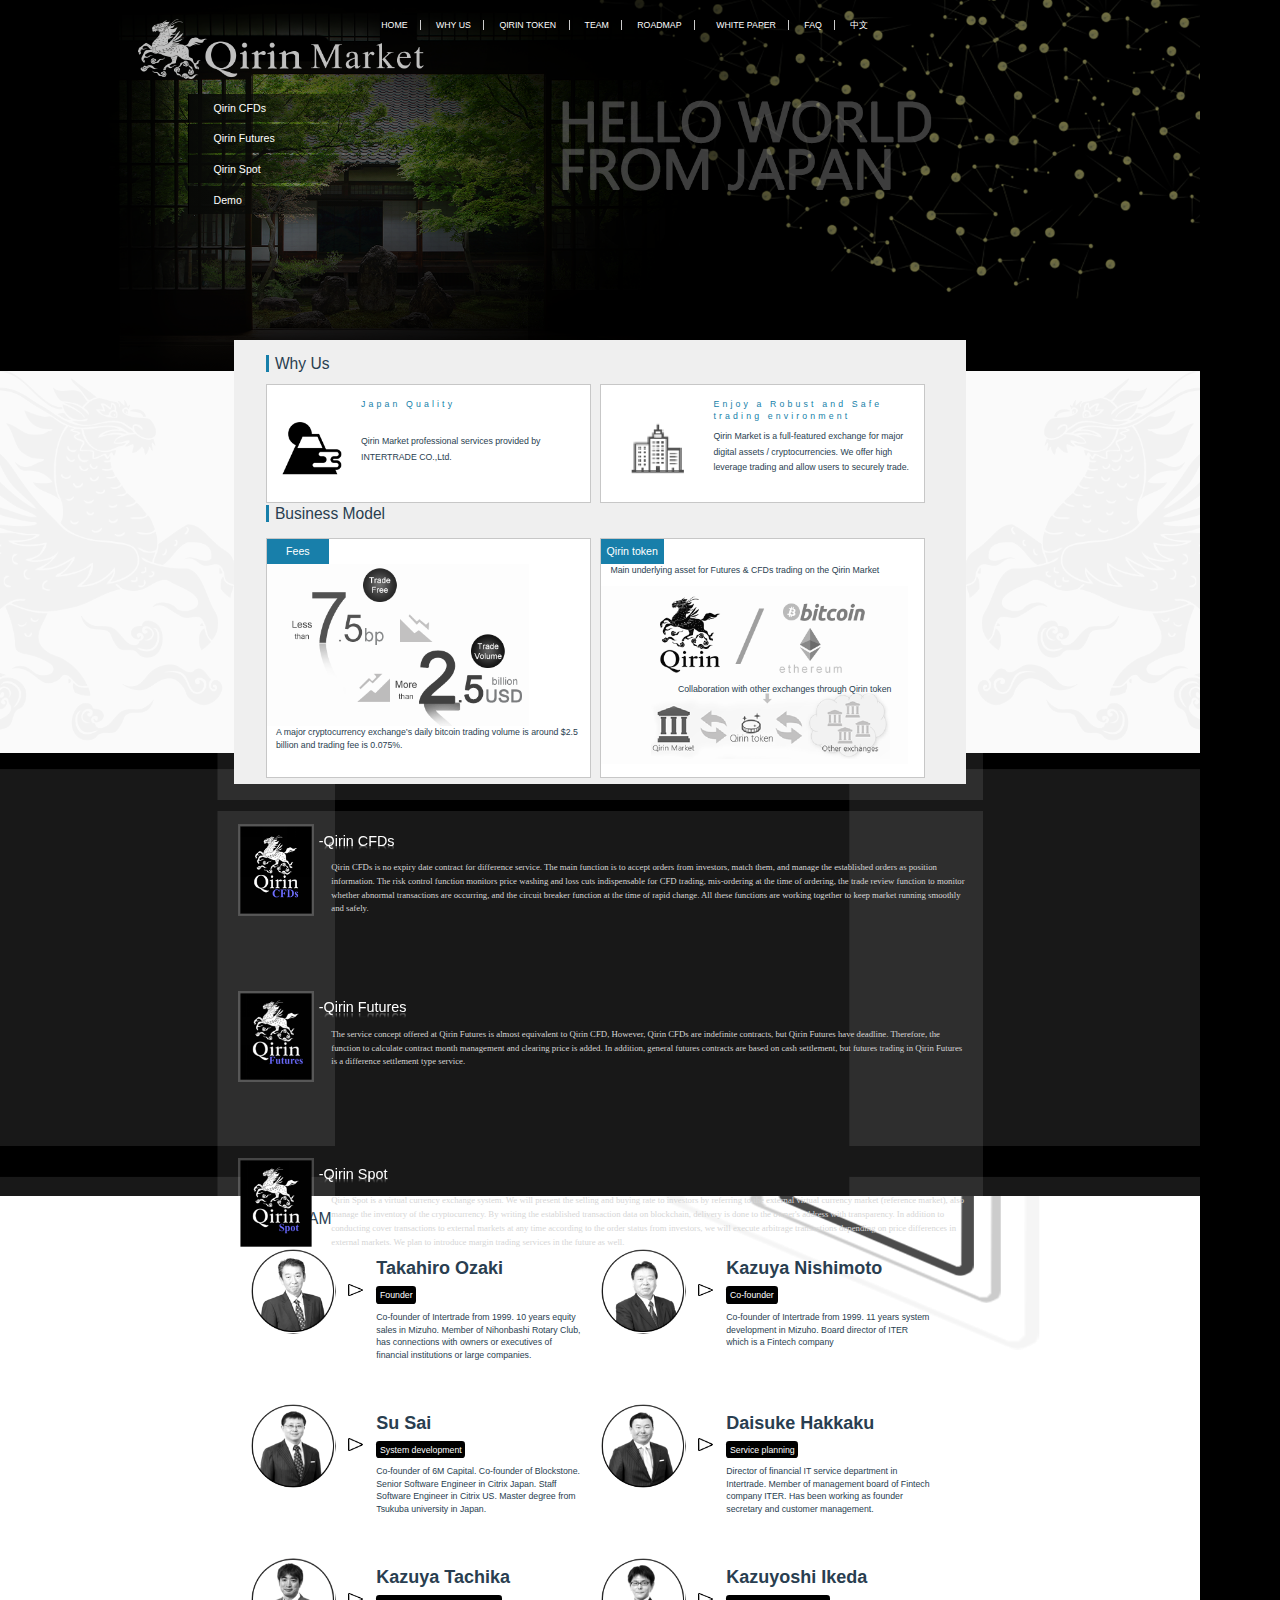
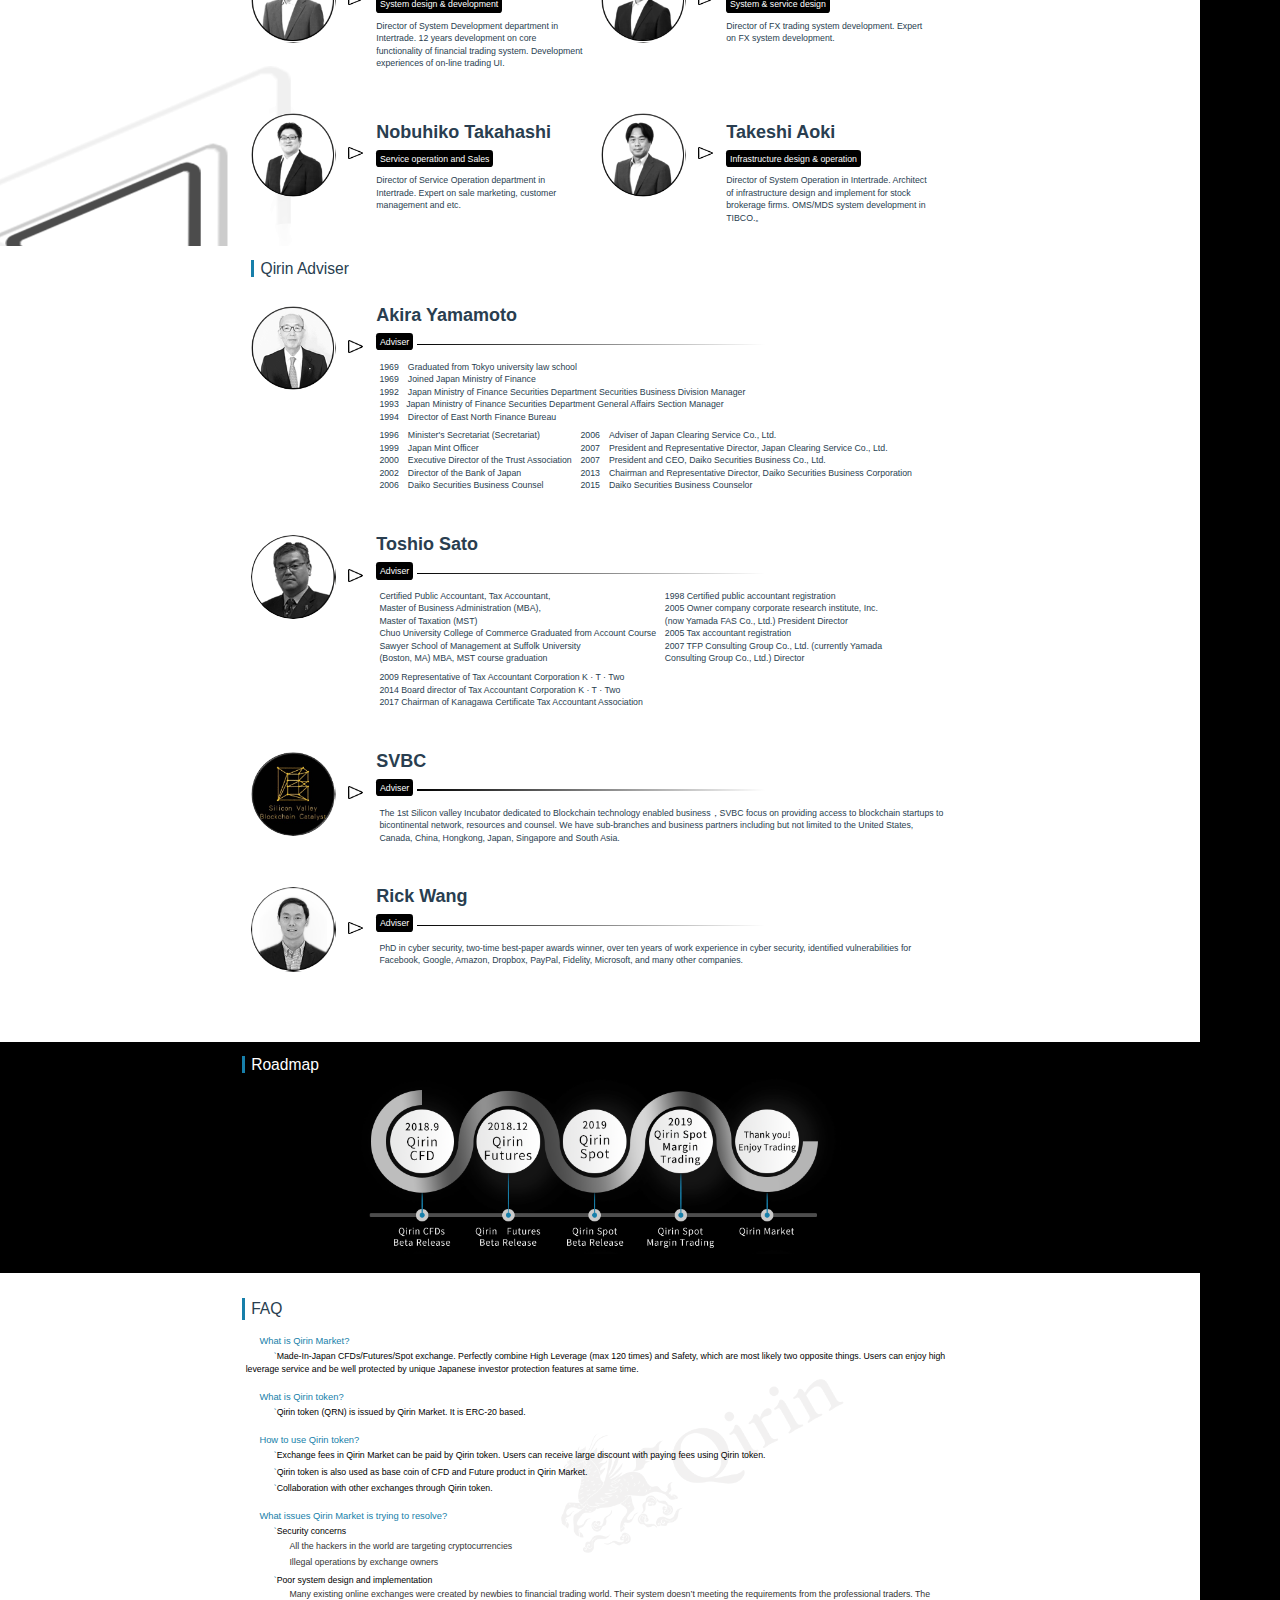
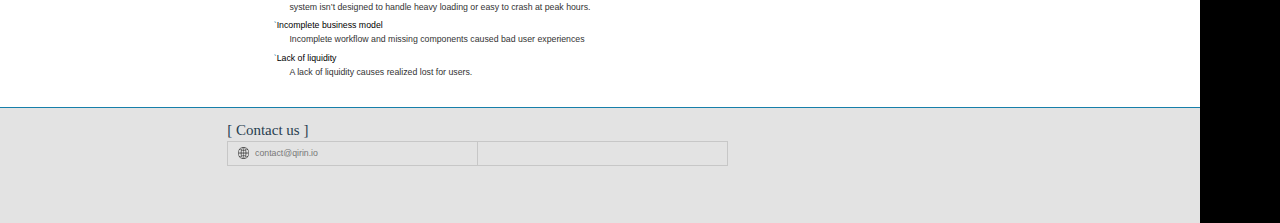
<file: index.html>
<!DOCTYPE html>
<html>
	<head>
		<meta charset="utf-8" />
		<meta name="viewport" content="width=device-width, initial-scale=1.0, minimum-scale=1.0, maximum-scale=1.0, user-scalable=no" />
		<title>Qirin</title>
		<meta name="keywords" content="Cryptocurrency" />
		<meta name="description" content="" />

		<link rel="stylesheet" href="css/bootstrap.min.css" />
		<link rel="stylesheet" href="layer/mobile/need/layer.css" />
		<link rel="stylesheet" href="font/iconfont.css" />
		<link rel="stylesheet" href="css/index_en.css" />
		<link rel="stylesheet" id='css' href="" />
		
		<!--动态css-->
		<link rel="stylesheet" href="xiao/asset/css/particle.css">
		<link rel="stylesheet" href="xiao/index_files/font-awesome.min.css">
		<script src="js/jquery.min.js"></script>
		<script src="js/bootstrap.min.js"></script>
		<script src="layer/layer.js"></script>
		<script src="js/index.js" type="text/javascript" charset="utf-8"></script>
		<script src="js/swiper.jquery.min.js"></script>
		<link rel="stylesheet" href="./Swiper-3.4.2/dist/css/swiper.min.css">    
		<link rel="shortcut icon" href="favicon.ico" type="image/x-icon">		
	</head>
	<body> 
		<div class="container">
			<!--<div class='box logobox'>
				<div class='logo'> <img src="./img/1-1.png" alt="" /></div>
			</div>-->

			
			<!--head begin-->
			<div class='box headbox'>
				<div class='head'>
					<div class='nav'>
						<span><a class="mian_js">HOME</a></span>
						<span><a href="#whyus">WHY&nbsp;US</a></span>
						<span><a href="#qirincoin">QIRIN&nbsp;TOKEN</a></span>
						<span><a href="#team">TEAM</a></span>
						<span><a href="#roadmap">ROADMAP</a></span>
						<span>
							<span href='javascript:;'>WHITE&nbsp;PAPER</span>
							<div class='pi_a'>
								<a style="text-align: left;" href="./docs/Qirin_Market_OnePager_7_6_ENG.pdf">ONE PAGER</a>
								<a style="text-align: left;" href="./docs/Qirin_Market_Deck_12_8_ENG.pdf">DECK</a>
								<a style="text-align: left;" href="#">WHITE&nbsp;PAPER(Coming)</a>
							</div>
						</span>
						<span><a href="#faq">FAQ</a></span>
						<span><a href="index_cn.html">中文</a></span>
					</div>
<!--					<div class='english'>
						<a href="index_cn.html">中文</a>
					</div> -->
					<script>
					$(function(){
						var span1=$('.nav').find('span').eq(5);
						var span7=$('.nav').find('span').eq(7);
						var pi=$('.pi_a');
						var english=$('.english');
						
						span1.hover(function(){
							pi.css('display','block');
						},function(){
							pi.css('display','none');
						})
//						pi.mouseenter(function(){
//							pi.css('display','block');
//						})
//						pi.mouseleave(function(){
//							pi.css('display','none');
//						})
						
						span7.hover(function(){
							english.css('display','block');
						},function(){
							english.css('display','none');
						}) 
					})
						
					</script>
				</div>
			</div>
			<div class='main'>
				<div class='banner'>
					<div class='logo'> <img src="./img/1-1.png" alt="" /></div>
					<span >
						<a href="#CFD">Qirin CFDs</a>
						<a href="#Futures">Qirin Futures</a>
						<a href="#Spot">Qirin Spot</a>
						<a href="demo/index.html">Demo</a>
					</span>
				</div>
				<div class='advantagebox'>
					<div class='advantage' id="whyus">
						<span class='ye_title'>Why Us
</span>
						<ul>
							<li>
								<i></i>
								<span class='ad_title'>Japan Quality</span>
								<p>Qirin Market professional services provided by INTERTRADE CO.,Ltd.</p>
							</li>
							<li>
								<i></i>
								<span class='ad_title'>Enjoy a Robust and Safe trading environment</span>
								<p>Qirin Market is a full-featured exchange for major digital assets / cryptocurrencies. We offer high leverage trading and allow users to securely trade.
</p>
									<!--<br/><span>ZLCS</span>
									<span>DAR</span>
									<span>LBC</span>-->
							</li>
						</ul>
						<div class='ad_kong'></div>
						<span class='ye_title'>Business Model
</span>
						<div class='ad_kong'></div>
						<ul>
							<li>
								<span>Fees
</span>
								<div class='s_img'></div>
								<p>A major cryptocurrency exchange’s daily bitcoin trading volume is around $2.5 billion and trading fee is 0.075%.
								</p>
							</li>
							<li>
								<span>Qirin token</span>
								<p>Main underlying asset for Futures & CFDs trading on the Qirin Market </p>
								<div class='q_img'></div>
								<p>Collaboration with other exchanges through Qirin token</p>
								<div></div>
							</li>
						</ul>
					</div>
				</div>
				<div class='coinsbox'>
					<ul class='coins'> 
						<li style=''>
							<span></span>
							<div class='coins_ev_content' id="CFD" >
								<p>-Qirin CFDs</p>
								<div>Qirin CFDs is no expiry date contract for difference service.
The main function is to accept orders from investors, match them, and manage the established orders as position information.
The risk control function monitors price washing and loss cuts indispensable for CFD trading, mis-ordering at the time of ordering, the trade review function to monitor whether abnormal transactions are occurring, and the circuit breaker function at the time of rapid change. All these functions are working together to keep market running smoothly and safely. 

								</div>
							</div>
						</li>
						<li style=''>
							<span></span>
							<div class='coins_ev_content' id="Futures">
								<p>-Qirin Futures</p> 
								<div>The service concept offered at Qirin Futures is almost equivalent to Qirin CFD, However, Qirin CFDs are indefinite contracts, but Qirin Futures have deadline. Therefore, the function to calculate contract month management and clearing price is added. In addition, general futures contracts are based on cash settlement, but futures trading in Qirin Futures is a difference settlement type service.
</div>
							</div> 
						</li> 
						<li style=''>
							<span></span>
							<div class='coins_ev_content' id="Spot">
								<p>-Qirin Spot</p>
								<div>Qirin Spot is a virtual currency exchange system.
We will present the selling and buying rate to investors by referring to the external virtual currency market (reference market), also manage the inventory of the cryptocurrency. By writing the established transaction data on blockchain, delivery is done to the owner's address with transparency. In addition to conducting cover transactions to external markets at any time according to the order status from investors, we will execute arbitrage transactions depending on price differences in external markets. We plan to introduce margin trading services in the future as well.

								<div>
							</div>
						</li>
					</ul>
				</div>

				<div class='teambox'>
					<div class='team' id="team">
						<span class='ye_title'>Qirin TEAM
</span>
						<div class='team_zhan'></div>
						<ul class='team_all'>
							<li>
								<div class='team_img team_all_img'><i></i></div>
								<div class='team_content'>
									<h4>Takahiro Ozaki</h4>
									<span>Founder</span>
									<div class='team_zhan'></div>
									<p>Co-founder of Intertrade from 1999. 10 years equity sales in Mizuho.
Member of Nihonbashi Rotary Club, has connections with owners or executives of financial institutions or large companies.

</p>
								</div>
							</li>
							<li>
								<div class='team_img team_all_img'><i></i></div>
								<div class='team_content'>
									<h4>Kazuya Nishimoto</h4>
									<span>Co-founder</span>
									<div class='team_zhan'></div>
									<p>Co-founder of Intertrade from 1999. 11 years system development in Mizuho. Board director of ITER which is a Fintech company

</p>
								</div>
							</li>
							<li>
								<div class='team_img team_all_img'><i></i></div>
								<div class='team_content'>
									<h4>Su Sai</h4>
									<span>System development</span>
									<div class='team_zhan'></div>
									
									<p>Co-founder of 6M Capital.
Co-founder of Blockstone.
Senior Software Engineer in Citrix Japan. Staff Software Engineer in Citrix US. Master degree from Tsukuba university in Japan.

</p>
								</div>
							</li>
							<li>
								<div class='team_img team_all_img'><i></i></div>
								<div class='team_content'>
									<h4>Daisuke Hakkaku
</h4>
									<span>Service planning</span>
									<div class='team_zhan'></div>
									
									<p>Director of financial IT service department in Intertrade. Member of management board of Fintech company ITER.
Has been working as founder secretary and customer management.

</p>
								</div>
							</li>
							<li>
								<div class='team_img team_all_img'><i></i></div>
								<div class='team_content'>
									<h4>Kazuya Tachika
</h4>
									<span>System design & development</span>
									<div class='team_zhan'></div>
									
									<p>Director of System Development department in Intertrade. 12 years development on core functionality of financial trading system. Development experiences of on-line trading UI.

</p>
								</div>
							</li>
							<li>
								<div class='team_img team_all_img'><i></i></div>
								<div class='team_content'>
									<h4>Kazuyoshi Ikeda
</h4>
									<span>System & service design</span>
									<div class='team_zhan'></div>
									
									<p>Director of FX trading system development. Expert on FX system development.

</p>
								</div>
							</li>
							<li>
								<div class='team_img team_all_img'><i></i></div>
								<div class='team_content'>
									<h4>Nobuhiko Takahashi
</h4>
									<span>Service operation and Sales
</span>
									<div class='team_zhan'></div>
									
									<p>Director of Service Operation department in Intertrade.
Expert on sale marketing, customer management and etc.
</p>
								</div>
							</li>
							<li>
								<div class='team_img team_all_img'><i></i></div>
								<div class='team_content'>
									<h4>Takeshi Aoki</h4>
									<span>Infrastructure design & operation</span>
									<div class='team_zhan'></div>
									
									<p>Director of System Operation in Intertrade. Architect of infrastructure design and implement for stock brokerage firms. OMS/MDS system development in TIBCO.。
</p>
								</div>
							</li>
						</ul>
						<ul class='team_counselor'>
							<span class='ye_title'>Qirin Adviser</span>
							<div class='team_zhan'></div>
							<li>
								<div class='team_img team_counselor_img'><i></i></div>
									<div class='team_content team_counselor_content'>
										<h4>Akira Yamamoto
</h4>
										<span>Adviser<div class='team_line'></div></span>
										
										<div class='team_zhan'></div>
										<div class='team_counselor_content_one'>
											<div>
												1969　Graduated from Tokyo university law school<br> 
												1969　Joined Japan Ministry of Finance<br> 
												1992　Japan Ministry of Finance Securities Department 
         Securities Business Division Manager<br> 
												1993  &nbsp;&nbsp;Japan Ministry of Finance Securities Department 
         General Affairs Section Manager<br> 
												1994　Director of East North Finance Bureau <br> 
											</div> 
											<div>
												1996　Minister's Secretariat (Secretariat)<br> 
												1999　Japan Mint Officer<br> 
												2000　Executive Director of the Trust Association<br> 
												2002　Director of the Bank of Japan<br> 
												2006　Daiko Securities Business Counsel<br> 
											</div>
											<div>
												2006　Adviser of Japan Clearing Service Co., Ltd.<br> 
												2007　President and Representative Director, Japan Clearing Service Co., Ltd.<br> 
												2007　President and CEO, Daiko Securities Business Co., Ltd.<br> 
												2013　Chairman and Representative Director, Daiko Securities Business Corporation<br> 
												2015　Daiko Securities Business Counselor
<br> 
											</div>
										</div>
									</div>
							</li>
							<li>
								<div class='team_img team_counselor_img'><i></i></div>
									<div class='team_content team_counselor_content'>
										<h4>Toshio Sato
</h4> 
										<span>Adviser<div class='team_line'></div></span>
										
										<div class='team_zhan'></div>
										<div class='team_counselor_content_one'>
											<div>
											Certified Public Accountant, Tax Accountant, <br> 
											Master of Business Administration (MBA), <br> 
											Master of Taxation (MST)<br> 
											Chuo University College of Commerce 
											Graduated from Account Course<br> 
											Sawyer School of Management at Suffolk University <br> 
											(Boston, MA) MBA, MST course graduation<br> 
											</div> 
											<div>
												1998  Certified public accountant registration<br> 
												2005  Owner company corporate research institute, Inc. <br> 
												           (now Yamada FAS Co., Ltd.) President Director<br> 
												2005  Tax accountant registration<br> 
												2007  TFP Consulting Group Co., Ltd. (currently Yamada <br> 
												           Consulting Group Co., Ltd.) Director<br> 
											</div>
											<div>
												2009  Representative of Tax Accountant Corporation K · T · Two<br> 
												2014  Board director of Tax Accountant Corporation K · T · Two<br> 
												2017  Chairman of Kanagawa Certificate Tax Accountant 
												            Association<br> 


										</div>
									</div>
								</div>
							</li>
							<li>
								<div class='team_img team_counselor_img'><i></i></div>
									<div class='team_content team_counselor_content'>
										<h4>SVBC</h4> 
										<span>Adviser<div class='team_line'></div></span>
										
										<div class='team_zhan'></div>
										<div class='team_counselor_content_one'>
											<div>
												The 1st Silicon valley Incubator dedicated to Blockchain technology enabled business，SVBC focus on providing access to blockchain startups to bicontinental network, resources and counsel. We have sub-branches and business partners including but not limited to the United States, Canada, China, Hongkong, Japan, Singapore and South Asia. 
											</div> 
									</div>
								</div>
							</li>
							<li>
								<div class='team_img team_counselor_img'><i></i></div>
									<div class='team_content team_counselor_content'>
										<h4>Rick Wang</h4> 
										<span>Adviser<div class='team_line'></div></span>
										
										<div class='team_zhan'></div>
										<div class='team_counselor_content_one'>
											<div>
												PhD in cyber security, two-time best-paper awards winner, over ten years of work experience in cyber security, identified vulnerabilities for Facebook, Google, Amazon, Dropbox, PayPal, Fidelity, Microsoft, and many other companies.
											</div> 
									</div>
								</div>
							</li>						
						</ul>
						<!--<ul class='team_investment' style='border:1px solid white;'>
							<span class='ye_title'>Investment Partners</span>
							<div class='team_zhan'></div>
							<li>
								<div class='team_img team_investment_img'></div>
									<div class='team_content team_investment_content'>
										<h4>DraperDragon</h4> 
								</div>
							</li>
							<div class='team_investment_zhan'></div>
							<li>
								<div class='team_img team_investment_img'></div>
									<div class='team_content team_investment_content'>
										<h4>BlockBullCapital</h4> 
								</div>
							</li>
							<div class='team_investment_zhan'></div>
							<li>
								<div class='team_img team_investment_img'></div>
									<div class='team_content team_investment_content'>
										<h4>Eric Gu</h4> 
								</div>
							</li>
							<div class='team_investment_zhan'></div>
							<li>
								<div class='team_img team_investment_img'></div>
									<div class='team_content team_investment_content'>
										<h4>Jic Capital</h4> 
								</div>
							</li>
							<div class='team_investment_zhan'></div>
							<li>
								<div class='team_img team_investment_img'></div>
									<div class='team_content team_investment_content'>
										<h4>6M Capital</h4> 
								</div>
							</li>
							<div class='team_investment_zhan'></div>
							<li>
								<div class='team_img team_investment_img'></div>
									<div class='team_content team_investment_content'>
										<h4>Updating</h4> 
								</div>
							</li>
						</ul>-->
					</div>
				</div>
				<div class='planbox'>
					<div class='plan' id="roadmap">
						<span class='ye_title'>Roadmap
</span>
						<div></div>
					</div>
				</div>
				<div class='questionbox'>
					<div class='question' id="faq">
						<span class='ye_title'>FAQ</span>
						<ul>
							<span class='qu_t_2'>What is Qirin Market?</span>
							<li><span class='qu_t_3'>`</span>Made-In-Japan CFDs/Futures/Spot exchange. Perfectly combine High Leverage (max 120 times) and Safety, which are most likely two opposite things. Users can enjoy high leverage service and be well protected by unique Japanese investor protection features at same time.</li>
						</ul>
						<ul>
							<span class='qu_t_2'>What is Qirin token?</span> 
							<li><span class='qu_t_3'>`</span>Qirin token (QRN) is issued by Qirin Market. It is ERC-20 based.</li>
						</ul>
						<ul>
							<span class='qu_t_2'>How to use Qirin token?</span>
							<li><span class='qu_t_3'>`</span>Exchange fees in Qirin Market can be paid by Qirin token. Users can receive large discount with paying fees using Qirin token.</li>
							<li><span class='qu_t_3'>`</span>Qirin token is also used as base coin of CFD and Future product in Qirin Market.</li>
							<li><span class='qu_t_3'>`</span>Collaboration with other exchanges through Qirin token.</li>
							
						</ul>
						<ul class='q_2'> 
							<span class='qu_t_2'>What issues Qirin Market is trying to resolve?</span>
							<ul>
								<span><span class='qu_t_3'>`</span>Security concerns</span>
								<li>All the hackers in the world are targeting cryptocurrencies</li>
								<li>Illegal operations by exchange owners</li>
							</ul>
							<ul>  
								<span><span class='qu_t_3'>`</span>Poor system design and implementation</span>
								<li>Many existing online exchanges were created by newbies to financial trading world. Their system doesn’t meeting the requirements from the professional traders. The system isn’t designed to handle heavy loading or easy to crash at peak hours.</li>
							</ul>
							<ul>
								<span><span class='qu_t_3'>`</span>Incomplete business model</span>
								<li>Incomplete workflow and missing components caused bad user experiences</li>
							</ul>
							<ul>
								<span><span class='qu_t_3'>`</span>Lack of liquidity</span>
								<li>A lack of liquidity causes realized lost for users.

</li>
							</ul>
						</ul>
					</div>
				</div>
			</div> 
			<div class='footbox'>
				<div class='foot'>
					<span>[ Contact us ]</span>
					<table>
						<tr> 
							<td><i class='email_c'></i><a href="mailto:info@qirin.io">contact@qirin.io</a></td>
							<td></td>
						</tr>
						<!--<tr>  
							<td><i class='tel_c'></i>13333333333</td>
							<td></td> 
						</tr>-->
					</table>
				</div>
			</div>
		</div>
		
	</body>
</html>
<!--<script type="text/javascript">
	$(window).on('scroll',function(){
		var srcollTop=$(window).scrollTop();
		$('.headbox').addClass('scroll_nav');
		switch(true){
			case srcollTop<400:
			$('.headbox').removeClass('scroll_nav');
		}
	})
</script> -->
<script>
	$('.mian_js').click(function(){
		$(document.body).animate({scrollTop:0},500)
	})
	$('.advantage_js').click(function(){
		$(document.body).animate({scrollTop:300},500)
	})
	$('.CFDs_js').click(function(){
		$(document.body).animate({scrollTop:800},500)
	})
	$('.Futures_js').click(function(){
		$(document.body).animate({scrollTop:900},500)
	})
	$('.Spot_js').click(function(){
		$(document.body).animate({scrollTop:1000},500)
	})
	$('.coins_js').click(function(){
		$(document.body).animate({scrollTop:950},500)
	})
	$('.team_js').click(function(){
		$(document.body).animate({scrollTop:1900},500)
	})
	$('.plan_js').click(function(){
		$(document.body).animate({scrollTop:2700},500)
	})
	$('.question_js').click(function(){
		$(document.body).animate({scrollTop:3500},500)
	})
</script>
</file>
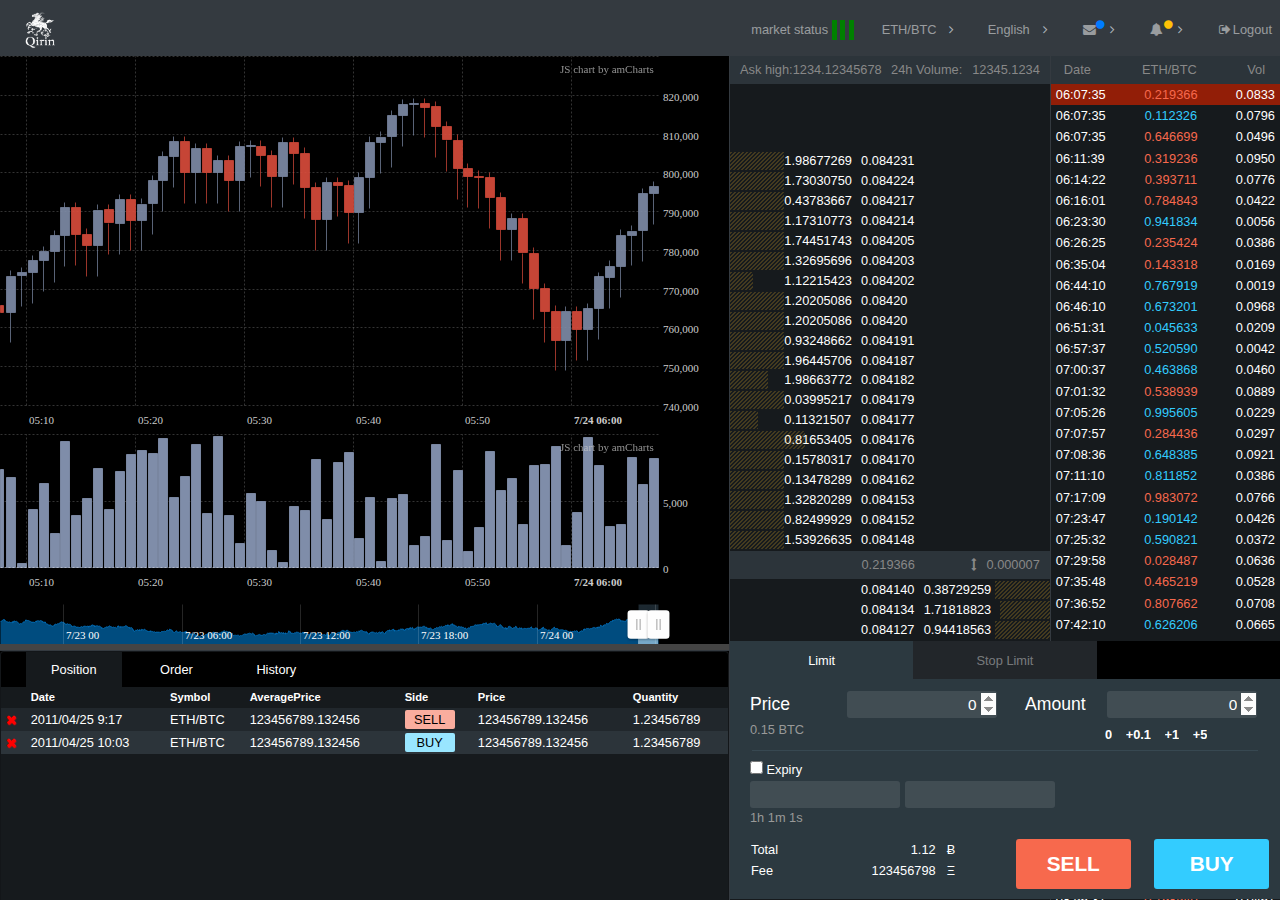
<file: demo/index.html>
<!DOCTYPE html>
<html lang="en">

<head>
  <meta charset="utf-8">
  <meta http-equiv="X-UA-Compatible" content="IE=edge">
  <meta name="viewport" content="width=device-width, initial-scale=1, shrink-to-fit=no">
  <meta name="description" content="">
  <meta name="author" content="">
  <title>Qirin</title>
  <!-- Bootstrap core CSS-->
  <link href="./vendor/bootstrap/css/bootstrap.min.css" rel="stylesheet">
  <link href="./vendor/font-awesome/css/font-awesome.min.css" rel="stylesheet" type="text/css">
  <link href="./vendor/datatables/dataTables.bootstrap4.css" rel="stylesheet">
  <link href="./css/common.css" rel="stylesheet">

  <!--<script src="/vendor/jquery/jquery.js"></script>-->
  <script src="./vendor/jquery/jquery.min.js"></script>
  <script src="./vendor/bootstrap/js/bootstrap.bundle.min.js"></script>
  <script src="./vendor/jquery-easing/jquery.easing.min.js"></script>
  <script src="./vendor/jquery/jquery-ui.min.js"></script>
  <script src="./vendor/jquery-template/jquery.loadTemplate.js"></script>
  <script src="./js/sb-admin.min.js"></script>
  <script src="./js/main.js"></script>

  <script src="./vendor/amcharts/amcharts.js" type="text/javascript"></script>
  <script src="./vendor/amcharts/serial.js" type="text/javascript"></script>
  <script src="./vendor/amcharts/amstock.js" type="text/javascript"></script>
  <script src="./js/chart-theme.js"></script>
  <script src="./js/chart.js"></script>

</head>

<body class="fixed-nav sticky-footer bg-dark sidenav-toggled" id="page-top">
  <!-- Navigation-->
  <nav class="navbar navbar-expand-lg navbar-dark bg-dark fixed-top" id="mainNav">
    <a class="navbar-brand" href="/index.html"><img src="./img/logo.png" id="logoimage"></a>
    <!--<span id="currentTime"></span>-->
    <div class="collapse navbar-collapse" id="navbarResponsive">
      <ul class="navbar-nav ml-auto">

        <li class="liMarketStatus">
          <span>market status</span>
          <div class="rect-ind">&nbsp;</div>
          <div class="rect-ind">&nbsp;</div>
          <div class="rect-ind">&nbsp;</div>
        </li>

        <li class="nav-item dropdown" id="pairDropdown">
          <a class="nav-link dropdown-toggle mr-lg-2" href="#" data-toggle="dropdown" aria-haspopup="true" aria-expanded="false">ETH/BTC</a>
          <div class="dropdown-menu" id="pairSelection" aria-labelledby="pairDropdown">
            <a class="dropdown-item" value="eth-btc">ETH/BTC</a>
            <!-- <a class="dropdown-item" value=""></a> -->
          </div>
        </li>

        <li class="nav-item dropdown" id="langDropdown">
          <a class="nav-link dropdown-toggle mr-lg-2" href="#" data-toggle="dropdown" aria-haspopup="true" aria-expanded="false">English</a>
          <div class="dropdown-menu" id="langSelection" aria-labelledby="langDropdown">
            <a class="dropdown-item" value="english">English</a>
            <a class="dropdown-item" value="chinese1">简体中文</a>
          </div>
        </li>


        <li class="nav-item dropdown">
          <a class="nav-link dropdown-toggle mr-lg-2" id="messagesDropdown" href="#" data-toggle="dropdown" aria-haspopup="true" aria-expanded="false">
            <i class="fa fa-fw fa-envelope"></i>
            <span class="d-lg-none">Messages
              <span class="badge badge-pill badge-primary">12 New</span>
            </span>
            <span class="indicator text-primary d-none d-lg-block">
              <i class="fa fa-fw fa-circle"></i>
            </span>
          </a>
          <div class="dropdown-menu" id="headermsg" aria-labelledby="messagesDropdown">
            <a class="dropdown-item" href="#">
              <strong>Sample1</strong>
              <span class="small float-right text-muted">11:21 AM</span>
              <div class="dropdown-message small">Underconstruction</div>
            </a>
            <div class="dropdown-divider"></div>
            <a class="dropdown-item" href="#">
              <strong>Sample2</strong>
              <span class="small float-right text-muted">11:21 AM</span>
              <div class="dropdown-message small">Underconstruction</div>
            </a>
            <div class="dropdown-divider"></div>
            <a class="dropdown-item" href="#">
              <strong>Sample3</strong>
              <span class="small float-right text-muted">11:21 AM</span>
              <div class="dropdown-message small">Underconstruction</div>
            </a>
            <div class="dropdown-divider"></div>
            <a class="dropdown-item small" href="#">View all messages</a>
          </div>
        </li>
        <li class="nav-item dropdown">
          <a class="nav-link dropdown-toggle mr-lg-2" href="#" data-toggle="dropdown" aria-haspopup="true" aria-expanded="false">
            <i class="fa fa-fw fa-bell"></i>
            <span class="d-lg-none">Alerts
              <span class="badge badge-pill badge-warning">6 New</span>
            </span>
            <span class="indicator text-warning d-none d-lg-block">
              <i class="fa fa-fw fa-circle"></i>
            </span>
          </a>
          <div class="dropdown-menu" id="alertsDropdown" aria-labelledby="alertsDropdown">
            <a class="dropdown-item" href="#">
              <span class="text-success">
                <strong>
                  <i class="fa fa-long-arrow-up fa-fw"></i>Status Update</strong>
              </span>
              <span class="small float-right text-muted">11:21 AM</span>
              <div class="dropdown-message small">Underconstruction</div>
            </a>
            <div class="dropdown-divider"></div>
            <a class="dropdown-item" href="#">
              <span class="text-danger">
                <strong>
                  <i class="fa fa-long-arrow-down fa-fw"></i>Status Update</strong>
              </span>
              <span class="small float-right text-muted">11:21 AM</span>
              <div class="dropdown-message small">Underconstruction</div>
            </a>
            <div class="dropdown-divider"></div>
            <a class="dropdown-item" href="#">
              <span class="text-success">
                <strong>
                  <i class="fa fa-long-arrow-up fa-fw"></i>Status Update</strong>
              </span>
              <span class="small float-right text-muted">11:21 AM</span>
              <div class="dropdown-message small">Underconstruction</div>
            </a>
            <div class="dropdown-divider"></div>
            <a class="dropdown-item small" href="#">View all alerts</a>
          </div>
        </li>
        <li class="nav-item">
          <a class="nav-link" data-toggle="modal" data-target="#exampleModal">
            <i class="fa fa-fw fa-sign-out"></i>Logout</a>
        </li>
      </ul>
    </div>
  </nav>

  <div class="content-wrapper">
    <div class="container-fluid">

      <div class="row no-gutters">
        <div id="firstCol" class="col">

          <div id="firstRow" class="row no-gutters">
            <div id="firstCol-firstRow" class="col-12 d-none d-sm-block">
              <div id="charts">
                <div id="chartdiv2"></div>
              </div>
            </div>
          </div>

          <div id="rowdevider" class="row d-none d-sm-block"></div>

          <div id="secondRow" class="row no-gutters">

              <div class="col-12">

                <div id="list">
                  <div class="card">
                    <div class="card-header">
                      <input type="radio" name="listType" value="POSITION" id="listTypePosition" checked /><label for="listTypePosition">Position</label>
                      <input type="radio" name="listType" value="ORDER" id="listTypeOrder" /><label for="listTypeOrder">Order</label>
                      <input type="radio" name="listType" value="HISTORY" id="listTypeHistory" /><label for="listTypeHistory">History</label>
                    </div>
                    <div id="positionList" class="card-body">
                      <table class="table" width="100%" cellspacing="0">
                        <thead>
                          <tr>
                            <th></th>
                            <th>Date</th>
                            <th>Symbol</th>
                            <th>AveragePrice</th>
                            <th>Side</th>
                            <th>Price</th>
                            <th>Quantity</th>
                          </tr>
                        </thead>
                        <tbody>
                          <tr>
                            <td class="table-button"><i class="fa fa-fw fa-remove"></i></td>
                            <td>2011/04/25 9:17</td>
                            <td>ETH/BTC</td>
                            <td>123456789.132456</td>
                            <td class="SELL"><span>SELL</span></td>
                            <td>123456789.132456</td>
                            <td>1.23456789</td>
                          </tr>
                          <tr>
                            <td class="table-button"><i class="fa fa-fw fa-remove"></i></td>
                            <td>2011/04/25 10:03</td>
                            <td>ETH/BTC</td>
                            <td>123456789.132456</td>
                            <td class="BUY"><span>BUY</span></td>
                            <td>123456789.132456</td>
                            <td>1.23456789</td>
                          </tr>
                        </tbody>
                      </table>
                    </div>

                    <div id="orderList" class="card-body" style="display:none;">
                      <table class="table" width="100%" cellspacing="0">
                        <thead>
                          <tr>
                          <th></th>
                            <th>Date</th>
                            <th>Pair</th>
                            <th>Type</th>
                            <th>Side</th>
                            <th>Price</th>
                            <th>Amount</th>
                            <th>Filled%</th>
                            <th>Total</th>
                          </tr>
                        </thead>
                        <tbody>
                          <tr>
                            <td class="table-button"><i class="fa fa-fw fa-remove"></i></td>
                            <td>2011/04/25 10:21</td>
                            <td>ETH/BTC</td>
                            <td>IFD</td>
                            <td class="BUY"><span>BUY</span></td>
                            <td>12345678.12345678</td>
                            <td>12345678.12345678</td>
                            <td>99.99%</td>
                            <td>123456789</td>
                          </tr>
                          <tr>
                            <td class="table-button"><i class="fa fa-fw fa-remove"></i></td>
                            <td>2011/04/25 12:54</td>
                            <td>ETH/BTC</td>
                            <td>IFD</td>
                            <td class="SELL"><span>SELL</span></td>
                            <td>12345678.12345678</td>
                            <td>12345678.12345678</td>
                            <td>99.99%</td>
                            <td>123456789</td>
                          </tr>
                          <tr>
                            <td class="table-button"><i class="fa fa-fw fa-remove"></i></td>
                            <td>2011/04/25 13:19</td>
                            <td>ETH/BTC</td>
                            <td>-</td>
                            <td class="BUY"><span>BUY</span></td>
                            <td>12345678.12345678</td>
                            <td>12345678.12345678</td>
                            <td>99.99%</td>
                            <td>123456789</td>
                          </tr>
                        </tbody>
                      </table>
                    </div>

                    <div id="historyList" class="card-body" style="display:none;">
                      <table class="table" width="100%" cellspacing="0">
                        <thead>
                          <tr>
                            <th>OrderId</th>
                            <th>transactTime</th>
                            <th>symbol</th>
                            <th>side</th>
                            <th>execQty</th>
                            <th>execAmt</th>
                            <th>fee</th>
                            <th>settlement</th>
                            <th>lastLiquidityInd</th>
                            <th>executionReason</th>
                          </tr>
                        </thead>
                        <!--
                        <tbody>
                          <tr>
                            <td>123456789</td>
                            <td>123456789</td>
                            <td>2011/04/25 10:03</td>
                            <td>ETH/BTC</td>
                            <td>Buy</td>
                            <td>12345678</td>
                            <td>12345678</td>
                            <td>12345678</td>
                            <td>12345678</td>
                            <td></td>
                            <td></td>
                            <td></td>
                          </tr>
                        </tbody>
                      -->
                      </table>
                      <div class="message">
                        <h6>Empty Execution History</h6>
                        <p>None of your orders have executed yet.</p>
                        <p>Not sure how to make an order? See the tutorial.</p>
                      </div>
                    </div>

                  </div>
                </div>

              </div>

          </div>

        </div>

        <!--
        <div id="colHider" class="d-none d-sm-block"></div>
        -->

        <div id="secondCol" class="col">
          <div id="secondCol-firstRow" class="row no-gutters">

            <div id="orderBookInfo" class="col-sm-7 col-xs-12">

                <div class="orderBookInfoFirst">
                <div class="orderBookInfoTop">
                  <span>Ask</span>
                  <span class="orderBookInfoTop_amount">high:1234.12345678</span>
                  <span class="orderBookInfoTop_mg">24h Volume:<span class="orderBookInfoTop_totalAmount">12345.1234</span></span>
                </div>
                <div class="orderBookAsk">
                  <ul id="orderBookAskList">
                    <!--
                    <li>
                      <span class="orderbook__bar"><span class="orderbook__bar__fill" style="width: 4.185%;"></span>&nbsp;</span>
                      <span class="amount">1.12345678</span>
                      <span class="price">1234567</span>
                      <span class="empty_bar"></span>
                    </li>
                    -->
                  </ul>
                </div>
                </div>

                <div class="orderBookInfoSecond">
                <div class="orderBookInfoMiddle">
                  <span class="orderBookInfoMiddle_head">&nbsp;</span>
                  <span class="orderBookInfoMiddle_amount">1234567</span>
                  <span class="orderBookInfoMiddle_arrow"><i class="fa fa-arrows-v" aria-hidden="true"></i><span class="orderBookInfoMiddle_rate">0.01%</span></span>
                </div>
                <div class="orderBookBid">
                  <ul id="orderBookBidList">
                    <!--<li><span class="empty_bar"></span><span class="empty_amount"></span><span class="price">1234567</span><span class="amount">1.12345678</span><span class="orderbook__bar"><span class="orderbook__bar__fill" style="width: 10.4508%;"></span>&nbsp;</span></li>-->
                  </ul>
                </div>
                </div>

                <div class="orderBookInfoBottom">
                  <!--<span>market status</span>
                  <div class="rect-ind">&nbsp;</div>
                  <div class="rect-ind">&nbsp;</div>
                  <div class="rect-ind">&nbsp;</div>-->
                  <span class="orderBookInfoBottom_amount">low:1234.12345678</span>
                  <span class="orderBookInfoBottom_type">Bid</span>
                </div>

            </div>

            <div class="col-sm-5 col-xs-12">

              <div class="row no-gutters">

                <div id="marketHistory" class="col-12">
                  <ul id="marketHistoryList">
                    <li>
                      <span class="marketHistory_time">Date</span>
                      <span class="marketHistory_price">Vol</span>
                      <span class="marketHistory_amount">ETH/BTC</span>
                    </li>
                  </ul>
                </div>

                <div id="accountSummary" class="col-12">
                  <span>Balance</span>
                  <table class="accountSummaryTable">
                    <tr>
                    <td>deposit</td><td>123456789</td><td>USD</td>
                    </tr>
                    <tr>
                    <td>collateral</td><td>123456789</td><td>USD</td>
                    </tr>
                    <tr>
                    <td>position</td><td>1.12345678</td><td>BTC</td>
                    </tr>
                    <tr>
                    <td>Require margin</td><td>132456789</td><td>USD</td>
                    </tr>
                    <tr>
                    <td>keep rate</td><td>99.99</td><td>%</td>
                    </tr>
                  </table>
                </div>

              </div>

            </div>

          </div>
          <div id="secondCol-secondRow" class="row no-gutters">
            <div class="col-12">

              <div id="orderpanel">


                <div class="button-group order__tab">
                  <label>
                    <input type="radio" name="place__type" value="LIMIT" id="place__radio--limit" checked>
                    <span class="button-group-item">Limit</span>
                  </label>
                  <!--<label>
                    <input type="radio" name="place__type" value="MARKET" id="place__radio--market">
                    <span class="button-group-item">Market</span>
                  </label>-->
                  <label>
                    <input type="radio" name="place__type" value="STOP-LIMIT" id="place__radio--market">
                    <span class="button-group-item">Stop Limit</span>
                  </label>
                </div>

                <!--<div class="place__incrementer">
                    <div class="place__increment--up"><i class="fa fa-fw fa-lg fa-plus noSelect"></i></div>
                    <div class="place__increment--down"><i class="fa fa-fw fa-lg fa-minus noSelect"></i></div>
                </div>-->
                <div class="order-limit">
                  <div class="order-form-limit">
                    <div class="row no-gutters">
                      <div class="col-6 order-limit-price">
                        <div class="order-limit-input">
                          <label>Price</label>
                          <input type="number" placeholder="Price" min="0" step="any" value="0">
                          <span class="minim distance">0.15 BTC</span>
                        </div>
                      </div>
                      <div class="col-6 order-limit-amount">
                        <div class="order-limit-input">
                          <label>Amount</label>
                          <input type="number" placeholder="Amount" min="0" step="any" value="0">
                        </div>
                        <div class="order-presets">
                          <button class="button raised order-preset">
                              <input type="checkbox" class="material-toggle">
                              <div class="ripple"></div>
                              <span>
                                  0
                              </span>
                          </button>
                          <button class="button raised order-preset">
                              <input type="checkbox" class="material-toggle">
                              <div class="ripple"></div>
                              <span>
                                  +0.1
                              </span>
                          </button>
                          <button class="button raised order-preset">
                              <input type="checkbox" class="material-toggle">
                              <div class="ripple"></div>
                              <span>
                                  +1
                              </span>
                          </button>
                          <button class="button raised order-preset">
                              <input type="checkbox" class="material-toggle">
                              <div class="ripple"></div>
                              <span>
                                  +5
                              </span>
                          </button>
                        </div>
                      </div>
                      <div class="col-6 order-limit-lprice">
                        <div class="order-limit-input">
                          <label>Limit Price</label>
                          <input type="number" placeholder="Limit Price" min="0" step="any" value="0">
                          <span class="minim distance">0.15 BTC</span>
                        </div>
                      </div>
                    </div>
                    <div class="row no-gutters">
                      <div class="col">
                        <hr/>
                      </div>
                    </div>
                    <div class="row no-gutters">
                      <div class="col">
                        <div class="selectExpiry">
                          <input type="checkbox" name="expire" id="selectExpiryCheck"/>
                          <label for="selectExpiryCheck">Expiry</label>
                          <div class="expiryBox">
                            <div class="inputExpiredatetime"><input type="text" id="expiredate"><input type="text" id="expiretime"></div>
                            <span class="minim expireDuration">1h 1m 1s</span><!-- 1d 1h 1m -->
                          </div>
                        </div>
                      </div>
                    </div>
                    <div id="stopLimitOptional" class="row no-gutters">
                      <div class="col-6">
                        <div class="selectStopLoss">
                          <input type="checkbox" class="toggler" id="selectStopLossCheck"/>
                          <label for="selectStopLossCheck">Stop Loss</label>
                          <div class="stopLossBox">
                            <div class="inputStopLoss"><input type="number" min="0" step="any" value="0"></div>
                            <span class="minim stopLoss">0.15E</span>
                            <div class="selectTrailStopLoss">
                              <input type="checkbox" id="selectTrailStopLossCheck">
                              <label for="selectTrailStopLossCheck">Trailing Stop Loss</label>
                            </div>
                          </div>
                        </div>
                      </div>
                      <div class="col-6">
                        <div class="selectTakeProfit">
                          <input type="checkbox" class="toggler" id="selectTakeProfitCheck"/>
                          <label for="selectTakeProfitCheck">Take Profit</label>
                          <div class="takeProfitBox">
                            <div class="inputTakeProfit"><input type="number" min="0" step="any" value="0"></div>
                            <span class="minim takeProfit">0.15E</span>
                          </div>
                        </div>
                      </div>
                    </div>
                    <div id="orderButtonRow" class="row no-gutters">
                      <div class="sub-total col-sm-6">
                        <table>
                          <tr>
                            <td class="sub-total-head">Total</td>
                            <td class="sub-total-price">1.12</td>
                            <td class="sub-total-currency">Ƀ</td>
                          </tr>
                          <tr>
                            <td class="sub-total-head">Fee</td>
                            <td class="sub-total-price">123456798</td>
                            <td class="sub-total-currency">Ξ</td>
                          </tr>
                        </table>
                      </div>

                      <div class="button-group order_buttons col-sm-6">
                        <label class="button_sell">
                            <input type="button" name="place__side" value="other-item">
                            <span class="button-group-item"><span class="button-group-item-text">SELL</span></span>
                        </label>
                        <label class="button_buy">
                            <input type="button" name="place__side" value="item">
                            <span class="button-group-item"><span class="button-group-item-text">BUY</span></span>
                        </label>
                      </div>
                    </div>
                  </div>
                </div>

              </div>

            </div>
          </div>
        </div>

      </div>

    </div>
  </div>

</body>

</html>
</file>
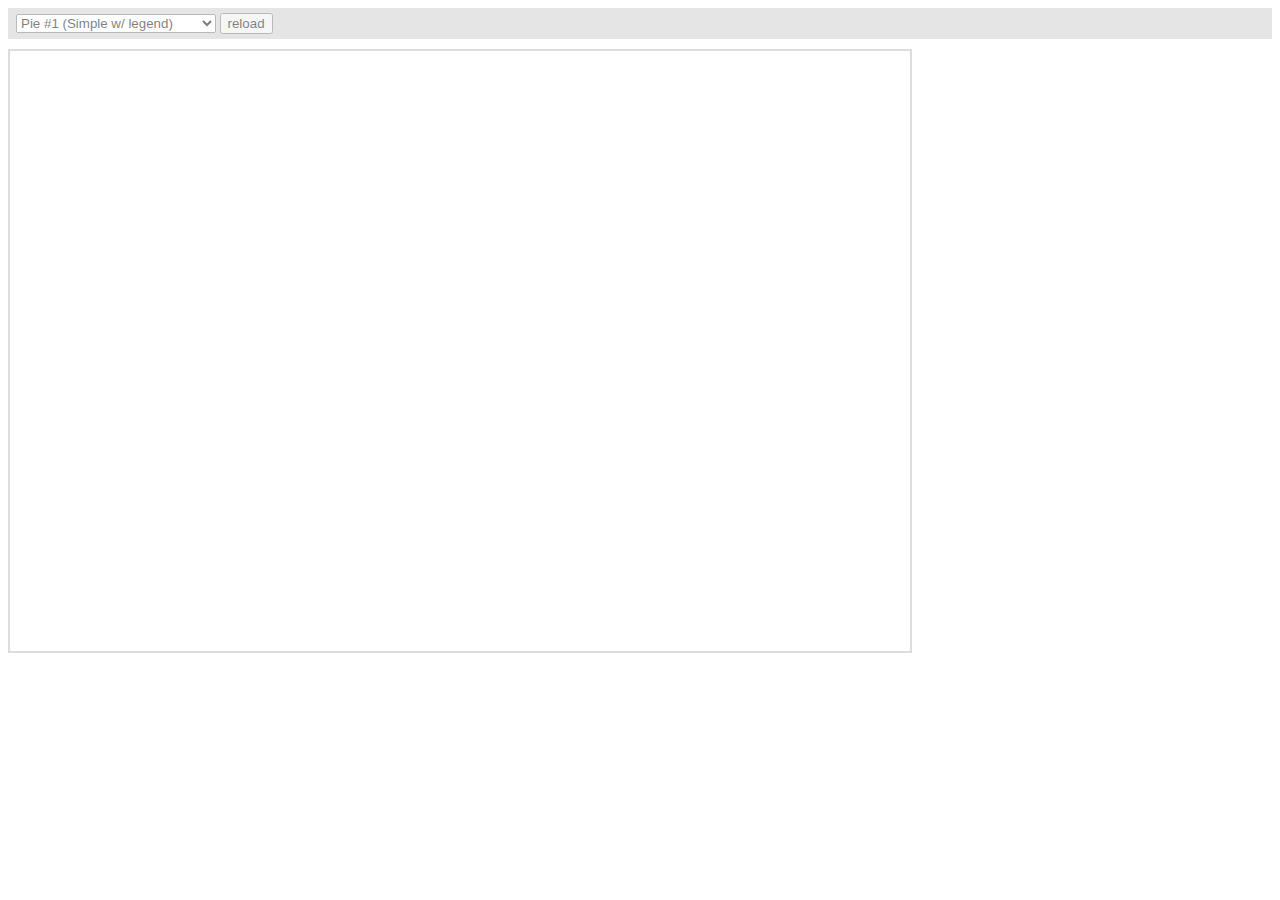
<file: demo/vendor/amcharts/plugins/export/examples/index.html>
<html>
    <head>
		<meta http-equiv="Content-Type" content="text/html; charset=utf-8">
		<meta name="viewport" content="width=device-width, initial-scale=1, maximum-scale=1">
		<meta http-equiv="X-UA-Compatible" content="IE=edge" />

		<script src="http://code.jquery.com/jquery-1.11.1.min.js"></script>

		<style type="text/css">
			iframe {
				width: 900px;
				height: 600px;
				padding: 0;
				border: 2px solid #ddd;
				overflow: hidden;
				position: relative;
			}
			#controls {
				background: #ccc;
				opacity: 0.5;
				padding: 5px 8px;
				font-size: 14px;
				font-weight: bold;
				font-family: Verdana;
				margin-bottom: 10px;
			}
		</style>

		<script type="text/javascript">
			function setType( type ) {
				$( '#iframe' ).attr( 'src', type );
			}

			function reload() {
				setType( $( '#type' ).val() + "?" + Number( new Date() ) );
			}
		</script>
	</head>
	<body>
		<div id="controls">
			<select id="type" onchange="setType(this.options[this.selectedIndex].value);">
				<option value="pie1.html" selected="selected">Pie #1 (Simple w/ legend)</option>
				<option value="pie2.html"/>Pie #2 (3D w/ legend)</option>
				<option value="pie3.html"/>Pie #3 (w/ ext. legend bottom)</option>
				<option value="pie4.html"/>Pie #4 Multiple instances</option>
				<option value="serial1.html">Serial #1 (Area)</option>
				<option value="serial2.html">Serial #2 (Bar &amp; Line)</option>
				<option value="serial3.html">Serial #3 (Line w/ zoom)</option>
				<option value="xy.html">XY</option>
				<option value="radar.html">Radar</option>
				<option value="gauge.html">Gauge</option>
				<option value="funnel.html">Funnel</option>
				<option value="stock.html">Stock</option>
				<option value="map.html">Map</option>
				<option value="gantt.html">Gantt</option>
				<option value="advanced.html">Advanced</option>
			</select>
			<input type="button" value="reload" onclick="reload();" />
		</div>

		<iframe id="iframe" src="pie1.html" frameborder="0"></iframe>
	</body>
</html>
</file>
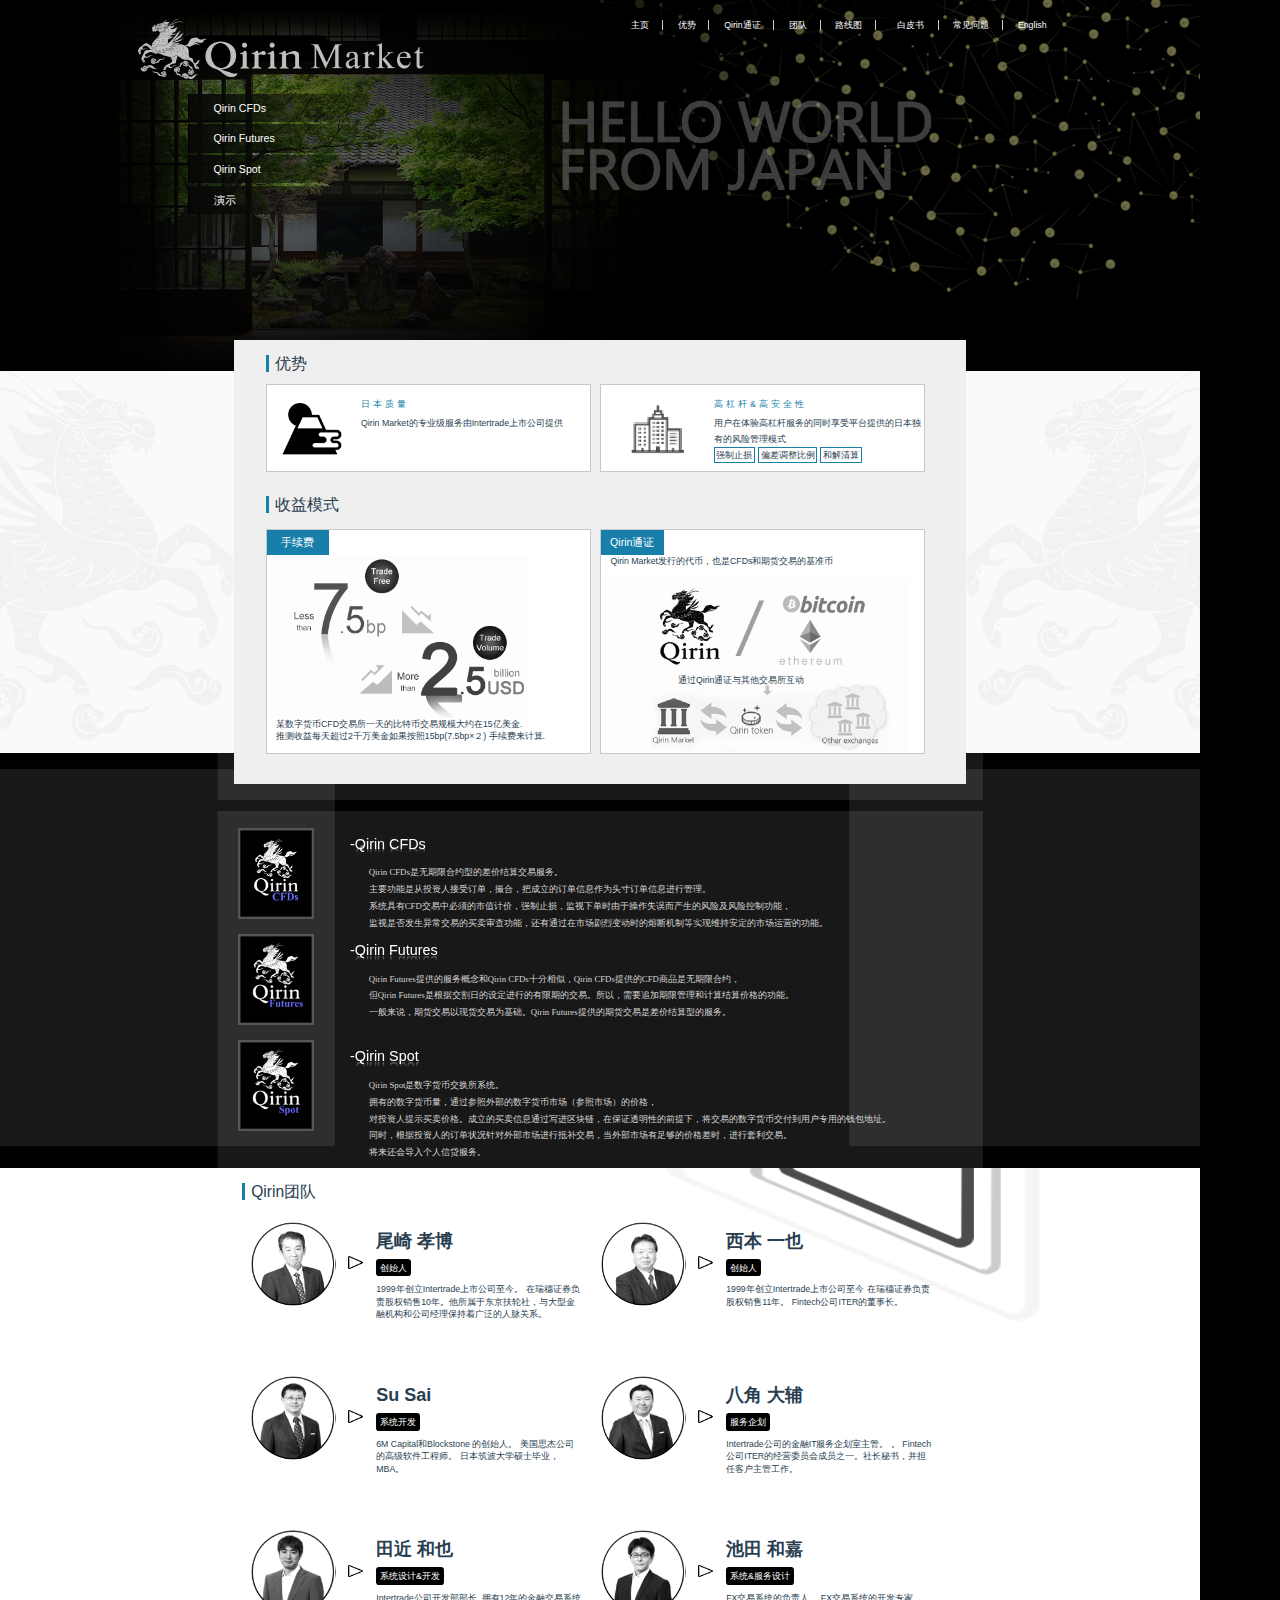
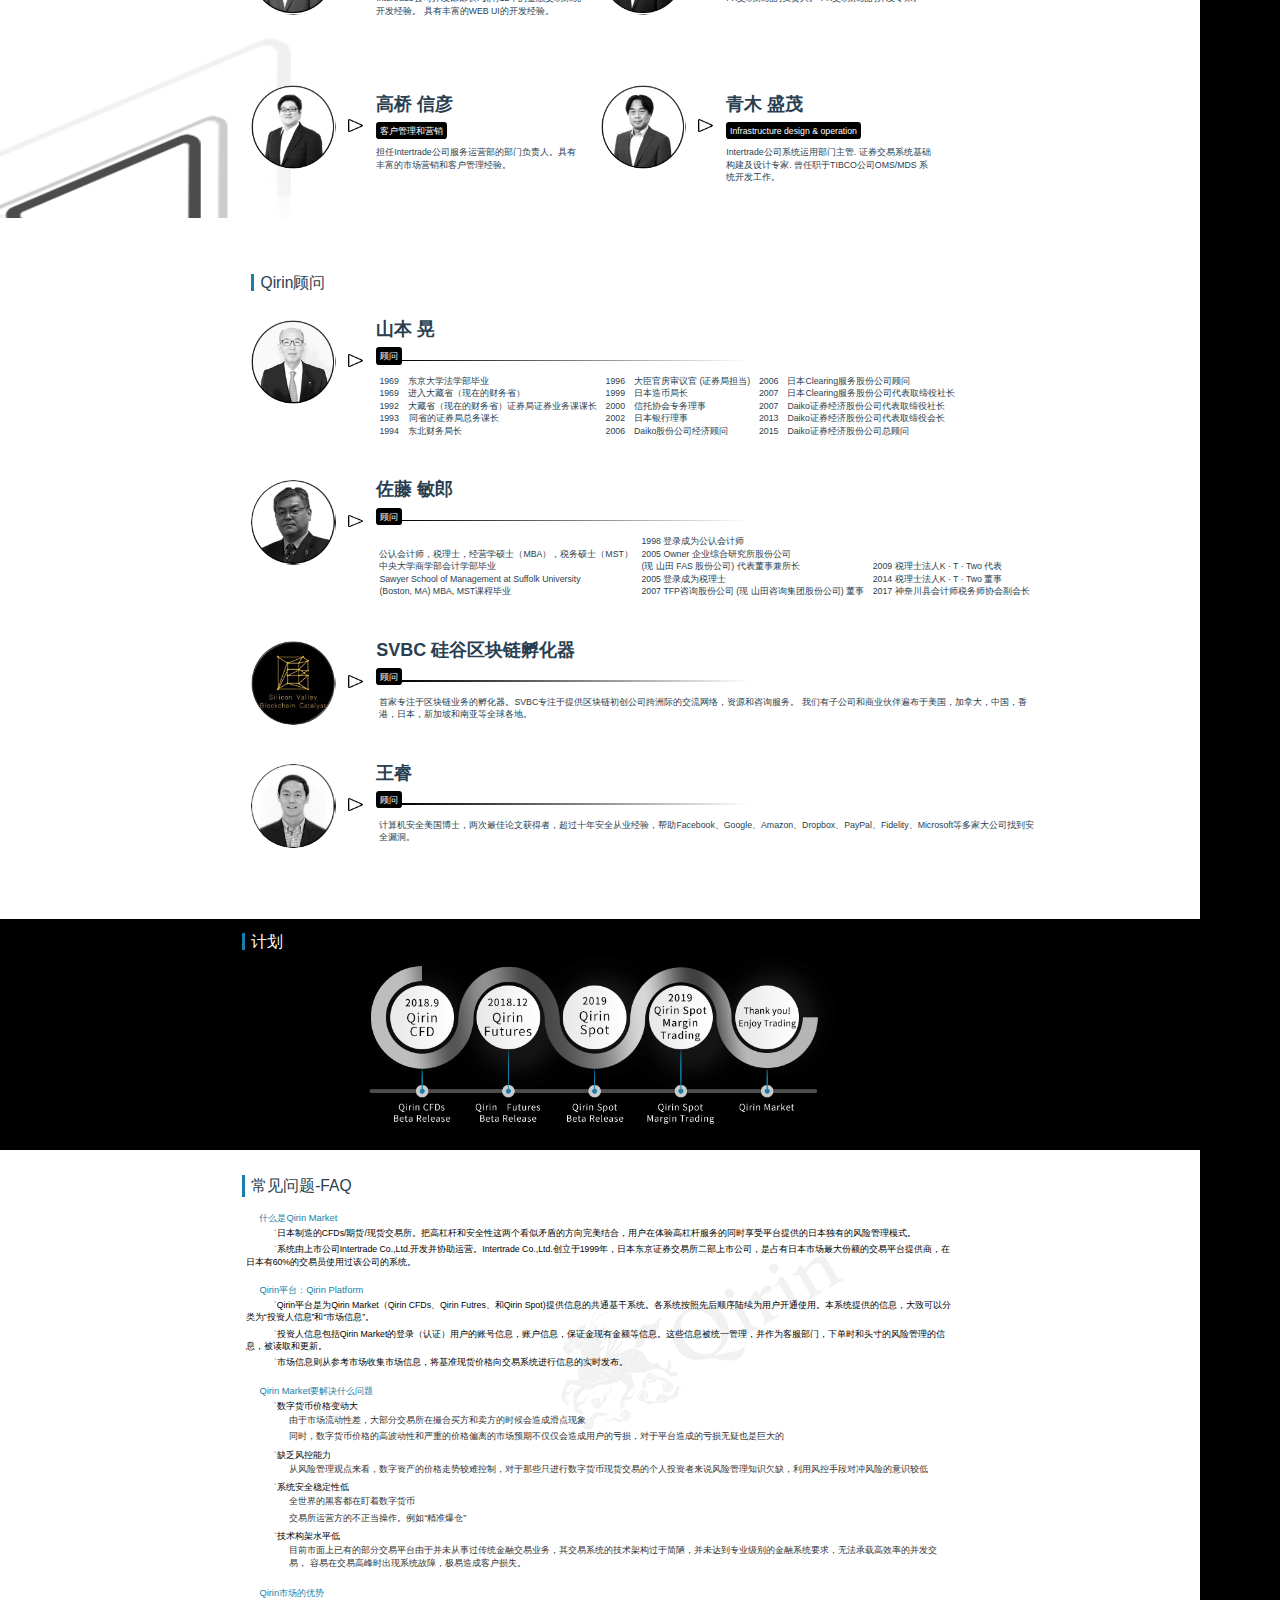
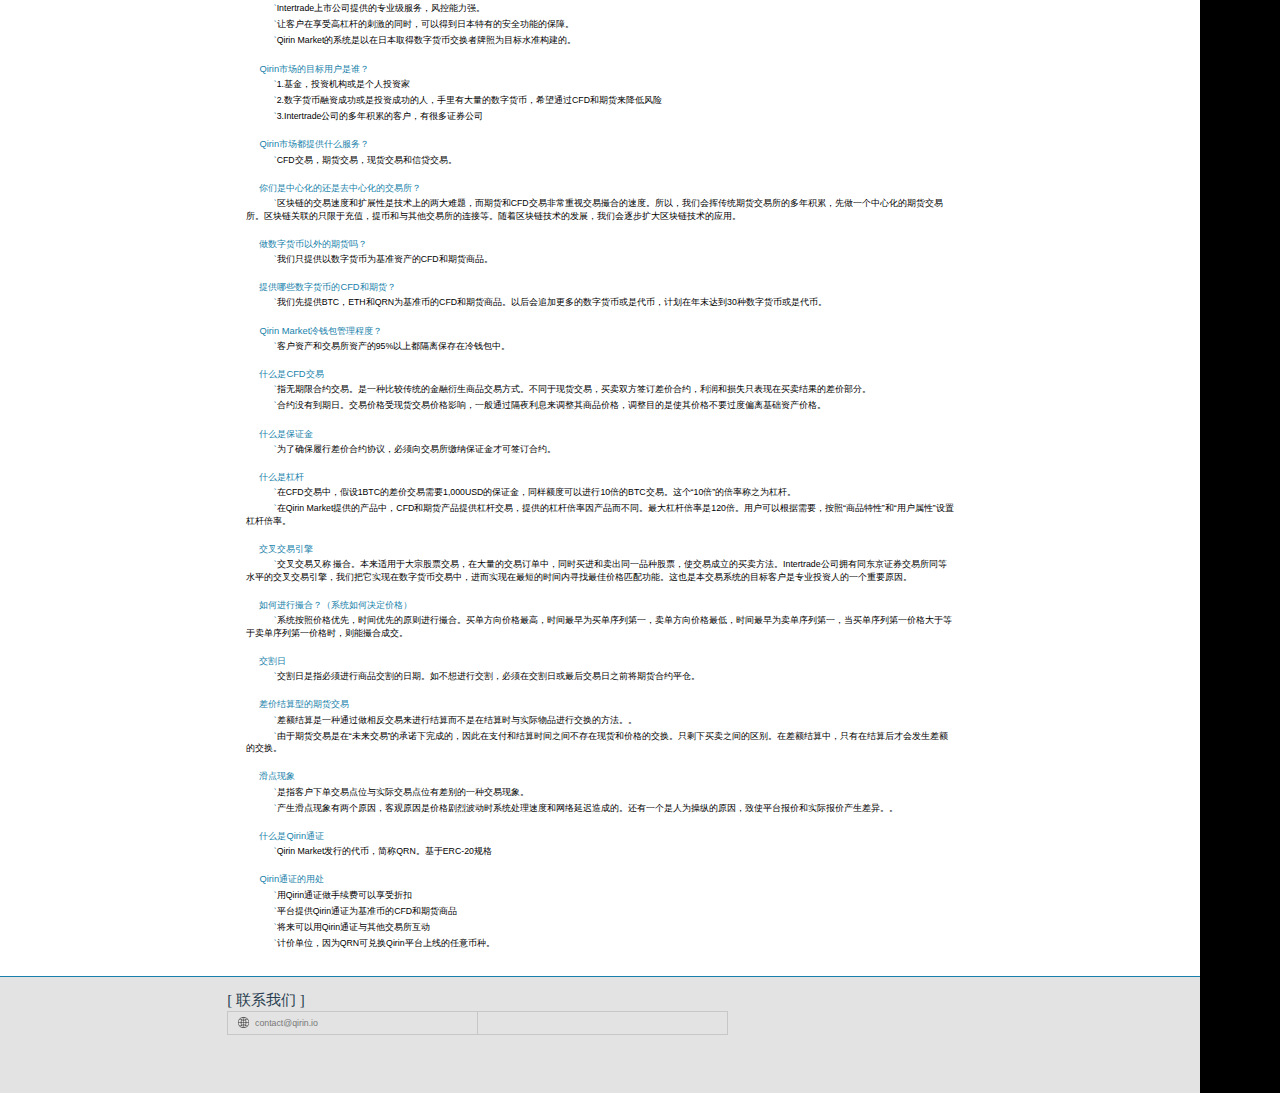
<file: index_cn.html>
<!DOCTYPE html>
<html>
	<head>
		<meta charset="utf-8" />
		<meta name="viewport" content="width=device-width, initial-scale=1.0, minimum-scale=1.0, maximum-scale=1.0, user-scalable=no" />
		<title>Qirin</title>
		<meta name="keywords" content="虚拟货币" />
		<meta name="description" content="" />

		<link rel="stylesheet" href="css/bootstrap.min.css" />
		<link rel="stylesheet" href="layer/mobile/need/layer.css" />
		<link rel="stylesheet" href="font/iconfont.css" />
		<link rel="stylesheet" href="css/index.css" />
		<link rel="stylesheet" id='css' href="" />
		
		<!--动态css-->
		<link rel="stylesheet" href="xiao/asset/css/particle.css">
		<link rel="stylesheet" href="xiao/index_files/font-awesome.min.css">
		<script src="js/jquery.min.js"></script>
		<script src="js/bootstrap.min.js"></script>
		<script src="layer/layer.js"></script>
		<script src="js/index.js" type="text/javascript" charset="utf-8"></script>
		<script src="js/swiper.jquery.min.js"></script>
		<link rel="stylesheet" href="./Swiper-3.4.2/dist/css/swiper.min.css">    	
		<link rel="shortcut icon" href="favicon.ico" type="image/x-icon">
	</head>
	<body> 
		<div class="container">
			<!--<div class='box logobox'>
				<div class='logo'> <img src="./img/1-1.png" alt="" /></div>
			</div>-->

			
			<!--head begin-->
			<div class='box headbox'>
				<div class='head'>
					<div class='nav'>
						<span><a class="mian_js">主页</a></span>
						<span><a href="#whyus">优势</a></span>
						<span><a href="#qirincoin">Qirin通证</a></span>
						<span><a href="#team">团队</a></span>
						<span><a href="#roadmap">路线图</a></span>
						<span> 
							<span href='javascript:;'>白皮书</span>
							<div class='pi_a'>
								<a href="./docs/Qirin_Market_OnePager_7_6_CHN.pdf">单页简介</a>
								<a href="./docs/Qirin_Market_Deck_12_8_CHN.pdf">轻皮书</a>
								<a href="./docs/QirinMarketWhitePaper_ver.1.3_CHN.pdf">白皮书</a>
							</div>
						</span>
						<span><a href="#faq">常见问题</a></span>
						<span><a href="index.html">English</a></span>						
					</div>
					
					
					
<!--					<div class='english'>
						<a href="./index.html">English</a>
					</div> -->
					<script>
					$(function(){
						var span1=$('.nav').find('span').eq(5);
						var span7=$('.nav').find('span').eq(7);
						var pi=$('.pi_a');
						var english=$('.english');
						
						span1.hover(function(){
							pi.css('display','block');
						},function(){
							pi.css('display','none'); 
						})
//						pi.mouseenter(function(){
//							pi.css('display','block');
//						})
//						pi.mouseleave(function(){
//							pi.css('display','none');
//						})
						
						span7.hover(function(){
							english.css('display','block');
						},function(){
							english.css('display','none');
						}) 
//						english.mouseenter(function(){
//							english.css('display','block');
//						})
//						english.mouseleave(function(){
//							english.css('display','none');
//						})
					})
						
					</script>
				</div>
			</div>
			<div class='main'>
				<div class='banner'>
					<div class='logo'> <img src="./img/1-1.png" alt="" /></div>
					<span >
						<a href="#CFD">Qirin CFDs</a>
						<a href="#Futures">Qirin Futures</a>
						<a href="#Spot">Qirin Spot</a>
						<a href="demo/index.html">演示</a>
					</span>
				</div>
				<div class='advantagebox' id="whyus">
					<div class='advantage'>
						<span class='ye_title'>优势</span>
						<ul>
							<li>
								<i></i>
								<span class='ad_title'>日本质量</span>
								<p>Qirin Market的专业级服务由Intertrade上市公司提供</p>
							</li>
							<li>
								<i></i>
								<span class='ad_title'>高杠杆&高安全性</span>
								<p>
									用户在体验高杠杆服务的同时享受平台提供的日本独有的风险管理模式<br/>
									<span>强制止损</span>
									<span>偏差调整比例</span>
									<span>和解清算</span>
								</p>
							</li>
						</ul>
						<div class='ad_kong'></div>
						<span class='ye_title'>收益模式</span>
						<div class='ad_kong'></div>
						<ul>
							<li>
								<span>手续费</span>
								<div class='s_img'></div>
								<p>某数字货币CFD交易所一天的比特币交易规模大约在15亿美金.<br>
									推测收益每天超过2千万美金如果按照15bp(7.5bp×２) 手续费来计算.								
								</p>
							</li>
							<li>
								<span>Qirin通证</span>
								<p>Qirin Market发行的代币，也是CFDs和期货交易的基准币</p>
								<div class='q_img'></div>
								<p>通过Qirin通证与其他交易所互动</p>
								<div></div>
							</li>
						</ul>
					</div>
				</div>
				<div class='coinsbox'>
					<ul class='coins'> 
						<li>
							<span></span>
							<div class='coins_ev_content' id="CFD">
								<p>-Qirin CFDs</p>
								<div>Qirin CFDs是无期限合约型的差价结算交易服务。<br/>
主要功能是从投资人接受订单，撮合，把成立的订单信息作为头寸订单信息进行管理。<br/>
系统具有CFD交易中必须的市值计价，强制止损，监视下单时由于操作失误而产生的风险及风险控制功能，<br/>
监视是否发生异常交易的买卖审查功能，还有通过在市场剧烈变动时的熔断机制等实现维持安定的市场运营的功能。
								</div>
							</div>
						</li>
						<li>
							<span></span>
							<div class='coins_ev_content' id="Futures">
								<p>-Qirin Futures</p> 
								<div>Qirin Futures提供的服务概念和Qirin CFDs十分相似，Qirin CFDs提供的CFD商品是无期限合约，<br/>
									但Qirin Futures是根据交割日的设定进行的有限期的交易。所以，需要追加期限管理和计算结算价格的功能。<br/>
									一般来说，期货交易以现货交易为基础。Qirin Futures提供的期货交易是差价结算型的服务。
</div>
							</div> 
						</li> 
						<li>
							<span></span>
							<div class='coins_ev_content' id="Spot">
								<p>-Qirin Spot</p>
								<div>Qirin Spot是数字货币交换所系统。<br/>
								拥有的数字货币量，通过参照外部的数字货币市场（参照市场）的价格，<br/>
								对投资人提示买卖价格。成立的买卖信息通过写进区块链，在保证透明性的前提下，将交易的数字货币交付到用户专用的钱包地址。<br/>
								同时，根据投资人的订单状况针对外部市场进行抵补交易，当外部市场有足够的价格差时，进行套利交易。<br/>
								将来还会导入个人信贷服务。
								<div>
							</div>
						</li>
					</ul>
				</div>
				
				<div class='teambox' id="team">
					<div class='team'>
						<span class='ye_title'>Qirin团队</span>
						<div class='team_zhan'></div>
						<ul class='team_all'>
							<li>
								<div class='team_img team_all_img'><i></i></div>
								<div class='team_content'>
									<h4>尾崎 孝博</h4>
									<span>创始人</span>
									<div class='team_zhan'></div>
									<p>1999年创立Intertrade上市公司至今。
在瑞穗证券负责股权销售10年。他所属于东京扶轮社，与大型金融机构和公司经理保持着广泛的人脉关系。
</p>
								</div>
							</li>
							<li>
								<div class='team_img team_all_img'><i></i></div>
								<div class='team_content'>
									<h4>西本 一也</h4>
									<span>创始人</span>
									<div class='team_zhan'></div>
									<p>1999年创立Intertrade上市公司至今
在瑞穗证券负责股权销售11年。 Fintech公司ITER的董事长。
</p>
								</div>
							</li>
							<li>
								<div class='team_img team_all_img'><i></i></div>
								<div class='team_content'>
									<h4>Su Sai</h4>
									<span>系统开发</span>
									<div class='team_zhan'></div>
									
									<p>6M Capital和Blockstone
的创始人。
美国思杰公司的高级软件工程师。 日本筑波大学硕士毕业，MBA。
</p>
								</div>
							</li>
							<li>
								<div class='team_img team_all_img'><i></i></div>
								<div class='team_content'>
									<h4>八角 大辅</h4>
									<span>服务企划</span>
									<div class='team_zhan'></div>
									
									<p>Intertrade公司的金融IT服务企划室主管。 。 Fintech公司ITER的经营委员会成员之一。社长秘书，并担任客户主管工作。
</p>
								</div>
							</li>
							<li>
								<div class='team_img team_all_img'><i></i></div>
								<div class='team_content'>
									<h4>田近 和也</h4>
									<span>系统设计&开发</span>
									<div class='team_zhan'></div>
									
									<p>Intertrade公司开发部部长. 拥有12年的金融交易系统开发经验。 具有丰富的WEB UI的开发经验。
</p>
								</div>
							</li>
							<li>
								<div class='team_img team_all_img'><i></i></div>
								<div class='team_content'>
									<h4>池田 和嘉</h4>
									<span>系统&服务设计</span>
									<div class='team_zhan'></div>
									
									<p>FX交易系统的负责人。 FX交易系统的开发专家。
</p>
								</div>
							</li>
							<li>
								<div class='team_img team_all_img'><i></i></div>
								<div class='team_content'>
									<h4>高桥 信彦</h4>
									<span>客户管理和营销</span>
									<div class='team_zhan'></div>
									
									<p>担任Intertrade公司服务运营部的部门负责人。具有丰富的市场营销和客户管理经验。</p>
								</div>
							</li>
							<li>
								<div class='team_img team_all_img'><i></i></div>
								<div class='team_content'>
									<h4>青木 盛茂</h4>
									<span>Infrastructure design & operation</span>
									<div class='team_zhan'></div>
									
									<p>Intertrade公司系统运用部门主管. 证券交易系统基础构建及设计专家. 曾任职于TIBCO公司OMS/MDS 系统开发工作。
</p>
								</div>
							</li>
						</ul>
						<ul class='team_counselor'>
							<span class='ye_title'>Qirin顾问</span>
							<div class='team_zhan'></div>
							<li>
								<div class='team_img team_counselor_img'><i></i></div>
									<div class='team_content team_counselor_content'>
										<h4>山本 晃</h4> 
										<span>顾问<div class='team_line'></div></span>
										
										<div class='team_zhan'></div>
										<div class='team_counselor_content_one'>
											<div>
												1969　东京大学法学部毕业<br> 
												1969　进入大藏省（现在的财务省）<br> 
												1992　大藏省（现在的财务省）证券局证券业务课课长<br> 
												1993 &nbsp;&nbsp;&nbsp;同省的证券局总务课长<br>  
												1994　东北财务局长 <br> 
											</div> 
											<div>
												1996　大臣官房审议官 (证券局担当)<br> 
												1999　日本造币局长<br> 
												2000　信托协会专务理事<br> 
												2002　日本银行理事<br> 
												2006　Daiko股份公司经济顾问<br> 
											</div>
											<div>
												2006　日本Clearing服务股份公司顾问<br> 
												2007　日本Clearing服务股份公司代表取缔役社长<br> 
												2007　Daiko证券经济股份公司代表取缔役社长<br> 
												2013　Daiko证券经济股份公司代表取缔役会长<br> 
												2015　Daiko证券经济股份公司总顾问<br> 
										</div>
									</div>
								</div>
							</li>
							<li>
								<div class='team_img team_counselor_img'><i></i></div>
									<div class='team_content team_counselor_content'>
										<h4>佐藤 敏郎</h4> 
										<span>顾问<div class='team_line'></div></span>
										
										<div class='team_zhan'></div>
										<div class='team_counselor_content_one'>
											<div>
												公认会计师，税理士，经营学硕士（MBA），税务硕士（MST）<br> 
												中央大学商学部会计学部毕业<br> 
												Sawyer School of Management at Suffolk University<br>  
												(Boston, MA) MBA, MST课程毕业<br> 
											</div> 
											<div>
												1998  登录成为公认会计师<br> 
												2005  Owner 企业综合研究所股份公司 <br> 
           										(现 山田 FAS 股份公司) 代表董事兼所长<br> 
												2005  登录成为税理士<br> 
												2007  TFP咨询股份公司 (现 山田咨询集团股份公司) 董事<br> 
											</div>
											<div>
												2009  税理士法人K · T · Two 代表<br> 
												2014  税理士法人K · T · Two 董事<br> 
												2017  神奈川县会计师税务师协会副会长<br> 

										</div>
									</div>
								</div>
							</li>
							<li>
								<div class='team_img team_counselor_img'><i></i></div>
									<div class='team_content team_counselor_content'>
										<h4>SVBC 硅谷区块链孵化器</h4> 
										<span>顾问<div class='team_line'></div></span>
										
										<div class='team_zhan'></div>
										<div class='team_counselor_content_one'>
											<div>
												首家专注于区块链业务的孵化器。SVBC专注于提供区块链初创公司跨洲际的交流网络，资源和咨询服务。 我们有子公司和商业伙伴遍布于美国，加拿大，中国，香港，日本，新加坡和南亚等全球各地。
											</div> 
									</div>
								</div>
							</li>
							<li>
								<div class='team_img team_counselor_img'><i></i></div>
									<div class='team_content team_counselor_content'>
										<h4>王睿</h4> 
										<span>顾问<div class='team_line'></div></span>
										
										<div class='team_zhan'></div>
										<div class='team_counselor_content_one'>
											<div>
												计算机安全美国博士，两次最佳论文获得者，超过十年安全从业经验，帮助Facebook、Google、Amazon、Dropbox、PayPal、Fidelity、Microsoft等多家大公司找到安全漏洞。
											</div> 
									</div>
								</div>
							</li>
						</ul>
						<!--<ul class='team_investment' style='border:1px solid white;'>
							<span class='ye_title'>投资伙伴</span>
							<div class='team_zhan'></div>
							<li>
								<div class='team_img team_investment_img'></div>
									<div class='team_content team_investment_content'>
										<h4>德鼎创新</h4> 
								</div>
							</li>
							<div class='team_investment_zhan'></div>
							<li>
								<div class='team_img team_investment_img'></div>
									<div class='team_content team_investment_content'>
										<h4>火牛资本</h4> 
								</div>
							</li>
							<div class='team_investment_zhan'></div>
							<li>
								<div class='team_img team_investment_img'></div>
									<div class='team_content team_investment_content'>
										<h4>初夏虎</h4> 
								</div>
							</li>
							<div class='team_investment_zhan'></div>
							<li>
								<div class='team_img team_investment_img'></div>
									<div class='team_content team_investment_content'>
										<h4>极客资本</h4> 
								</div>
							</li>
							<div class='team_investment_zhan'></div>
							<li>
								<div class='team_img team_investment_img'></div>
									<div class='team_content team_investment_content'>
										<h4>六兆资本</h4> 
								</div>
							</li>
							<div class='team_investment_zhan'></div>
							<li>
								<div class='team_img team_investment_img'></div>
									<div class='team_content team_investment_content'>
										<h4>逐步更新中</h4> 
								</div>
							</li>
						</ul>-->
					</div>
				</div>
				<div class='planbox' id="roadmap">
					<div class='plan'>
						<span class='ye_title'>计划</span>
						<div></div>
					</div>
				</div>
				<div class='questionbox' id="faq">
					<div class='question'>
						<span class='ye_title'>常见问题-FAQ</span>
						<ul>
							<span class='qu_t_2'>什么是Qirin Market</span>
							<li><span class='qu_t_3'>`</span>日本制造的CFDs/期货/现货交易所。把高杠杆和安全性这两个看似矛盾的方向完美结合，用户在体验高杠杆服务的同时享受平台提供的日本独有的风险管理模式。</li>
							<li><span class='qu_t_3'>`</span>系统由上市公司Intertrade Co.,Ltd.开发并协助运营。Intertrade Co.,Ltd.创立于1999年，日本东京证券交易所二部上市公司，是占有日本市场最大份额的交易平台提供商，在日本有60%的交易员使用过该公司的系统。</li>
						</ul>
						<ul>
							<span class='qu_t_2'>Qirin平台：Qirin Platform</span> 
							<li><span class='qu_t_3'>`</span>Qirin平台是为Qirin Market（Qirin CFDs、Qirin Futres、和Qirin Spot)提供信息的共通基干系统。各系统按照先后顺序陆续为用户开通使用。本系统提供的信息，大致可以分类为“投资人信息”和“市场信息”。</li>	
							<li><span class='qu_t_3'>`</span>投资人信息包括Qirin Market的登录（认证）用户的账号信息，账户信息，保证金现有金额等信息。这些信息被统一管理，并作为客服部门，下单时和头寸的风险管理的信息，被读取和更新。</li>	
							<li><span class='qu_t_3'>`</span>市场信息则从参考市场收集市场信息，将基准现货价格向交易系统进行信息的实时发布。</li>	
							
						</ul>
						<ul class='q_2'> 
							<span class='qu_t_2'>Qirin Market要解决什么问题</span>
							<ul>
								<span><span class='qu_t_3'>`</span>数字货币价格变动大</span>
								<li>由于市场流动性差，大部分交易所在撮合买方和卖方的时候会造成滑点现象</li>
								<li>同时，数字货币价格的高波动性和严重的价格偏离的市场预期不仅仅会造成用户的亏损，对于平台造成的亏损无疑也是巨大的</li>
							</ul>
							<ul>  
								<span><span class='qu_t_3'>`</span>缺乏风控能力</span>
								<li>从风险管理观点来看，数字资产的价格走势较难控制，对于那些只进行数字货币现货交易的个人投资者来说风险管理知识欠缺，利用风控手段对冲风险的意识较低</li>
							</ul>
							<ul>
								<span><span class='qu_t_3'>`</span>系统安全稳定性低</span>
								<li>全世界的黑客都在盯着数字货币</li>
								<li>交易所运营方的不正当操作。例如“精准爆仓”</li>
							</ul>
							<ul>  
								<span><span class='qu_t_3'>`</span>技术构架水平低</span>
								<li>目前市面上已有的部分交易平台由于并未从事过传统金融交易业务，其交易系统的技术架构过于简陋，并未达到专业级别的金融系统要求，无法承载高效率的并发交易， 容易在交易高峰时出现系统故障，极易造成客户损失。</li>
							</ul>
						</ul>
						<ul>
							<span class='qu_t_2'>Qirin市场的优势</span> 
							<li><span class='qu_t_3'>`</span>Intertrade上市公司提供的专业级服务，风控能力强。</li>	
							<li><span class='qu_t_3'>`</span>让客户在享受高杠杆的刺激的同时，可以得到日本特有的安全功能的保障。</li>	
							<li><span class='qu_t_3'>`</span>Qirin Market的系统是以在日本取得数字货币交换者牌照为目标水准构建的。</li>	
							
						</ul>
						<ul>
							<span class='qu_t_2'>Qirin市场的目标用户是谁？</span> 
							<li><span class='qu_t_3'>`</span>1.基金，投资机构或是个人投资家</li>	
							<li><span class='qu_t_3'>`</span>2.数字货币融资成功或是投资成功的人，手里有大量的数字货币，希望通过CFD和期货来降低风险</li>	
							<li><span class='qu_t_3'>`</span>3.Intertrade公司的多年积累的客户，有很多证券公司</li>	
							
						</ul>
						<ul>
							<span class='qu_t_2'>Qirin市场都提供什么服务？</span> 
							<li><span class='qu_t_3'>`</span>CFD交易，期货交易，现货交易和信贷交易。</li>	
						</ul>
						<ul>
							<span class='qu_t_2'>你们是中心化的还是去中心化的交易所？</span> 
							<li><span class='qu_t_3'>`</span>区块链的交易速度和扩展性是技术上的两大难题，而期货和CFD交易非常重视交易撮合的速度。所以，我们会挥传统期货交易所的多年积累，先做一个中心化的期货交易所。区块链关联的只限于充值，提币和与其他交易所的连接等。随着区块链技术的发展，我们会逐步扩大区块链技术的应用。</li>	
						</ul>
						<ul>
							<span class='qu_t_2'>做数字货币以外的期货吗？</span> 
							<li><span class='qu_t_3'>`</span>我们只提供以数字货币为基准资产的CFD和期货商品。</li>	
						</ul>
						<ul>
							<span class='qu_t_2'>提供哪些数字货币的CFD和期货？</span> 
							<li><span class='qu_t_3'>`</span>我们先提供BTC，ETH和QRN为基准币的CFD和期货商品。以后会追加更多的数字货币或是代币，计划在年末达到30种数字货币或是代币。</li>	
						</ul>
						<ul>
							<span class='qu_t_2'>Qirin Market冷钱包管理程度？</span> 
							<li><span class='qu_t_3'>`</span>客户资产和交易所资产的95%以上都隔离保存在冷钱包中。</li>	
						</ul>
						<ul>
							<span class='qu_t_2'>什么是CFD交易</span> 
							<li><span class='qu_t_3'>`</span>指无期限合约交易。是一种比较传统的金融衍生商品交易方式。不同于现货交易，买卖双方签订差价合约，利润和损失只表现在买卖结果的差价部分。</li>	
							<li><span class='qu_t_3'>`</span>合约没有到期日。交易价格受现货交易价格影响，一般通过隔夜利息来调整其商品价格，调整目的是使其价格不要过度偏离基础资产价格。</li>	
						</ul>
						<ul>
							<span class='qu_t_2'>什么是保证金</span> 
							<li><span class='qu_t_3'>`</span>为了确保履行差价合约协议，必须向交易所缴纳保证金才可签订合约。</li>	
						</ul>
						<ul>
							<span class='qu_t_2'>什么是杠杆</span> 
							<li><span class='qu_t_3'>`</span>在CFD交易中，假设1BTC的差价交易需要1,000USD的保证金，同样额度可以进行10倍的BTC交易。这个“10倍”的倍率称之为杠杆。</li>	
							<li><span class='qu_t_3'>`</span>在Qirin Market提供的产品中，CFD和期货产品提供杠杆交易，提供的杠杆倍率因产品而不同。最大杠杆倍率是120倍。用户可以根据需要，按照“商品特性”和“用户属性”设置杠杆倍率。</li>	
						</ul>
						<ul>
							<span class='qu_t_2'>交叉交易引擎</span> 
							<li><span class='qu_t_3'>`</span>交叉交易又称 撮合。本来适用于大宗股票交易，在大量的交易订单中，同时买进和卖出同一品种股票，使交易成立的买卖方法。Intertrade公司拥有同东京证券交易所同等水平的交叉交易引擎，我们把它实现在数字货币交易中，进而实现在最短的时间内寻找最佳价格匹配功能。这也是本交易系统的目标客户是专业投资人的一个重要原因。</li>	
						</ul>
						<ul>
							<span class='qu_t_2'>如何进行撮合？（系统如何决定价格）</span> 
							<li><span class='qu_t_3'>`</span>系统按照价格优先，时间优先的原则进行撮合。买单方向价格最高，时间最早为买单序列第一，卖单方向价格最低，时间最早为卖单序列第一，当买单序列第一价格大于等于卖单序列第一价格时，则能撮合成交。</li>	
						</ul>
						<ul>
							<span class='qu_t_2'>交割日</span> 
							<li><span class='qu_t_3'>`</span>交割日是指必须进行商品交割的日期。如不想进行交割，必须在交割日或最后交易日之前将期货合约平仓。</li>	
						</ul>
						<ul>
							<span class='qu_t_2'>差价结算型的期货交易</span> 
							<li><span class='qu_t_3'>`</span>差额结算是一种通过做相反交易来进行结算而不是在结算时与实际物品进行交换的方法。。</li>
							<li><span class='qu_t_3'>`</span>由于期货交易是在“未来交易”的承诺下完成的，因此在支付和结算时间之间不存在现货和价格的交换。只剩下买卖之间的区别。在差额结算中，只有在结算后才会发生差额的交换。</li>		
						</ul>
						<ul>
							<span class='qu_t_2'>滑点现象</span> 
							<li><span class='qu_t_3'>`</span>是指客户下单交易点位与实际交易点位有差别的一种交易现象。</li>
							<li><span class='qu_t_3'>`</span>产生滑点现象有两个原因，客观原因是价格剧烈波动时系统处理速度和网络延迟造成的。还有一个是人为操纵的原因，致使平台报价和实际报价产生差异。。</li>		
						</ul>
						<ul>
							<span class='qu_t_2'>什么是Qirin通证</span> 
							<li><span class='qu_t_3'>`</span>Qirin Market发行的代币，简称QRN。基于ERC-20规格</li>
						</ul>
						<ul>
							<span class='qu_t_2'>Qirin通证的用处</span>
							<li><span class='qu_t_3'>`</span>用Qirin通证做手续费可以享受折扣</li>
							<li><span class='qu_t_3'>`</span>平台提供Qirin通证为基准币的CFD和期货商品</li>
							<li><span class='qu_t_3'>`</span>将来可以用Qirin通证与其他交易所互动</li>
							<li><span class='qu_t_3'>`</span>计价单位，因为QRN可兑换Qirin平台上线的任意币种。</li>
							
						</ul>
					</div>
				</div>
			</div> 
			<div class='footbox'>
				<div class='foot'>
					<span>[ 联系我们 ]</span>
					<table>
						<tr> 
							<td><i class='email_c'></i><a href="mailto:info@qirin.io">contact@qirin.io</a></td>
							<td></td>
						</tr>
						<!--<tr>  
							<td><i class='tel_c'></i>13333333333</td>
							<td></td> 
						</tr>-->
					</table>
				</div>
			</div>
		</div>
		
	</body>
</html>
<!--<script type="text/javascript">
	$(window).on('scroll',function(){
		var srcollTop=$(window).scrollTop();
		$('.headbox').addClass('scroll_nav');
		switch(true){
			case srcollTop<400:
			$('.headbox').removeClass('scroll_nav');
		}
	})
</script> -->
<script>
	//主页
	$('.mian_js').click(function(){
		$(document.body).animate({scrollTop:0},500)
	})
	//优势
	$('.advantage_js').click(function(){
		$(document.body).animate({scrollTop:300},500)
	})
	$('.CFDs_js').click(function(){
		$(document.body).animate({scrollTop:800},500)
	})
	$('.Futures_js').click(function(){
		$(document.body).animate({scrollTop:900},500)
	})
	$('.Spot_js').click(function(){
		$(document.body).animate({scrollTop:1000},500)
	})
	//Qririn币
	$('.coins_js').click(function(){
		$(document.body).animate({scrollTop:950},500)
	})
	//团队
	$('.team_js').click(function(){
		$(document.body).animate({scrollTop:1900},500)
	})
	
	
	//计划
	$('.plan_js').click(function(){
		$(document.body).animate({scrollTop:2700},500)
	})
	//常见问题
	$('.question_js').click(function(){
		$(document.body).animate({scrollTop:3500},500)
	})
</script>
</file>
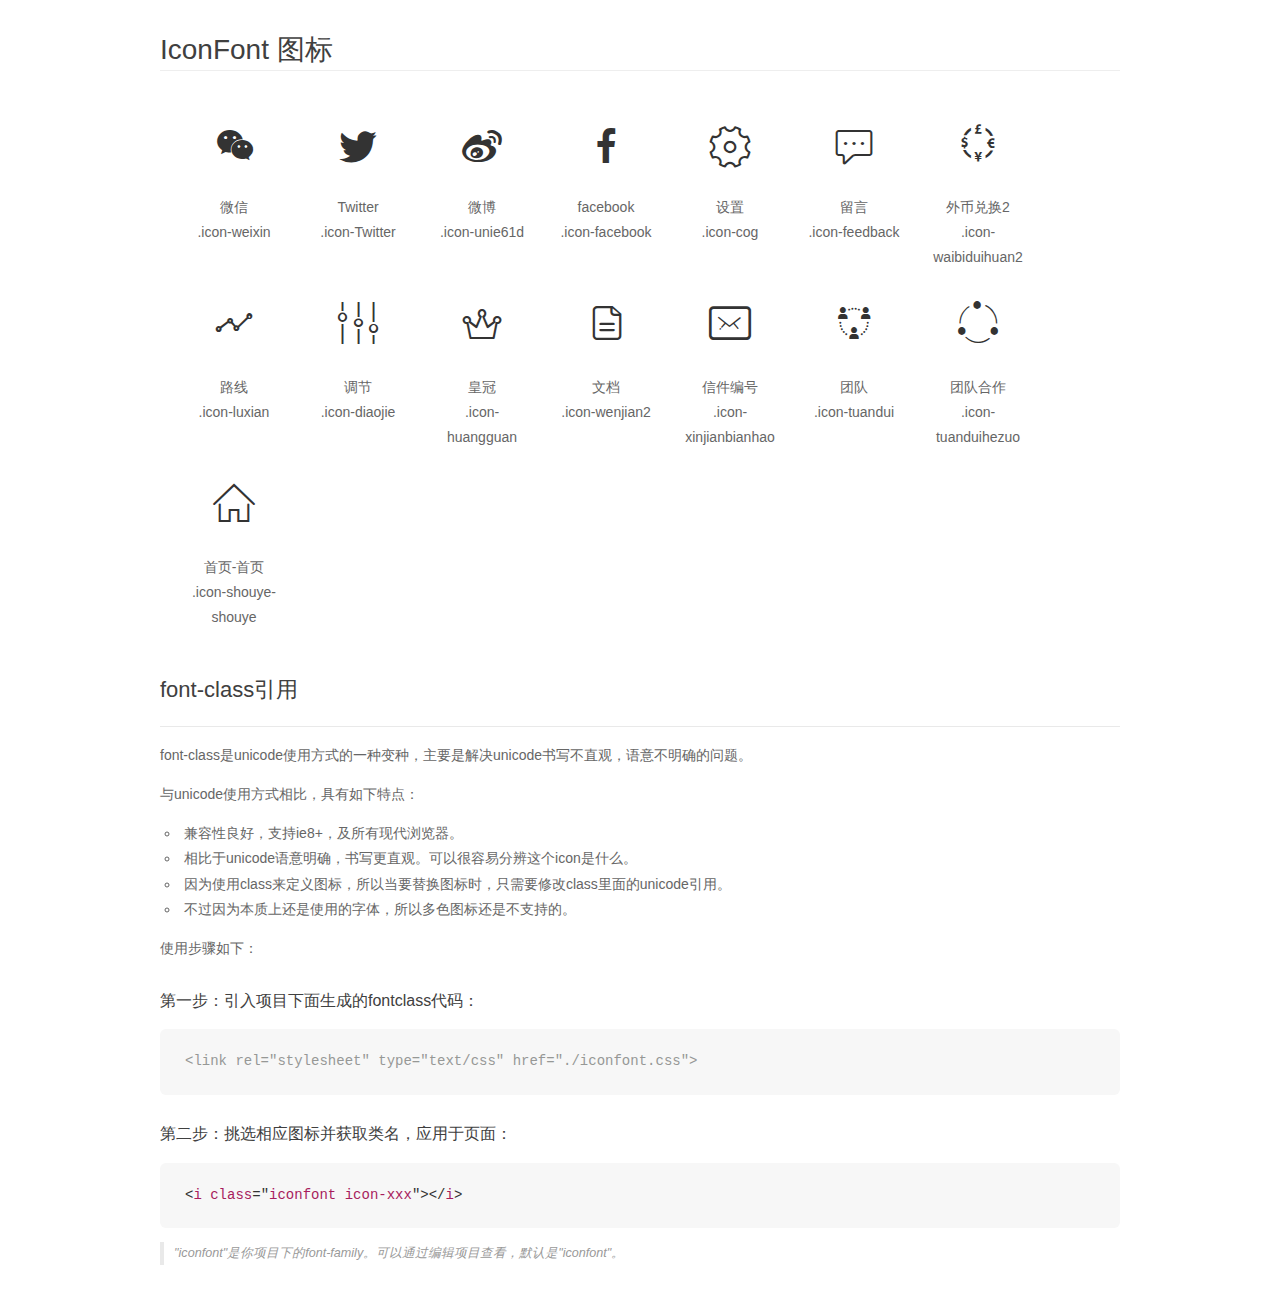
<file: font/demo_fontclass.html>
<!DOCTYPE html>
<html>
<head>
    <meta charset="utf-8"/>
    <title>IconFont</title>
    <link rel="stylesheet" href="demo.css">
    <link rel="stylesheet" href="iconfont.css">
</head>
<body>
    <div class="main markdown">
        <h1>IconFont 图标</h1>
        <ul class="icon_lists clear">
            
                <li>
                <i class="icon iconfont icon-weixin"></i>
                    <div class="name">微信</div>
                    <div class="fontclass">.icon-weixin</div>
                </li>
            
                <li>
                <i class="icon iconfont icon-Twitter"></i>
                    <div class="name">Twitter</div>
                    <div class="fontclass">.icon-Twitter</div>
                </li>
            
                <li>
                <i class="icon iconfont icon-unie61d"></i>
                    <div class="name">微博</div>
                    <div class="fontclass">.icon-unie61d</div>
                </li>
            
                <li>
                <i class="icon iconfont icon-facebook"></i>
                    <div class="name">facebook</div>
                    <div class="fontclass">.icon-facebook</div>
                </li>
            
                <li>
                <i class="icon iconfont icon-cog"></i>
                    <div class="name">设置</div>
                    <div class="fontclass">.icon-cog</div>
                </li>
            
                <li>
                <i class="icon iconfont icon-feedback"></i>
                    <div class="name">留言</div>
                    <div class="fontclass">.icon-feedback</div>
                </li>
            
                <li>
                <i class="icon iconfont icon-waibiduihuan2"></i>
                    <div class="name">外币兑换2</div>
                    <div class="fontclass">.icon-waibiduihuan2</div>
                </li>
            
                <li>
                <i class="icon iconfont icon-luxian"></i>
                    <div class="name">路线</div>
                    <div class="fontclass">.icon-luxian</div>
                </li>
            
                <li>
                <i class="icon iconfont icon-diaojie"></i>
                    <div class="name">调节</div>
                    <div class="fontclass">.icon-diaojie</div>
                </li>
            
                <li>
                <i class="icon iconfont icon-huangguan"></i>
                    <div class="name">皇冠</div>
                    <div class="fontclass">.icon-huangguan</div>
                </li>
            
                <li>
                <i class="icon iconfont icon-wenjian2"></i>
                    <div class="name">文档</div>
                    <div class="fontclass">.icon-wenjian2</div>
                </li>
            
                <li>
                <i class="icon iconfont icon-xinjianbianhao"></i>
                    <div class="name">信件编号</div>
                    <div class="fontclass">.icon-xinjianbianhao</div>
                </li>
            
                <li>
                <i class="icon iconfont icon-tuandui"></i>
                    <div class="name">团队</div>
                    <div class="fontclass">.icon-tuandui</div>
                </li>
            
                <li>
                <i class="icon iconfont icon-tuanduihezuo"></i>
                    <div class="name">团队合作</div>
                    <div class="fontclass">.icon-tuanduihezuo</div>
                </li>
            
                <li>
                <i class="icon iconfont icon-shouye-shouye"></i>
                    <div class="name">首页-首页</div>
                    <div class="fontclass">.icon-shouye-shouye</div>
                </li>
            
        </ul>

        <h2 id="font-class-">font-class引用</h2>
        <hr>

        <p>font-class是unicode使用方式的一种变种，主要是解决unicode书写不直观，语意不明确的问题。</p>
        <p>与unicode使用方式相比，具有如下特点：</p>
        <ul>
        <li>兼容性良好，支持ie8+，及所有现代浏览器。</li>
        <li>相比于unicode语意明确，书写更直观。可以很容易分辨这个icon是什么。</li>
        <li>因为使用class来定义图标，所以当要替换图标时，只需要修改class里面的unicode引用。</li>
        <li>不过因为本质上还是使用的字体，所以多色图标还是不支持的。</li>
        </ul>
        <p>使用步骤如下：</p>
        <h3 id="-fontclass-">第一步：引入项目下面生成的fontclass代码：</h3>


        <pre><code class="lang-js hljs javascript"><span class="hljs-comment">&lt;link rel="stylesheet" type="text/css" href="./iconfont.css"&gt;</span></code></pre>
        <h3 id="-">第二步：挑选相应图标并获取类名，应用于页面：</h3>
        <pre><code class="lang-css hljs">&lt;<span class="hljs-selector-tag">i</span> <span class="hljs-selector-tag">class</span>="<span class="hljs-selector-tag">iconfont</span> <span class="hljs-selector-tag">icon-xxx</span>"&gt;&lt;/<span class="hljs-selector-tag">i</span>&gt;</code></pre>
        <blockquote>
        <p>"iconfont"是你项目下的font-family。可以通过编辑项目查看，默认是"iconfont"。</p>
        </blockquote>
    </div>
</body>
</html>
</file>
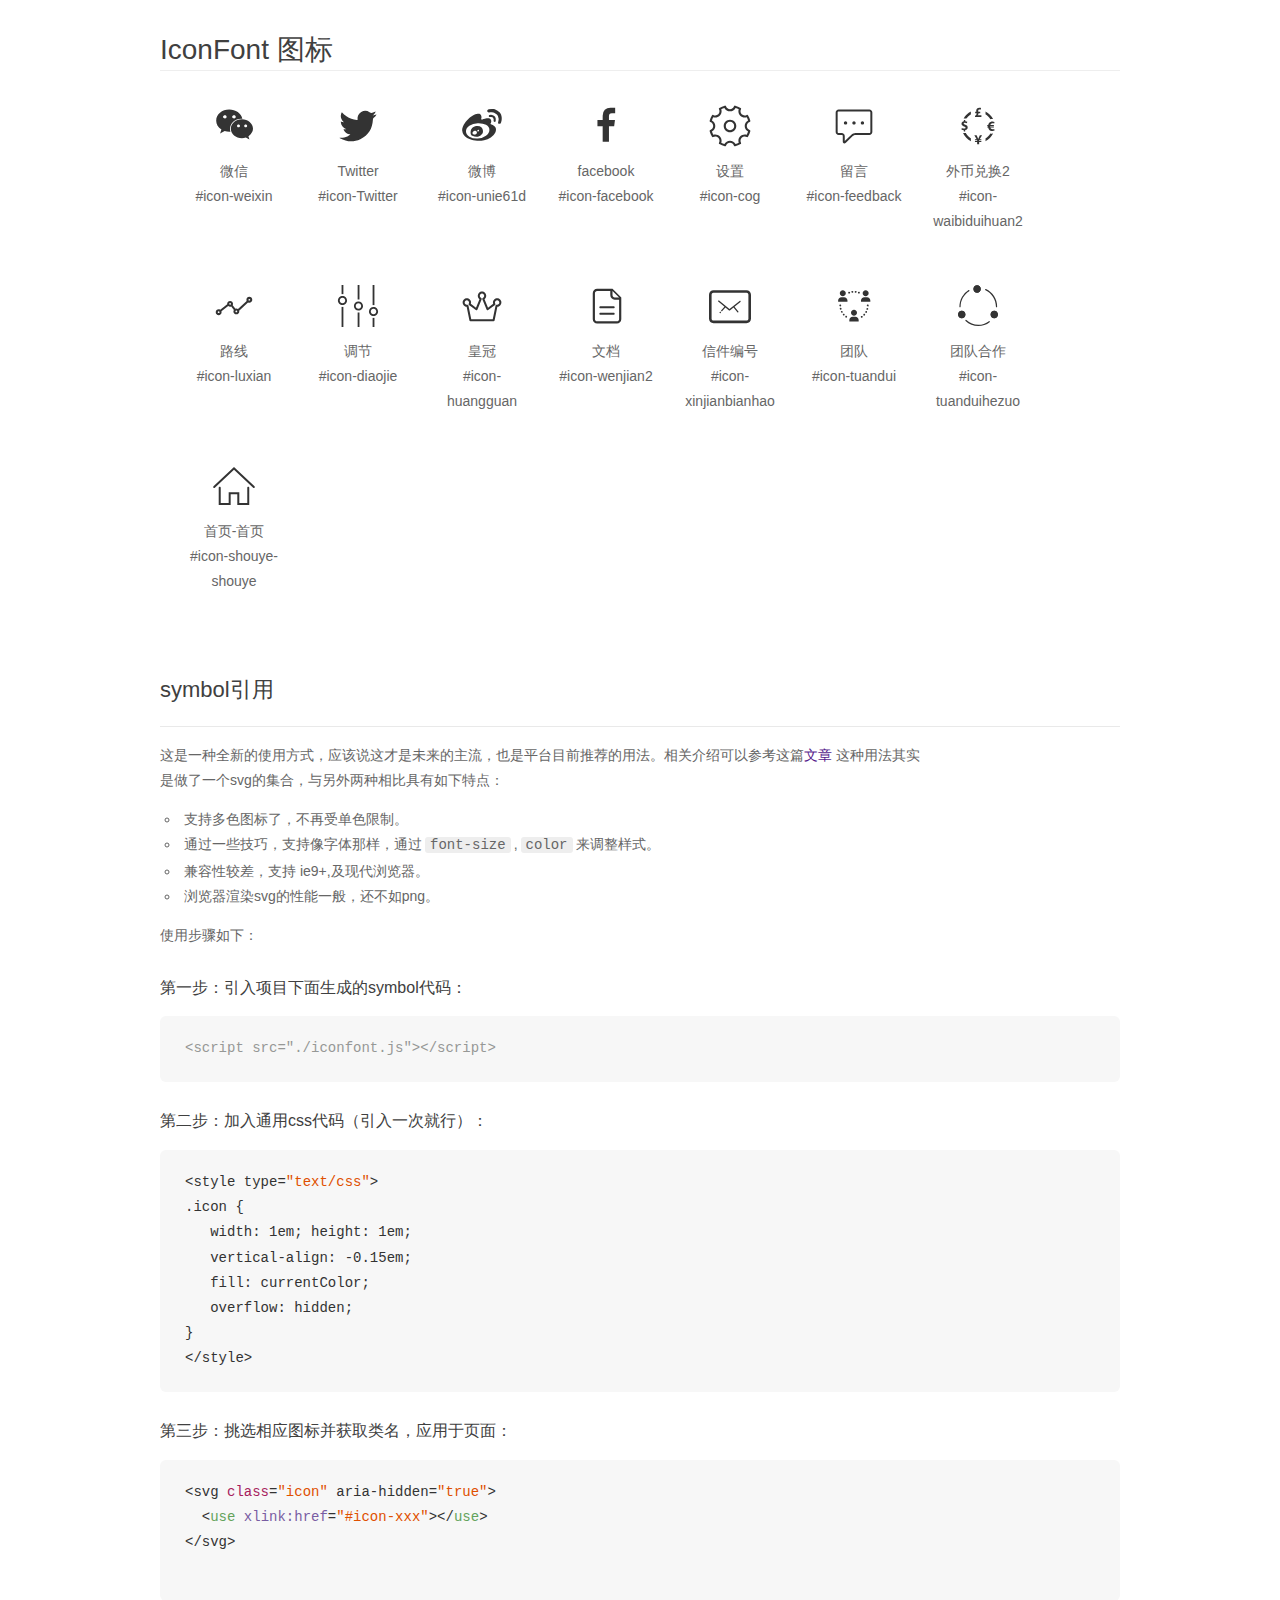
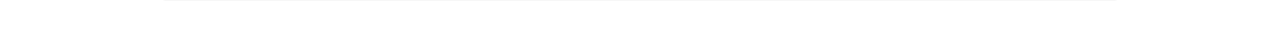
<file: font/demo_symbol.html>
<!DOCTYPE html>
<html>
<head>
    <meta charset="utf-8"/>
    <title>IconFont</title>
    <link rel="stylesheet" href="demo.css">
    <script src="iconfont.js"></script>

    <style type="text/css">
        .icon {
          /* 通过设置 font-size 来改变图标大小 */
          width: 1em; height: 1em;
          /* 图标和文字相邻时，垂直对齐 */
          vertical-align: -0.15em;
          /* 通过设置 color 来改变 SVG 的颜色/fill */
          fill: currentColor;
          /* path 和 stroke 溢出 viewBox 部分在 IE 下会显示
             normalize.css 中也包含这行 */
          overflow: hidden;
        }

    </style>
</head>
<body>
    <div class="main markdown">
        <h1>IconFont 图标</h1>
        <ul class="icon_lists clear">
            
                <li>
                    <svg class="icon" aria-hidden="true">
                        <use xlink:href="#icon-weixin"></use>
                    </svg>
                    <div class="name">微信</div>
                    <div class="fontclass">#icon-weixin</div>
                </li>
            
                <li>
                    <svg class="icon" aria-hidden="true">
                        <use xlink:href="#icon-Twitter"></use>
                    </svg>
                    <div class="name">Twitter</div>
                    <div class="fontclass">#icon-Twitter</div>
                </li>
            
                <li>
                    <svg class="icon" aria-hidden="true">
                        <use xlink:href="#icon-unie61d"></use>
                    </svg>
                    <div class="name">微博</div>
                    <div class="fontclass">#icon-unie61d</div>
                </li>
            
                <li>
                    <svg class="icon" aria-hidden="true">
                        <use xlink:href="#icon-facebook"></use>
                    </svg>
                    <div class="name">facebook</div>
                    <div class="fontclass">#icon-facebook</div>
                </li>
            
                <li>
                    <svg class="icon" aria-hidden="true">
                        <use xlink:href="#icon-cog"></use>
                    </svg>
                    <div class="name">设置</div>
                    <div class="fontclass">#icon-cog</div>
                </li>
            
                <li>
                    <svg class="icon" aria-hidden="true">
                        <use xlink:href="#icon-feedback"></use>
                    </svg>
                    <div class="name">留言</div>
                    <div class="fontclass">#icon-feedback</div>
                </li>
            
                <li>
                    <svg class="icon" aria-hidden="true">
                        <use xlink:href="#icon-waibiduihuan2"></use>
                    </svg>
                    <div class="name">外币兑换2</div>
                    <div class="fontclass">#icon-waibiduihuan2</div>
                </li>
            
                <li>
                    <svg class="icon" aria-hidden="true">
                        <use xlink:href="#icon-luxian"></use>
                    </svg>
                    <div class="name">路线</div>
                    <div class="fontclass">#icon-luxian</div>
                </li>
            
                <li>
                    <svg class="icon" aria-hidden="true">
                        <use xlink:href="#icon-diaojie"></use>
                    </svg>
                    <div class="name">调节</div>
                    <div class="fontclass">#icon-diaojie</div>
                </li>
            
                <li>
                    <svg class="icon" aria-hidden="true">
                        <use xlink:href="#icon-huangguan"></use>
                    </svg>
                    <div class="name">皇冠</div>
                    <div class="fontclass">#icon-huangguan</div>
                </li>
            
                <li>
                    <svg class="icon" aria-hidden="true">
                        <use xlink:href="#icon-wenjian2"></use>
                    </svg>
                    <div class="name">文档</div>
                    <div class="fontclass">#icon-wenjian2</div>
                </li>
            
                <li>
                    <svg class="icon" aria-hidden="true">
                        <use xlink:href="#icon-xinjianbianhao"></use>
                    </svg>
                    <div class="name">信件编号</div>
                    <div class="fontclass">#icon-xinjianbianhao</div>
                </li>
            
                <li>
                    <svg class="icon" aria-hidden="true">
                        <use xlink:href="#icon-tuandui"></use>
                    </svg>
                    <div class="name">团队</div>
                    <div class="fontclass">#icon-tuandui</div>
                </li>
            
                <li>
                    <svg class="icon" aria-hidden="true">
                        <use xlink:href="#icon-tuanduihezuo"></use>
                    </svg>
                    <div class="name">团队合作</div>
                    <div class="fontclass">#icon-tuanduihezuo</div>
                </li>
            
                <li>
                    <svg class="icon" aria-hidden="true">
                        <use xlink:href="#icon-shouye-shouye"></use>
                    </svg>
                    <div class="name">首页-首页</div>
                    <div class="fontclass">#icon-shouye-shouye</div>
                </li>
            
        </ul>


        <h2 id="symbol-">symbol引用</h2>
        <hr>

        <p>这是一种全新的使用方式，应该说这才是未来的主流，也是平台目前推荐的用法。相关介绍可以参考这篇<a href="">文章</a>
        这种用法其实是做了一个svg的集合，与另外两种相比具有如下特点：</p>
        <ul>
          <li>支持多色图标了，不再受单色限制。</li>
          <li>通过一些技巧，支持像字体那样，通过<code>font-size</code>,<code>color</code>来调整样式。</li>
          <li>兼容性较差，支持 ie9+,及现代浏览器。</li>
          <li>浏览器渲染svg的性能一般，还不如png。</li>
        </ul>
        <p>使用步骤如下：</p>
        <h3 id="-symbol-">第一步：引入项目下面生成的symbol代码：</h3>
        <pre><code class="lang-js hljs javascript"><span class="hljs-comment">&lt;script src="./iconfont.js"&gt;&lt;/script&gt;</span></code></pre>
        <h3 id="-css-">第二步：加入通用css代码（引入一次就行）：</h3>
        <pre><code class="lang-js hljs javascript">&lt;style type=<span class="hljs-string">"text/css"</span>&gt;
.icon {
   width: <span class="hljs-number">1</span>em; height: <span class="hljs-number">1</span>em;
   vertical-align: <span class="hljs-number">-0.15</span>em;
   fill: currentColor;
   overflow: hidden;
}
&lt;<span class="hljs-regexp">/style&gt;</span></code></pre>
        <h3 id="-">第三步：挑选相应图标并获取类名，应用于页面：</h3>
        <pre><code class="lang-js hljs javascript">&lt;svg <span class="hljs-class"><span class="hljs-keyword">class</span></span>=<span class="hljs-string">"icon"</span> aria-hidden=<span class="hljs-string">"true"</span>&gt;<span class="xml"><span class="hljs-tag">
  &lt;<span class="hljs-name">use</span> <span class="hljs-attr">xlink:href</span>=<span class="hljs-string">"#icon-xxx"</span>&gt;</span><span class="hljs-tag">&lt;/<span class="hljs-name">use</span>&gt;</span>
</span>&lt;<span class="hljs-regexp">/svg&gt;
        </span></code></pre>
    </div>
</body>
</html>
</file>
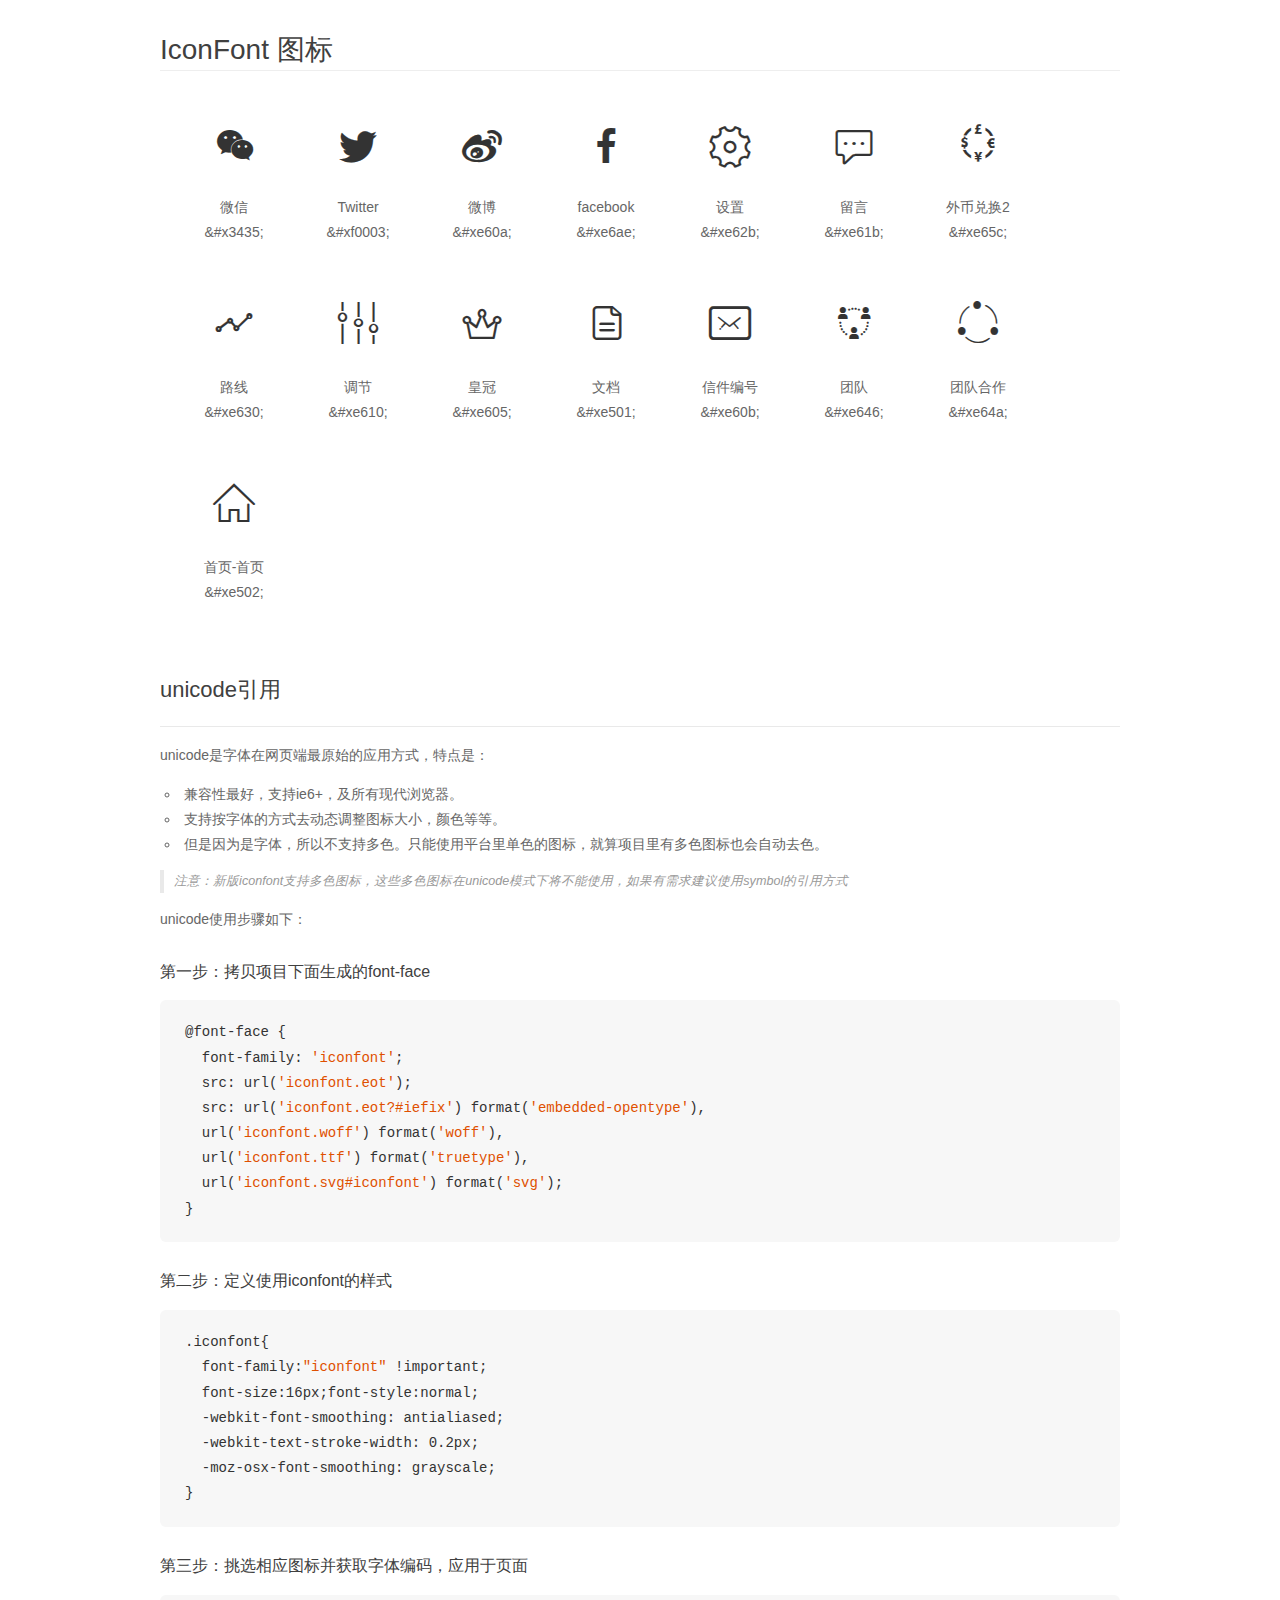
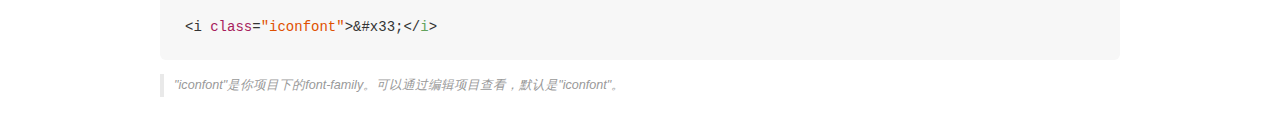
<file: font/demo_unicode.html>
<!DOCTYPE html>
<html>
<head>
    <meta charset="utf-8"/>
    <title>IconFont</title>
    <link rel="stylesheet" href="demo.css">

    <style type="text/css">

        @font-face {font-family: "iconfont";
          src: url('iconfont.eot'); /* IE9*/
          src: url('iconfont.eot#iefix') format('embedded-opentype'), /* IE6-IE8 */
          url('iconfont.woff') format('woff'), /* chrome, firefox */
          url('iconfont.ttf') format('truetype'), /* chrome, firefox, opera, Safari, Android, iOS 4.2+*/
          url('iconfont.svg#iconfont') format('svg'); /* iOS 4.1- */
        }

        .iconfont {
          font-family:"iconfont" !important;
          font-size:16px;
          font-style:normal;
          -webkit-font-smoothing: antialiased;
          -webkit-text-stroke-width: 0.2px;
          -moz-osx-font-smoothing: grayscale;
        }

    </style>
</head>
<body>
    <div class="main markdown">
        <h1>IconFont 图标</h1>
        <ul class="icon_lists clear">
            
                <li>
                <i class="icon iconfont">&#x3435;</i>
                    <div class="name">微信</div>
                    <div class="code">&amp;#x3435;</div>
                </li>
            
                <li>
                <i class="icon iconfont">&#xf0003;</i>
                    <div class="name">Twitter</div>
                    <div class="code">&amp;#xf0003;</div>
                </li>
            
                <li>
                <i class="icon iconfont">&#xe60a;</i>
                    <div class="name">微博</div>
                    <div class="code">&amp;#xe60a;</div>
                </li>
            
                <li>
                <i class="icon iconfont">&#xe6ae;</i>
                    <div class="name">facebook</div>
                    <div class="code">&amp;#xe6ae;</div>
                </li>
            
                <li>
                <i class="icon iconfont">&#xe62b;</i>
                    <div class="name">设置</div>
                    <div class="code">&amp;#xe62b;</div>
                </li>
            
                <li>
                <i class="icon iconfont">&#xe61b;</i>
                    <div class="name">留言</div>
                    <div class="code">&amp;#xe61b;</div>
                </li>
            
                <li>
                <i class="icon iconfont">&#xe65c;</i>
                    <div class="name">外币兑换2</div>
                    <div class="code">&amp;#xe65c;</div>
                </li>
            
                <li>
                <i class="icon iconfont">&#xe630;</i>
                    <div class="name">路线</div>
                    <div class="code">&amp;#xe630;</div>
                </li>
            
                <li>
                <i class="icon iconfont">&#xe610;</i>
                    <div class="name">调节</div>
                    <div class="code">&amp;#xe610;</div>
                </li>
            
                <li>
                <i class="icon iconfont">&#xe605;</i>
                    <div class="name">皇冠</div>
                    <div class="code">&amp;#xe605;</div>
                </li>
            
                <li>
                <i class="icon iconfont">&#xe501;</i>
                    <div class="name">文档</div>
                    <div class="code">&amp;#xe501;</div>
                </li>
            
                <li>
                <i class="icon iconfont">&#xe60b;</i>
                    <div class="name">信件编号</div>
                    <div class="code">&amp;#xe60b;</div>
                </li>
            
                <li>
                <i class="icon iconfont">&#xe646;</i>
                    <div class="name">团队</div>
                    <div class="code">&amp;#xe646;</div>
                </li>
            
                <li>
                <i class="icon iconfont">&#xe64a;</i>
                    <div class="name">团队合作</div>
                    <div class="code">&amp;#xe64a;</div>
                </li>
            
                <li>
                <i class="icon iconfont">&#xe502;</i>
                    <div class="name">首页-首页</div>
                    <div class="code">&amp;#xe502;</div>
                </li>
            
        </ul>
        <h2 id="unicode-">unicode引用</h2>
        <hr>

        <p>unicode是字体在网页端最原始的应用方式，特点是：</p>
        <ul>
        <li>兼容性最好，支持ie6+，及所有现代浏览器。</li>
        <li>支持按字体的方式去动态调整图标大小，颜色等等。</li>
        <li>但是因为是字体，所以不支持多色。只能使用平台里单色的图标，就算项目里有多色图标也会自动去色。</li>
        </ul>
        <blockquote>
        <p>注意：新版iconfont支持多色图标，这些多色图标在unicode模式下将不能使用，如果有需求建议使用symbol的引用方式</p>
        </blockquote>
        <p>unicode使用步骤如下：</p>
        <h3 id="-font-face">第一步：拷贝项目下面生成的font-face</h3>
        <pre><code class="lang-js hljs javascript">@font-face {
  font-family: <span class="hljs-string">'iconfont'</span>;
  src: url(<span class="hljs-string">'iconfont.eot'</span>);
  src: url(<span class="hljs-string">'iconfont.eot?#iefix'</span>) format(<span class="hljs-string">'embedded-opentype'</span>),
  url(<span class="hljs-string">'iconfont.woff'</span>) format(<span class="hljs-string">'woff'</span>),
  url(<span class="hljs-string">'iconfont.ttf'</span>) format(<span class="hljs-string">'truetype'</span>),
  url(<span class="hljs-string">'iconfont.svg#iconfont'</span>) format(<span class="hljs-string">'svg'</span>);
}
</code></pre>
        <h3 id="-iconfont-">第二步：定义使用iconfont的样式</h3>
        <pre><code class="lang-js hljs javascript">.iconfont{
  font-family:<span class="hljs-string">"iconfont"</span> !important;
  font-size:<span class="hljs-number">16</span>px;font-style:normal;
  -webkit-font-smoothing: antialiased;
  -webkit-text-stroke-width: <span class="hljs-number">0.2</span>px;
  -moz-osx-font-smoothing: grayscale;
}
</code></pre>
        <h3 id="-">第三步：挑选相应图标并获取字体编码，应用于页面</h3>
        <pre><code class="lang-js hljs javascript">&lt;i <span class="hljs-class"><span class="hljs-keyword">class</span></span>=<span class="hljs-string">"iconfont"</span>&gt;&amp;#x33;<span class="xml"><span class="hljs-tag">&lt;/<span class="hljs-name">i</span>&gt;</span></span></code></pre>

        <blockquote>
        <p>"iconfont"是你项目下的font-family。可以通过编辑项目查看，默认是"iconfont"。</p>
        </blockquote>
    </div>


</body>
</html>
</file>
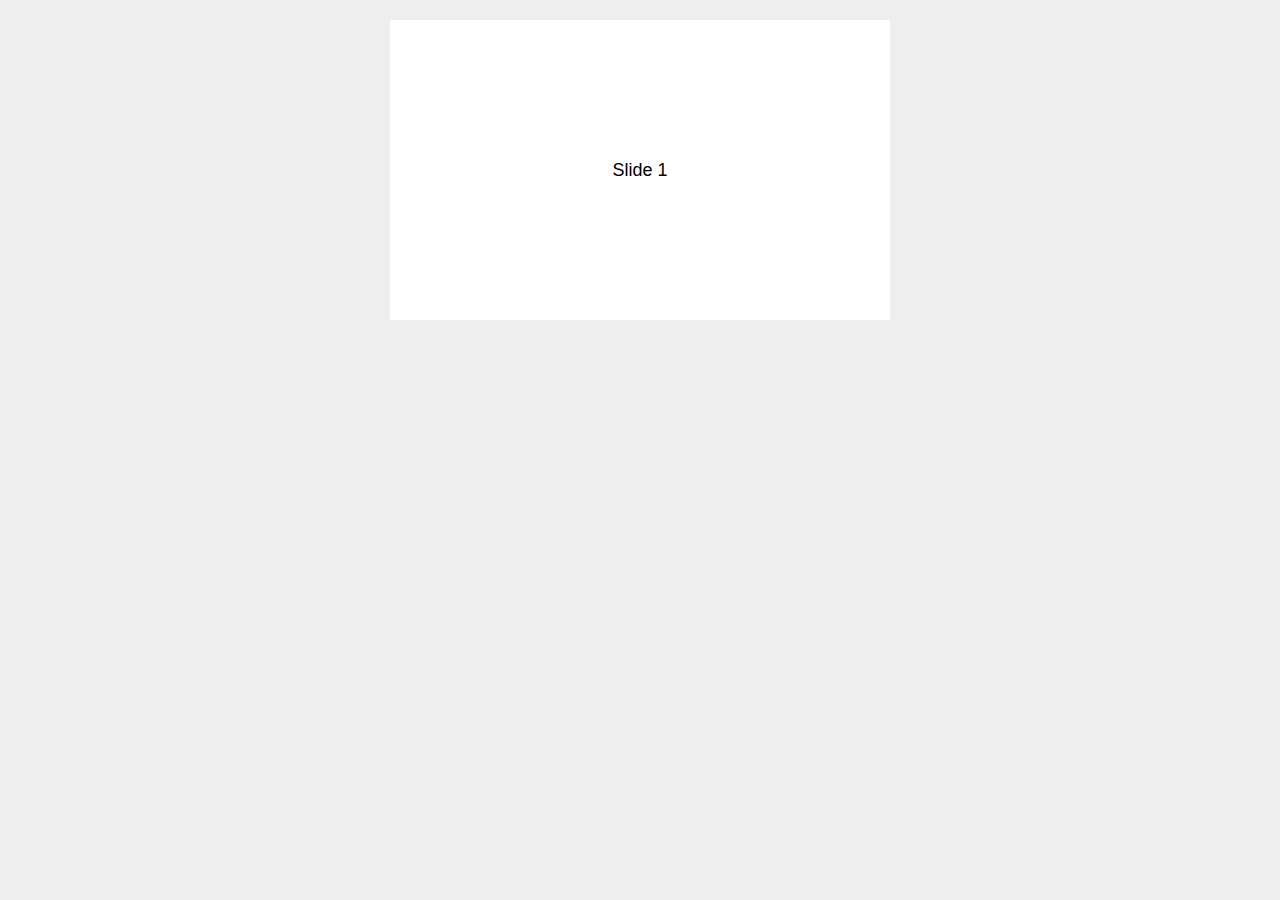
<file: Swiper-3.4.2/demos/01-default.html>
<!DOCTYPE html>
<html lang="en">
<head>
    <meta charset="utf-8">
    <title>Swiper demo</title>
    <!-- Link Swiper's CSS -->
    <link rel="stylesheet" href="../dist/css/swiper.min.css">

    <!-- Demo styles -->
    <style>
    body {
        background: #eee;
        font-family: Helvetica Neue, Helvetica, Arial, sans-serif;
        font-size: 14px;
        color:#000;
        margin: 0;
        padding: 0;
    }
    .swiper-container {
        width: 500px;
        height: 300px;
        margin: 20px auto;
    }
    .swiper-slide {
        text-align: center;
        font-size: 18px;
        background: #fff;
        
        /* Center slide text vertically */
        display: -webkit-box;
        display: -ms-flexbox;
        display: -webkit-flex;
        display: flex;
        -webkit-box-pack: center;
        -ms-flex-pack: center;
        -webkit-justify-content: center;
        justify-content: center;
        -webkit-box-align: center;
        -ms-flex-align: center;
        -webkit-align-items: center;
        align-items: center;
    }
    </style>
</head>
<body>
    <!-- Swiper -->
    <div class="swiper-container">
        <div class="swiper-wrapper">
            <div class="swiper-slide">Slide 1</div>
            <div class="swiper-slide">Slide 2</div>
            <div class="swiper-slide">Slide 3</div>
            <div class="swiper-slide">Slide 4</div>
            <div class="swiper-slide">Slide 5</div>
            <div class="swiper-slide">Slide 6</div>
            <div class="swiper-slide">Slide 7</div>
            <div class="swiper-slide">Slide 8</div>
            <div class="swiper-slide">Slide 9</div>
            <div class="swiper-slide">Slide 10</div>
        </div>
    </div>

    <!-- Swiper JS -->
    <script src="../dist/js/swiper.min.js"></script>

    <!-- Initialize Swiper -->
    <script>
    var swiper = new Swiper('.swiper-container');
    </script>
</body>
</html>
</file>
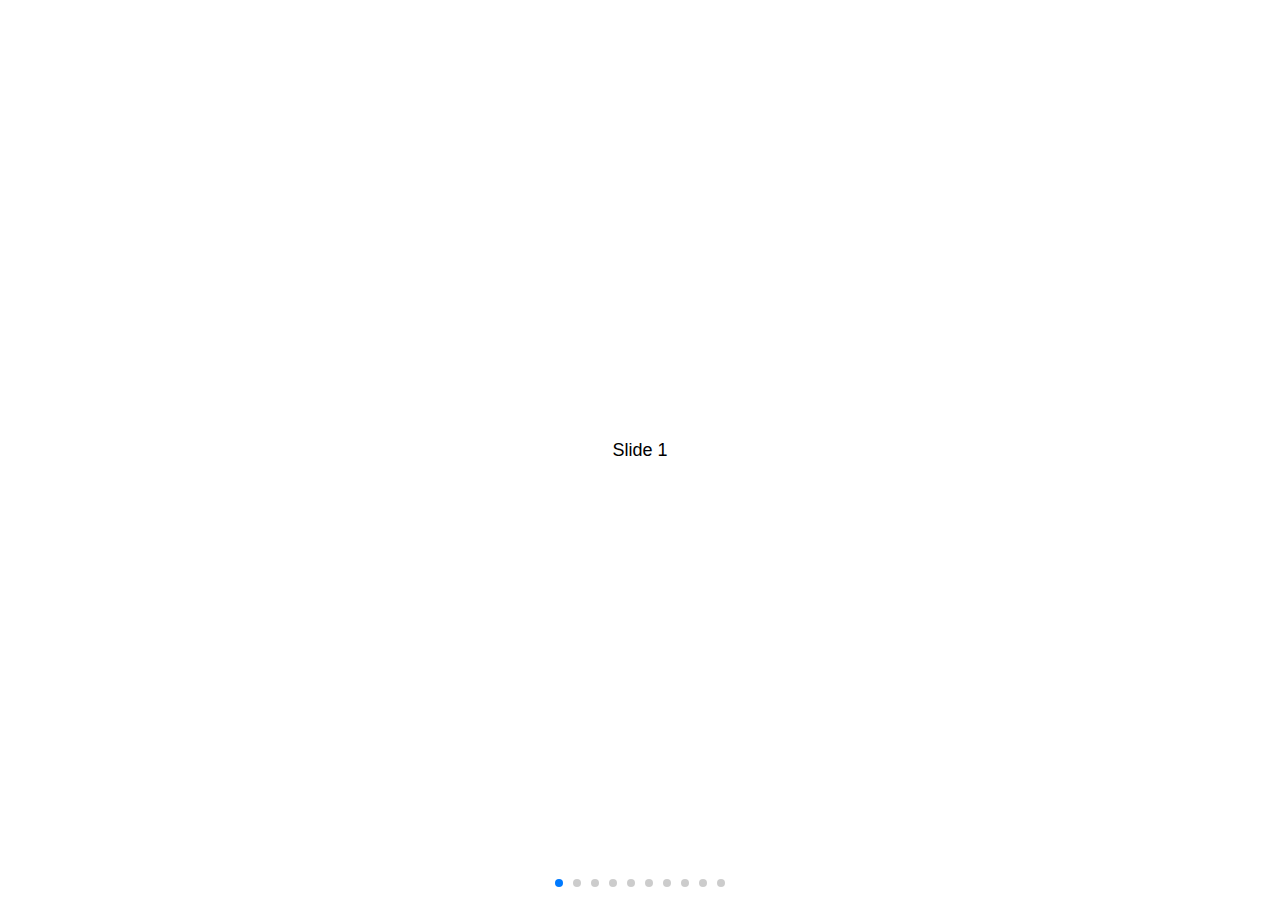
<file: Swiper-3.4.2/demos/02-responsive.html>
<!DOCTYPE html>
<html lang="en">
<head>
    <meta charset="utf-8">
    <title>Swiper demo</title>
    <meta name="viewport" content="width=device-width, initial-scale=1, minimum-scale=1, maximum-scale=1">

    <!-- Link Swiper's CSS -->
    <link rel="stylesheet" href="../dist/css/swiper.min.css">

    <!-- Demo styles -->
    <style>
    html, body {
        position: relative;
        height: 100%;
    }
    body {
        background: #eee;
        font-family: Helvetica Neue, Helvetica, Arial, sans-serif;
        font-size: 14px;
        color:#000;
        margin: 0;
        padding: 0;
    }
    .swiper-container {
        width: 100%;
        height: 100%;
    }
    .swiper-slide {
        text-align: center;
        font-size: 18px;
        background: #fff;

        /* Center slide text vertically */
        display: -webkit-box;
        display: -ms-flexbox;
        display: -webkit-flex;
        display: flex;
        -webkit-box-pack: center;
        -ms-flex-pack: center;
        -webkit-justify-content: center;
        justify-content: center;
        -webkit-box-align: center;
        -ms-flex-align: center;
        -webkit-align-items: center;
        align-items: center;
    }
    </style>
</head>
<body>
    <!-- Swiper -->
    <div class="swiper-container">
        <div class="swiper-wrapper">
            <div class="swiper-slide">Slide 1</div>
            <div class="swiper-slide">Slide 2</div>
            <div class="swiper-slide">Slide 3</div>
            <div class="swiper-slide">Slide 4</div>
            <div class="swiper-slide">Slide 5</div>
            <div class="swiper-slide">Slide 6</div>
            <div class="swiper-slide">Slide 7</div>
            <div class="swiper-slide">Slide 8</div>
            <div class="swiper-slide">Slide 9</div>
            <div class="swiper-slide">Slide 10</div>
        </div>
        <!-- Add Pagination -->
        <div class="swiper-pagination"></div>
    </div>

    <!-- Swiper JS -->
    <script src="../dist/js/swiper.min.js"></script>

    <!-- Initialize Swiper -->
    <script>
    var swiper = new Swiper('.swiper-container', {
        pagination: '.swiper-pagination',
        paginationClickable: true
    });
    </script>
</body>
</html>
</file>
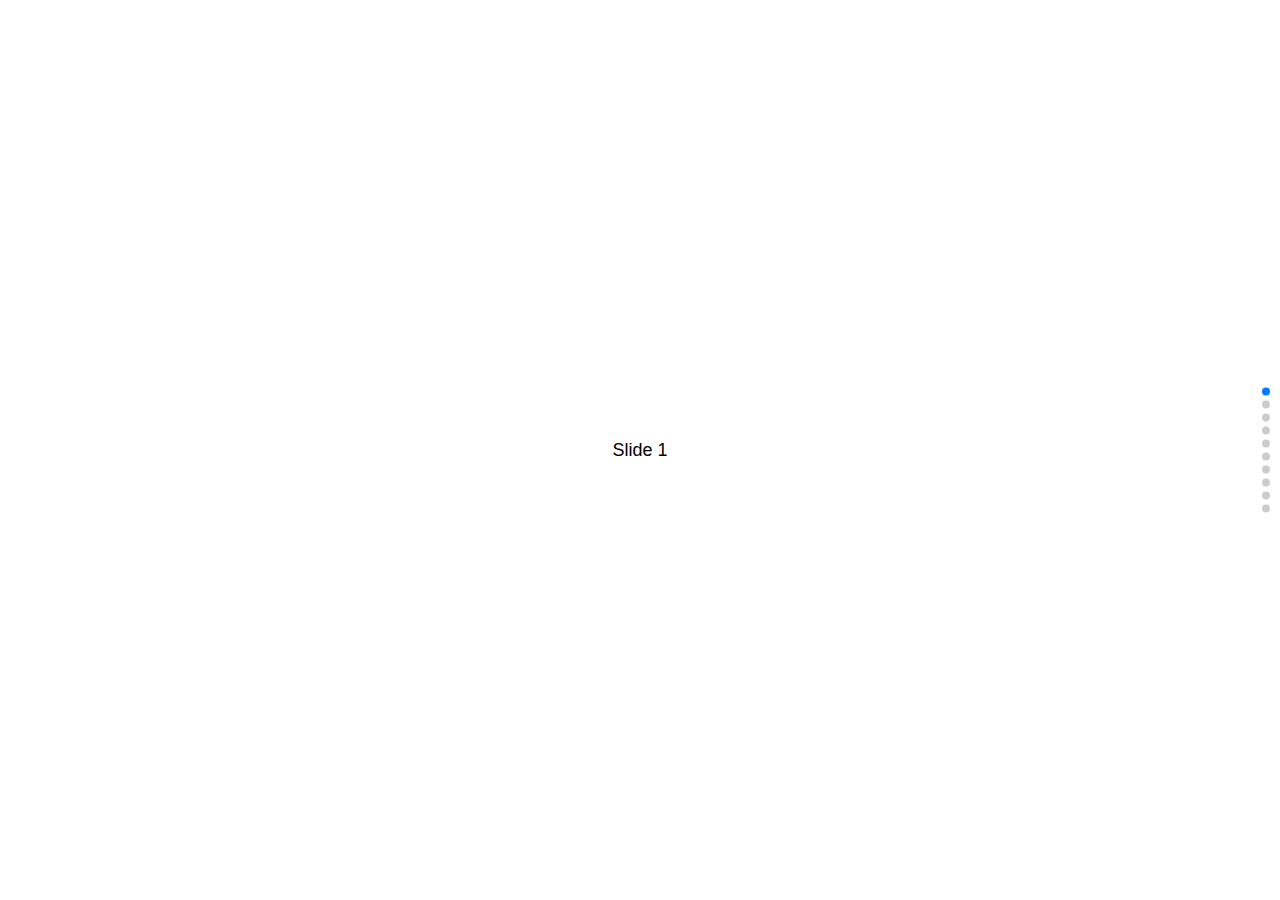
<file: Swiper-3.4.2/demos/03-vertical.html>
<!DOCTYPE html>
<html lang="en">
<head>
    <meta charset="utf-8">
    <title>Swiper demo</title>
    <meta name="viewport" content="width=device-width, initial-scale=1, minimum-scale=1, maximum-scale=1">

    <!-- Link Swiper's CSS -->
    <link rel="stylesheet" href="../dist/css/swiper.min.css">

    <!-- Demo styles -->
    <style>
    html, body {
        position: relative;
        height: 100%;
    }
    body {
        background: #eee;
        font-family: Helvetica Neue, Helvetica, Arial, sans-serif;
        font-size: 14px;
        color:#000;
        margin: 0;
        padding: 0;
    }
    .swiper-container {
        width: 100%;
        height: 100%;
    }
    .swiper-slide {
        text-align: center;
        font-size: 18px;
        background: #fff;

        /* Center slide text vertically */
        display: -webkit-box;
        display: -ms-flexbox;
        display: -webkit-flex;
        display: flex;
        -webkit-box-pack: center;
        -ms-flex-pack: center;
        -webkit-justify-content: center;
        justify-content: center;
        -webkit-box-align: center;
        -ms-flex-align: center;
        -webkit-align-items: center;
        align-items: center;
    }
    </style>
</head>
<body>
    <!-- Swiper -->
    <div class="swiper-container">
        <div class="swiper-wrapper">
            <div class="swiper-slide">Slide 1</div>
            <div class="swiper-slide">Slide 2</div>
            <div class="swiper-slide">Slide 3</div>
            <div class="swiper-slide">Slide 4</div>
            <div class="swiper-slide">Slide 5</div>
            <div class="swiper-slide">Slide 6</div>
            <div class="swiper-slide">Slide 7</div>
            <div class="swiper-slide">Slide 8</div>
            <div class="swiper-slide">Slide 9</div>
            <div class="swiper-slide">Slide 10</div>
        </div>
        <!-- Add Pagination -->
        <div class="swiper-pagination"></div>
    </div>

    <!-- Swiper JS -->
    <script src="../dist/js/swiper.min.js"></script>

    <!-- Initialize Swiper -->
    <script>
    var swiper = new Swiper('.swiper-container', {
        pagination: '.swiper-pagination',
        paginationClickable: true,
        direction: 'vertical'
    });
    </script>
</body>
</html>
</file>
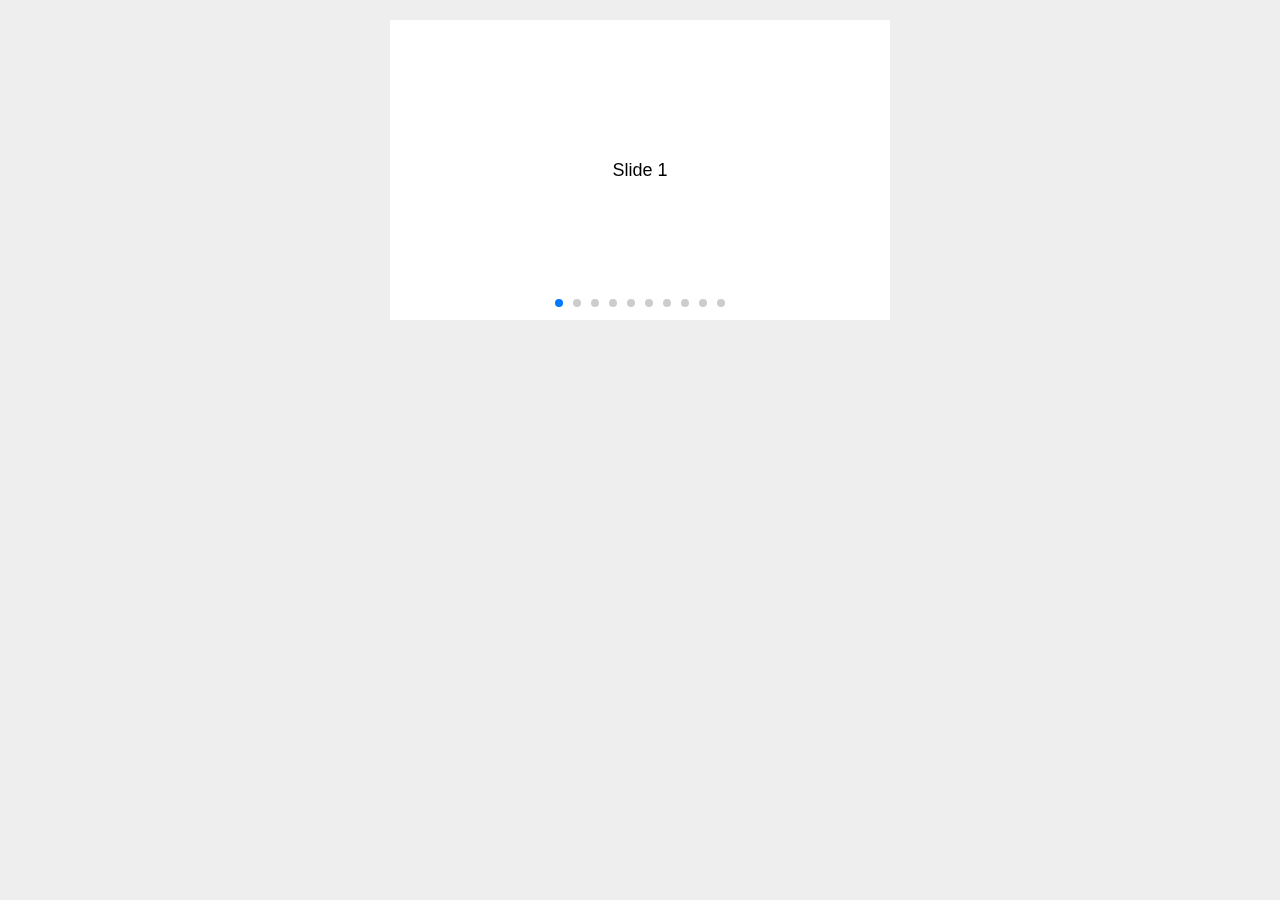
<file: Swiper-3.4.2/demos/04-space-between.html>
<!DOCTYPE html>
<html lang="en">
<head>
    <meta charset="utf-8">
    <title>Swiper demo</title>
    <meta name="viewport" content="width=device-width, initial-scale=1, minimum-scale=1, maximum-scale=1">

    <!-- Link Swiper's CSS -->
    <link rel="stylesheet" href="../dist/css/swiper.min.css">

    <!-- Demo styles -->
    <style>
    body {
        background: #eee;
        font-family: Helvetica Neue, Helvetica, Arial, sans-serif;
        font-size: 14px;
        color:#000;
        margin: 0;
        padding: 0;
    }
    .swiper-container {
        width: 500px;
        height: 300px;
        margin: 20px auto;
    }
    .swiper-slide {
        text-align: center;
        font-size: 18px;
        background: #fff;

        /* Center slide text vertically */
        display: -webkit-box;
        display: -ms-flexbox;
        display: -webkit-flex;
        display: flex;
        -webkit-box-pack: center;
        -ms-flex-pack: center;
        -webkit-justify-content: center;
        justify-content: center;
        -webkit-box-align: center;
        -ms-flex-align: center;
        -webkit-align-items: center;
        align-items: center;
    }
    </style>
</head>
<body>
    <!-- Swiper -->
    <div class="swiper-container">
        <div class="swiper-wrapper">
            <div class="swiper-slide">Slide 1</div>
            <div class="swiper-slide">Slide 2</div>
            <div class="swiper-slide">Slide 3</div>
            <div class="swiper-slide">Slide 4</div>
            <div class="swiper-slide">Slide 5</div>
            <div class="swiper-slide">Slide 6</div>
            <div class="swiper-slide">Slide 7</div>
            <div class="swiper-slide">Slide 8</div>
            <div class="swiper-slide">Slide 9</div>
            <div class="swiper-slide">Slide 10</div>
        </div>
        <!-- Add Pagination -->
        <div class="swiper-pagination"></div>
    </div>

    <!-- Swiper JS -->
    <script src="../dist/js/swiper.min.js"></script>

    <!-- Initialize Swiper -->
    <script>
    var swiper = new Swiper('.swiper-container', {
        pagination: '.swiper-pagination',
        paginationClickable: true,
        spaceBetween: 30,
    });
    </script>
</body>
</html>
</file>
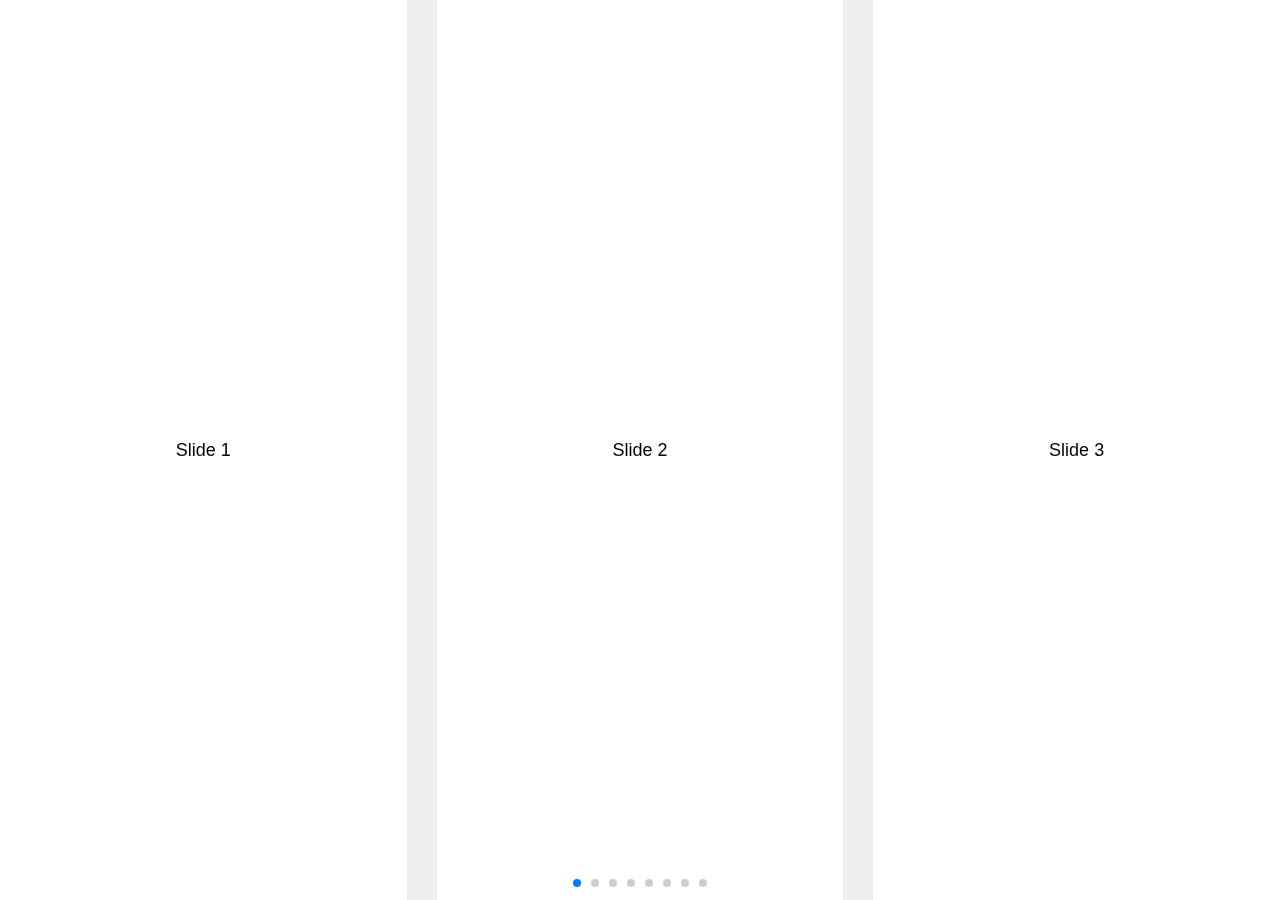
<file: Swiper-3.4.2/demos/05-slides-per-view.html>
<!DOCTYPE html>
<html lang="en">
<head>
    <meta charset="utf-8">
    <title>Swiper demo</title>
    <meta name="viewport" content="width=device-width, initial-scale=1, minimum-scale=1, maximum-scale=1">

    <!-- Link Swiper's CSS -->
    <link rel="stylesheet" href="../dist/css/swiper.min.css">

    <!-- Demo styles -->
    <style>
    html, body {
        position: relative;
        height: 100%;
    }
    body {
        background: #eee;
        font-family: Helvetica Neue, Helvetica, Arial, sans-serif;
        font-size: 14px;
        color:#000;
        margin: 0;
        padding: 0;
    }
    .swiper-container {
        width: 100%;
        height: 100%;
    }
    .swiper-slide {
        text-align: center;
        font-size: 18px;
        background: #fff;
        
        /* Center slide text vertically */
        display: -webkit-box;
        display: -ms-flexbox;
        display: -webkit-flex;
        display: flex;
        -webkit-box-pack: center;
        -ms-flex-pack: center;
        -webkit-justify-content: center;
        justify-content: center;
        -webkit-box-align: center;
        -ms-flex-align: center;
        -webkit-align-items: center;
        align-items: center;
    }
    </style>
</head>
<body>
    <!-- Swiper -->
    <div class="swiper-container">
        <div class="swiper-wrapper">
            <div class="swiper-slide">Slide 1</div>
            <div class="swiper-slide">Slide 2</div>
            <div class="swiper-slide">Slide 3</div>
            <div class="swiper-slide">Slide 4</div>
            <div class="swiper-slide">Slide 5</div>
            <div class="swiper-slide">Slide 6</div>
            <div class="swiper-slide">Slide 7</div>
            <div class="swiper-slide">Slide 8</div>
            <div class="swiper-slide">Slide 9</div>
            <div class="swiper-slide">Slide 10</div>
        </div>
        <!-- Add Pagination -->
        <div class="swiper-pagination"></div>
    </div>

    <!-- Swiper JS -->
    <script src="../dist/js/swiper.min.js"></script>

    <!-- Initialize Swiper -->
    <script>
    var swiper = new Swiper('.swiper-container', {
        pagination: '.swiper-pagination',
        slidesPerView: 3,
        paginationClickable: true,
        spaceBetween: 30
    });
    </script>
</body>
</html>
</file>
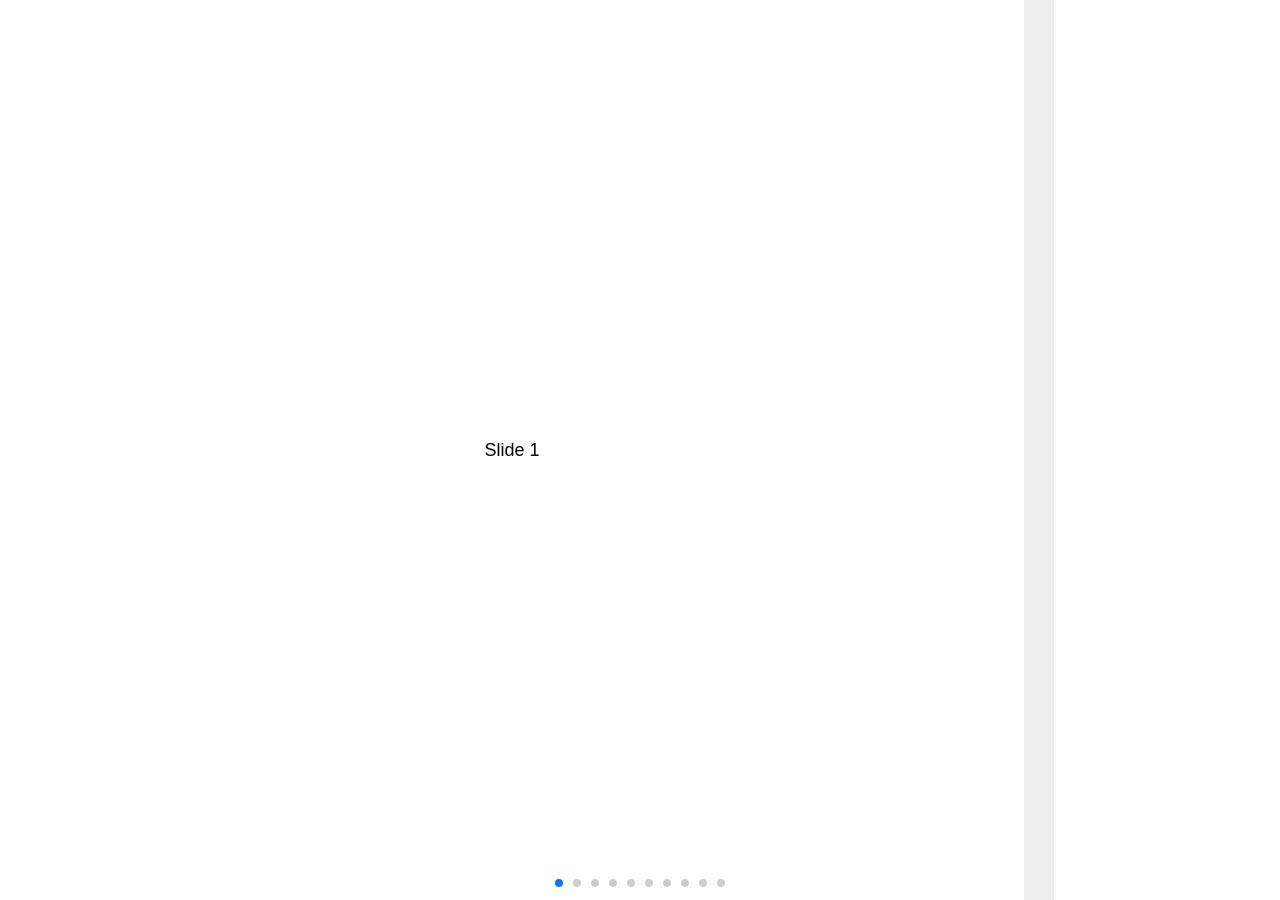
<file: Swiper-3.4.2/demos/06-slides-per-view-auto.html>
<!DOCTYPE html>
<html lang="en">
<head>
    <meta charset="utf-8">
    <title>Swiper demo</title>
    <meta name="viewport" content="width=device-width, initial-scale=1, minimum-scale=1, maximum-scale=1">

    <!-- Link Swiper's CSS -->
    <link rel="stylesheet" href="../dist/css/swiper.min.css">

    <!-- Demo styles -->
    <style>
    html, body {
        position: relative;
        height: 100%;
    }
    body {
        background: #eee;
        font-family: Helvetica Neue, Helvetica, Arial, sans-serif;
        font-size: 14px;
        color:#000;
        margin: 0;
        padding: 0;
    }
    .swiper-container {
        width: 100%;
        height: 100%;
    }
    .swiper-slide {
        text-align: center;
        font-size: 18px;
        background: #fff;
        width: 80%;

        /* Center slide text vertically */
        display: -webkit-box;
        display: -ms-flexbox;
        display: -webkit-flex;
        display: flex;
        -webkit-box-pack: center;
        -ms-flex-pack: center;
        -webkit-justify-content: center;
        justify-content: center;
        -webkit-box-align: center;
        -ms-flex-align: center;
        -webkit-align-items: center;
        align-items: center;
    }
    .swiper-slide:nth-child(2n) {
        width: 60%;
    }
    .swiper-slide:nth-child(3n) {
        width: 40%;
    }
    </style>
</head>
<body>
    <!-- Swiper -->
    <div class="swiper-container">
        <div class="swiper-wrapper">
            <div class="swiper-slide">Slide 1</div>
            <div class="swiper-slide">Slide 2</div>
            <div class="swiper-slide">Slide 3</div>
            <div class="swiper-slide">Slide 4</div>
            <div class="swiper-slide">Slide 5</div>
            <div class="swiper-slide">Slide 6</div>
            <div class="swiper-slide">Slide 7</div>
            <div class="swiper-slide">Slide 8</div>
            <div class="swiper-slide">Slide 9</div>
            <div class="swiper-slide">Slide 10</div>
        </div>
        <!-- Add Pagination -->
        <div class="swiper-pagination"></div>
    </div>

    <!-- Swiper JS -->
    <script src="../dist/js/swiper.min.js"></script>

    <!-- Initialize Swiper -->
    <script>
    var swiper = new Swiper('.swiper-container', {
        pagination: '.swiper-pagination',
        slidesPerView: 'auto',
        paginationClickable: true,
        spaceBetween: 30
    });
    </script>
</body>
</html>
</file>
<file: layer/mobile/need/layer.css>
.layui-m-layer{position:relative;z-index:19891014}.layui-m-layer *{-webkit-box-sizing:content-box;-moz-box-sizing:content-box;box-sizing:content-box}.layui-m-layermain,.layui-m-layershade{position:fixed;left:0;top:0;width:100%;height:100%}.layui-m-layershade{background-color:rgba(0,0,0,.7);pointer-events:auto}.layui-m-layermain{display:table;font-family:Helvetica,arial,sans-serif;pointer-events:none}.layui-m-layermain .layui-m-layersection{display:table-cell;vertical-align:middle;text-align:center}.layui-m-layerchild{position:relative;display:inline-block;text-align:left;background-color:#fff;font-size:14px;border-radius:5px;box-shadow:0 0 8px rgba(0,0,0,.1);pointer-events:auto;-webkit-overflow-scrolling:touch;-webkit-animation-fill-mode:both;animation-fill-mode:both;-webkit-animation-duration:.2s;animation-duration:.2s}@-webkit-keyframes layui-m-anim-scale{0%{opacity:0;-webkit-transform:scale(.5);transform:scale(.5)}100%{opacity:1;-webkit-transform:scale(1);transform:scale(1)}}@keyframes layui-m-anim-scale{0%{opacity:0;-webkit-transform:scale(.5);transform:scale(.5)}100%{opacity:1;-webkit-transform:scale(1);transform:scale(1)}}.layui-m-anim-scale{animation-name:layui-m-anim-scale;-webkit-animation-name:layui-m-anim-scale}@-webkit-keyframes layui-m-anim-up{0%{opacity:0;-webkit-transform:translateY(800px);transform:translateY(800px)}100%{opacity:1;-webkit-transform:translateY(0);transform:translateY(0)}}@keyframes layui-m-anim-up{0%{opacity:0;-webkit-transform:translateY(800px);transform:translateY(800px)}100%{opacity:1;-webkit-transform:translateY(0);transform:translateY(0)}}.layui-m-anim-up{-webkit-animation-name:layui-m-anim-up;animation-name:layui-m-anim-up}.layui-m-layer0 .layui-m-layerchild{width:90%;max-width:640px}.layui-m-layer1 .layui-m-layerchild{border:none;border-radius:0}.layui-m-layer2 .layui-m-layerchild{width:auto;max-width:260px;min-width:40px;border:none;background:0 0;box-shadow:none;color:#fff}.layui-m-layerchild h3{padding:0 10px;height:60px;line-height:60px;font-size:16px;font-weight:400;border-radius:5px 5px 0 0;text-align:center}.layui-m-layerbtn span,.layui-m-layerchild h3{text-overflow:ellipsis;overflow:hidden;white-space:nowrap}.layui-m-layercont{padding:50px 30px;line-height:22px;text-align:center}.layui-m-layer1 .layui-m-layercont{padding:0;text-align:left}.layui-m-layer2 .layui-m-layercont{text-align:center;padding:0;line-height:0}.layui-m-layer2 .layui-m-layercont i{width:25px;height:25px;margin-left:8px;display:inline-block;background-color:#fff;border-radius:100%;-webkit-animation:layui-m-anim-loading 1.4s infinite ease-in-out;animation:layui-m-anim-loading 1.4s infinite ease-in-out;-webkit-animation-fill-mode:both;animation-fill-mode:both}.layui-m-layerbtn,.layui-m-layerbtn span{position:relative;text-align:center;border-radius:0 0 5px 5px}.layui-m-layer2 .layui-m-layercont p{margin-top:20px}@-webkit-keyframes layui-m-anim-loading{0%,100%,80%{transform:scale(0);-webkit-transform:scale(0)}40%{transform:scale(1);-webkit-transform:scale(1)}}@keyframes layui-m-anim-loading{0%,100%,80%{transform:scale(0);-webkit-transform:scale(0)}40%{transform:scale(1);-webkit-transform:scale(1)}}.layui-m-layer2 .layui-m-layercont i:first-child{margin-left:0;-webkit-animation-delay:-.32s;animation-delay:-.32s}.layui-m-layer2 .layui-m-layercont i.layui-m-layerload{-webkit-animation-delay:-.16s;animation-delay:-.16s}.layui-m-layer2 .layui-m-layercont>div{line-height:22px;padding-top:7px;margin-bottom:20px;font-size:14px}.layui-m-layerbtn{display:box;display:-moz-box;display:-webkit-box;width:100%;height:50px;line-height:50px;font-size:0;border-top:1px solid #D0D0D0;background-color:#F2F2F2}.layui-m-layerbtn span{display:block;-moz-box-flex:1;box-flex:1;-webkit-box-flex:1;font-size:14px;cursor:pointer}.layui-m-layerbtn span[yes]{color:#40AFFE}.layui-m-layerbtn span[no]{border-right:1px solid #D0D0D0;border-radius:0 0 0 5px}.layui-m-layerbtn span:active{background-color:#F6F6F6}.layui-m-layerend{position:absolute;right:7px;top:10px;width:30px;height:30px;border:0;font-weight:400;background:0 0;cursor:pointer;-webkit-appearance:none;font-size:30px}.layui-m-layerend::after,.layui-m-layerend::before{position:absolute;left:5px;top:15px;content:'';width:18px;height:1px;background-color:#999;transform:rotate(45deg);-webkit-transform:rotate(45deg);border-radius:3px}.layui-m-layerend::after{transform:rotate(-45deg);-webkit-transform:rotate(-45deg)}body .layui-m-layer .layui-m-layer-footer{position:fixed;width:95%;max-width:100%;margin:0 auto;left:0;right:0;bottom:10px;background:0 0}.layui-m-layer-footer .layui-m-layercont{padding:20px;border-radius:5px 5px 0 0;background-color:rgba(255,255,255,.8)}.layui-m-layer-footer .layui-m-layerbtn{display:block;height:auto;background:0 0;border-top:none}.layui-m-layer-footer .layui-m-layerbtn span{background-color:rgba(255,255,255,.8)}.layui-m-layer-footer .layui-m-layerbtn span[no]{color:#FD482C;border-top:1px solid #c2c2c2;border-radius:0 0 5px 5px}.layui-m-layer-footer .layui-m-layerbtn span[yes]{margin-top:10px;border-radius:5px}body .layui-m-layer .layui-m-layer-msg{width:auto;max-width:90%;margin:0 auto;bottom:-150px;background-color:rgba(0,0,0,.7);color:#fff}.layui-m-layer-msg .layui-m-layercont{padding:10px 20px}
</file>
<file: font/iconfont.css>
@font-face {font-family: "iconfont";
  src: url('iconfont.eot?t=1498434555970'); /* IE9*/
  src: url('iconfont.eot?t=1498434555970#iefix') format('embedded-opentype'), /* IE6-IE8 */
  url('iconfont.woff?t=1498434555970') format('woff'), /* chrome, firefox */
  url('iconfont.ttf?t=1498434555970') format('truetype'), /* chrome, firefox, opera, Safari, Android, iOS 4.2+*/
  url('iconfont.svg?t=1498434555970#iconfont') format('svg'); /* iOS 4.1- */
}

.iconfont {
  font-family:"iconfont" !important;
  font-size:16px;
  font-style:normal;
  -webkit-font-smoothing: antialiased;
  -moz-osx-font-smoothing: grayscale;
}

.icon-weixin:before { content: "\3435"; }

.icon-Twitter:before { content: "\f0003"; }

.icon-unie61d:before { content: "\e60a"; }

.icon-facebook:before { content: "\e6ae"; }

.icon-cog:before { content: "\e62b"; }

.icon-feedback:before { content: "\e61b"; }

.icon-waibiduihuan2:before { content: "\e65c"; }

.icon-luxian:before { content: "\e630"; }

.icon-diaojie:before { content: "\e610"; }

.icon-huangguan:before { content: "\e605"; }

.icon-wenjian2:before { content: "\e501"; }

.icon-xinjianbianhao:before { content: "\e60b"; }

.icon-tuandui:before { content: "\e646"; }

.icon-tuanduihezuo:before { content: "\e64a"; }

.icon-shouye-shouye:before { content: "\e502"; }
</file>
<file: css/index_en.css>
* {
  margin: 0px;
  padding: 0px;
  list-style: none;
  font-size: 0.7291666666666667vw;
}
a {
  text-decoration: none;
  color: white;
  cursor: pointer;
}
body,
html {
  background: black;
  color: #293E50;
}
.container {
  margin: 0;
  padding: 0;
  width: 100vw;
  min-height: 208.33333333333334vw;
}
.box {
  width: 100vw;
}
.logo {
  position: absolute;
  width: 71.14583333333334vw;
  height: 5.729166666666667vw;
  top: 1.5625vw;
  left: 11.458333333333334vw;
  margin: 0 auto;
}
.logo img {
  width: 23.854166666666668vw;
}
.headbox .head {
  position: absolute;
  top: 1.0416666666666667vw;
  left: 52.083333333333336vw;
  z-index: 100;
  width: 46.875vw;
  margin: 0 auto;
}
.headbox .head .nav {
  width: 44.270833333333336vw;
  height: 2.0833333333333335vw;
  line-height: 2.0833333333333335vw;
}
.headbox .head .nav span {
  padding: 0 0.5208333333333334vw;
}
.headbox .head .nav span a {
  padding-right: 1.0416666666666667vw;
  color: white;
  border-right: 1px solid #ccc;
  text-decoration: none;
  cursor: pointer;
}
.headbox .head .nav span:nth-of-type(6) {
  position: relative;
  display: inline-block;
  height: 6.25vw;
}
.headbox .head .nav span:nth-of-type(6) span {
  padding-right: 1.0416666666666667vw;
  color: white;
  border-right: 1px solid #ccc;
  cursor: pointer;
}
.headbox .head .nav span:nth-of-type(6) .pi_a {
  padding: 0.2604166666666667vw;
  width: 6.25vw;
  height: 6.25vw;
  position: absolute;
  z-index: 10;
  top: 1.5625vw;
  left: 0.5208333333333334vw;
  display: none;
}
.headbox .head .nav span:nth-of-type(6) .pi_a a {
  border: none !important;
  text-align: center;
  line-height: 1.5625vw;
  display: block;
  color: white;
  text-decoration: none;
  cursor: pointer;
}
.headbox .head .nav span:nth-of-type(8) {
  display: inline-block;
  height: 6.25vw;
}
.headbox .head .nav span:nth-of-type(8) a {
  border: none;
}
.headbox .head .english {
  padding: 0.2604166666666667vw;
  width: 5.208333333333334vw;
  height: 6.25vw;
  position: absolute;
  top: 1.9791666666666667vw;
  left: 35.9375vw;
  display: none;
}
.headbox .head .english a {
  text-align: center;
  line-height: 1.5625vw;
  display: block;
  color: white;
  text-decoration: none;
  cursor: pointer;
}
.ye_title {
  padding-left: 0.5208333333333334vw;
  font-family: arial;
  font-size: 1.3020833333333335vw;
  border-left: 5px solid #177FAA;
}
.main .banner {
  position: relative;
  width: 100vw;
  height: 30.9375vw;
  background: url(../img/0-1.png);
  background-size: 100vw 30.9375vw;
}
.main .banner span {
  position: absolute;
  top: 7.8125vw;
  left: 15.625vw;
}
.main .banner span a {
  line-height: 2.34375vw;
  font-size: 0.8854166666666667vw;
  padding-left: 2.0833333333333335vw;
  border-left: 0.15625vw solid black;
  margin-bottom: 0.20833333333333334vw;
  display: block;
  text-decoration: none;
  cursor: pointer;
  color: white;
  width: 19.270833333333336vw;
  height: 2.34375vw;
  background-image: -webkit-linear-gradient(right, rgba(255, 255, 255, 0) 10%, #080907 100%);
  background-image: -moz-linear-gradient(right, rgba(255, 255, 255, 0) 0%, #080907 100%);
  background-image: -o-linear-gradient(right, rgba(255, 255, 255, 0) 0%, #080907 100%);
  background-image: linear-gradient(right, rgba(255, 255, 255, 0) 0%, #080907 100%);
}
.main .banner span a:hover {
  background-image: -webkit-linear-gradient(right, rgba(255, 255, 255, 0) 10%, black 100%);
  background-image: -moz-linear-gradient(right, rgba(255, 255, 255, 0) 0%, black 100%);
  background-image: -o-linear-gradient(right, rgba(255, 255, 255, 0) 0%, black 100%);
  background-image: linear-gradient(right, rgba(255, 255, 255, 0) 0%, black 100%);
}
.main .advantagebox {
  width: 100vw;
  height: 31.770833333333336vw;
  background: #FAFAFA url(../img/biao_3.png);
  background-size: 100vw 31.770833333333336vw;
}
.main .advantagebox .advantage {
  margin: 0 auto;
  top: -2.604166666666667vw;
  padding: 0.5208333333333334vw 2.604166666666667vw;
  padding-top: 1.0416666666666667vw;
  position: relative;
  width: 60.9375vw;
  height: 36.97916666666667vw;
  background: #efefef;
  z-index: 12;
}
.main .advantagebox .advantage .ad_kong {
  height: 1.0416666666666667vw;
}
.main .advantagebox .advantage ul:nth-of-type(1) {
  width: 100%;
  display: block;
  margin-top: 0.78125vw;
  height: 7.291666666666667vw;
}
.main .advantagebox .advantage ul:nth-of-type(1) li {
  padding-left: 1.09375vw;
  width: 27.083333333333336vw;
  height: 7.291666666666667vw;
  float: left;
  border: 1px solid #C7C7C7;
  background: white;
}
.main .advantagebox .advantage ul:nth-of-type(1) li .ad_title {
  display: block;
  color: #157FA9;
  margin: 1.0416666666666667vw 0 0.5208333333333334vw 0;
  letter-spacing: 5px;
}
.main .advantagebox .advantage ul:nth-of-type(1) li p {
  line-height: 1.3020833333333335vw;
}
.main .advantagebox .advantage ul:nth-of-type(1) li p span {
  border: 1px solid #187FAA;
  padding: 0.15625vw;
}
.main .advantagebox .advantage ul:nth-of-type(1) li i {
  margin-top: 1.0416666666666667vw;
  margin-right: 1.5625vw;
}
.main .advantagebox .advantage ul:nth-of-type(1) li:nth-of-type(1) i {
  display: block;
  width: 5.208333333333334vw;
  height: 5.208333333333334vw;
  background: -1.0416666666666667vw -5.46875vw url(../img/biao_1.png);
  background-size: 26.041666666666668vw 26.041666666666668vw;
  float: left;
}
.main .advantagebox .advantage ul:nth-of-type(1) li:nth-of-type(2) {
  margin-left: 0.78125vw;
}
.main .advantagebox .advantage ul:nth-of-type(1) li:nth-of-type(2) i {
  display: block;
  width: 6.71875vw;
  height: 4.947916666666667vw;
  background: 0 -0.78125vw url(../img/biao_1.png);
  background-size: 26.041666666666668vw 26.041666666666668vw;
  float: left;
}
.main .advantagebox .advantage ul:nth-of-type(2) {
  width: 100%;
  display: block;
}
.main .advantagebox .advantage ul:nth-of-type(2) li {
  width: 27.083333333333336vw;
  height: 18.75vw;
  float: left;
  border: 1px solid #C7C7C7;
  background: white;
}
.main .advantagebox .advantage ul:nth-of-type(2) li span {
  display: block;
  width: 5.208333333333334vw;
  height: 2.0833333333333335vw;
  background: #187FAA;
  line-height: 2.0833333333333335vw;
  text-align: center;
  color: white;
  font-size: 0.8854166666666667vw;
}
.main .advantagebox .advantage ul:nth-of-type(2) li:nth-of-type(1) .s_img {
  width: 21.875vw;
  height: 13.541666666666668vw;
  background: -0.5208333333333334vw -20.3125vw url(../img/biao_2.png);
  background-size: 52.083333333333336vw 36.458333333333336vw;
}
.main .advantagebox .advantage ul:nth-of-type(2) li:nth-of-type(1) p:nth-of-type(1) {
  padding-left: 0.78125vw;
}
.main .advantagebox .advantage ul:nth-of-type(2) li:nth-of-type(2) {
  position: relative;
  margin-left: 0.78125vw;
}
.main .advantagebox .advantage ul:nth-of-type(2) li:nth-of-type(2) .q_img {
  width: 25.572916666666668vw;
  height: 14.84375vw;
  background: 0 -2.604166666666667vw url(../img/biao_2.png);
  background-size: 52.083333333333336vw 36.458333333333336vw;
}
.main .advantagebox .advantage ul:nth-of-type(2) li:nth-of-type(2) p:nth-of-type(1) {
  padding-left: 0.78125vw;
}
.main .advantagebox .advantage ul:nth-of-type(2) li:nth-of-type(2) p:nth-of-type(2) {
  position: absolute;
  top: 12.03125vw;
  left: 6.40625vw;
}
.main .coinsbox {
  padding-top: 5.208333333333334vw;
  position: relative;
  width: 100vw;
  min-height: 34.63541666666667vw;
}
.main .coinsbox .coins {
  width: 63.54166666666667vw;
  min-height: 28.125vw;
  margin: 0 auto;
  padding: 0.5208333333333334vw 0;
  z-index: 20;
}
.main .coinsbox .coins li {
  display: block;
  width: 100%;
  min-height: 13.020833333333334vw;
  padding: 1.0416666666666667vw;
}
.main .coinsbox .coins li span {
  width: 6.354166666666667vw;
  height: 7.604166666666667vw;
  float: left;
}
.main .coinsbox .coins li .coins_ev_content {
  margin-left: 8.854166666666668vw;
  color: white;
  display: block;
  padding: 0.5208333333333334vw;
}
.main .coinsbox .coins li .coins_ev_content p {
  font-family: arial;
  font-size: 1.1979166666666667vw;
  -webkit-box-reflect: below -17px -webkit-gradient(linear, center top, center bottom, from(transparent), color-stop(0.5, transparent), to(#183341));
}
.main .coinsbox .coins li .coins_ev_content div {
  padding: 0 0 0 1.5625vw;
  font-family: '宋体';
  font-size: 0.7291666666666667vw;
  line-height: 1.40625vw;
  color: #D6D6D6;
}
.main .coinsbox .coins li:nth-of-type(1) span {
  background: url(../img/coin_1.png);
  background-size: 6.354166666666667vw 7.604166666666667vw;
}
.main .coinsbox .coins li:nth-of-type(2) span {
  background: url(../img/coin_2.png);
  background-size: 6.354166666666667vw 7.604166666666667vw;
}
.main .coinsbox .coins li:nth-of-type(3) span {
  background: url(../img/coin_3.png);
  background-size: 6.354166666666667vw 7.604166666666667vw;
}
.main .schemebox {
  width: 100vw;
}
.main .schemebox .scheme {
  width: 71.14583333333334vw;
  padding: 1.0416666666666667vw 5.729166666666667vw;
  height: 20.052083333333336vw;
  margin: 0 auto;
  color: white;
}
.main .schemebox .scheme .scheme_content {
  margin-top: 0.5208333333333334vw;
  margin-left: 1.0416666666666667vw;
  position: relative;
  width: 60.10416666666667vw;
  height: 12.864583333333334vw;
  background: url(../img/bg_10_en.png);
  background-size: 60.10416666666667vw 12.864583333333334vw;
}
.main .schemebox .scheme .scheme_content ul {
  position: absolute;
  top: 1.6145833333333335vw;
  right: 11.145833333333334vw;
}
.main .schemebox .scheme .scheme_content ul li {
  list-style-type: square;
  padding: 0.10416666666666667vw;
}
.main .schemebox .scheme .scheme_content ul li:nth-of-type(3) {
  margin-left: 1.0416666666666667vw;
  color: #949494;
}
.main .schemebox .scheme .scheme_content ul li:nth-of-type(4) {
  margin-left: 1.0416666666666667vw;
  color: #949494;
}
.main .teambox {
  width: 100%;
  background: white url(../img/18.png) no-repeat;
  background-size: 100vw 54.16666666666667vw;
}
.main .teambox .team {
  width: 71.14583333333334vw;
  min-height: 54.6875vw;
  margin: 0 auto;
  padding: 1.0416666666666667vw 5.729166666666667vw;
}
.main .teambox .team .team_zhan {
  height: 0.78125vw;
}
.main .teambox .team .team_img {
  width: 7.03125vw;
  height: 7.03125vw;
  border-radius: 50%;
  float: left;
}
.main .teambox .team .team_img i {
  position: relative;
  top: 2.8645833333333335vw;
  left: 8.072916666666668vw;
  display: block;
  width: 1.25vw;
  height: 1.0416666666666667vw;
  background: url(../img/17.png);
  background-size: 1.25vw 1.0416666666666667vw;
}
.main .teambox .team .team_content {
  margin-left: 10.416666666666668vw;
}
.main .teambox .team .team_content h4 {
  font-weight: 700;
}
.main .teambox .team .team_content span {
  position: relative;
  padding: 0.3125vw;
  color: white;
  background: black;
  border-radius: 5px;
}
.main .teambox .team .team_all {
  width: 100%;
  min-height: 38.54166666666667vw;
}
.main .teambox .team .team_all li {
  width: 29.166666666666668vw;
  height: 9.53125vw;
  display: inline-block;
  padding: 0.78125vw;
  float: left;
}
.main .teambox .team .team_all li:nth-of-type(1) .team_all_img {
  background: url(../img/21.png);
  background-size: 6.979166666666667vw 6.979166666666667vw;
}
.main .teambox .team .team_all li:nth-of-type(2) .team_all_img {
  background: url(../img/22.png);
  background-size: 6.979166666666667vw 6.979166666666667vw;
}
.main .teambox .team .team_all li:nth-of-type(3) .team_all_img {
  background: url(../img/23.png);
  background-size: 6.979166666666667vw 6.979166666666667vw;
}
.main .teambox .team .team_all li:nth-of-type(4) .team_all_img {
  background: url(../img/24.png);
  background-size: 6.979166666666667vw 6.979166666666667vw;
}
.main .teambox .team .team_all li:nth-of-type(5) .team_all_img {
  background: url(../img/25.png);
  background-size: 6.979166666666667vw 6.979166666666667vw;
}
.main .teambox .team .team_all li:nth-of-type(6) .team_all_img {
  background: url(../img/26.png);
  background-size: 6.979166666666667vw 6.979166666666667vw;
}
.main .teambox .team .team_all li:nth-of-type(7) .team_all_img {
  background: url(../img/27.png);
  background-size: 6.979166666666667vw 6.979166666666667vw;
}
.main .teambox .team .team_all li:nth-of-type(8) .team_all_img {
  background: url(../img/28.png);
  background-size: 6.979166666666667vw 6.979166666666667vw;
}
.main .teambox .team .team_counselor {
  width: 100%;
  min-height: 11.458333333333334vw;
  padding: 0.78125vw;
}
.main .teambox .team .team_counselor li:nth-of-type(1) .team_counselor_img {
  background: url(../img/29.png);
  background-size: 6.979166666666667vw 6.979166666666667vw;
}
.main .teambox .team .team_counselor li:nth-of-type(2) .team_counselor_img {
  background: url(../img/n2.png);
  background-size: 6.979166666666667vw 6.979166666666667vw;
}
.main .teambox .team .team_counselor li:nth-of-type(3) .team_counselor_img {
  background: url(../img/n3.png);
  background-size: 6.979166666666667vw 6.979166666666667vw;
}
.main .teambox .team .team_counselor li:nth-of-type(4) .team_counselor_img {
  background: url(../img/rickwang.png);
  background-size: 6.979166666666667vw 6.979166666666667vw;
}
.main .teambox .team .team_counselor li {
  margin-top: 1.3020833333333335vw;
}
.main .teambox .team .team_counselor li .team_counselor_content .team_line {
  position: absolute;
  top: 0.6770833333333334vw;
  left: 2.96875vw;
  width: 32.29166666666667vw;
  height: 0.10416666666666667vw;
  background-image: -webkit-linear-gradient(right, rgba(255, 255, 255, 0) 10%, black 100%);
  background-image: -moz-linear-gradient(right, rgba(255, 255, 255, 0) 0%, black 100%);
  background-image: -o-linear-gradient(right, rgba(255, 255, 255, 0) 0%, black 100%);
  background-image: linear-gradient(right, rgba(255, 255, 255, 0) 0%, black 100%);
}
.main .teambox .team .team_counselor li .team_counselor_content .team_counselor_content_one {
  display: block;
}
.main .teambox .team .team_counselor li .team_counselor_content .team_counselor_content_one div {
  padding: 0.2604166666666667vw;
  display: inline-block;
}
.main .teambox .team .team_investment {
  width: 100%;
  min-height: 11.458333333333334vw;
  padding: 0.78125vw;
}
.main .teambox .team .team_investment .team_zhan {
  display: block;
  height: 2.34375vw;
}
.main .teambox .team .team_investment li:nth-of-type(1) .team_investment_img {
  background: url(../img/n4.png);
  background-size: 6.979166666666667vw 6.979166666666667vw;
}
.main .teambox .team .team_investment li:nth-of-type(2) .team_investment_img {
  background: url(../img/n5.png);
  background-size: 6.979166666666667vw 6.979166666666667vw;
}
.main .teambox .team .team_investment li:nth-of-type(3) .team_investment_img {
  background: url(../img/n6.png);
  background-size: 6.979166666666667vw 6.979166666666667vw;
}
.main .teambox .team .team_investment li:nth-of-type(4) .team_investment_img {
  background: url(../img/n7.png);
  background-size: 6.979166666666667vw 6.979166666666667vw;
}
.main .teambox .team .team_investment li:nth-of-type(5) .team_investment_img {
  background: url(../img/n8.png);
  background-size: 6.979166666666667vw 6.979166666666667vw;
}
.main .teambox .team .team_investment li:nth-of-type(6) .team_investment_img {
  background: url(../img/n9.png);
  background-size: 6.979166666666667vw 6.979166666666667vw;
}
.main .teambox .team .team_investment li {
  display: inline-block;
  width: 9.375vw;
  height: 10.416666666666668vw;
}
.main .teambox .team .team_investment li .team_img {
  float: none;
  margin: 0 auto;
}
.main .teambox .team .team_investment li .team_content {
  margin: 0;
}
.main .teambox .team .team_investment li .team_investment_img {
  display: block;
}
.main .teambox .team .team_investment li .team_investment_content {
  margin: 0;
}
.main .teambox .team .team_investment li .team_investment_content h4 {
  line-height: 2.0833333333333335vw;
  text-align: center;
}
.main .teambox .team .team_investment .team_investment_zhan {
  display: inline-block;
  width: 2.0833333333333335vw;
}
.main .planbox {
  width: 100%;
  background: block;
}
.main .planbox .plan {
  width: 71.14583333333334vw;
  height: 19.270833333333336vw;
  margin: 0 auto;
  padding: 1.0416666666666667vw 5.729166666666667vw;
  color: white;
}
.main .planbox .plan div {
  display: block;
  width: 40.208333333333336vw;
  height: 14.739583333333334vw;
  background: url(../img/plan.png);
  background-size: 39.895833333333336vw 14.270833333333334vw;
  margin: 0 auto;
}
.main .questionbox {
  width: 100%;
  background: white 46.71875vw 8.854166666666668vw url(../img/30.png) no-repeat;
  background-size: 23.541666666666668vw 14.53125vw;
}
.main .questionbox .question {
  width: 71.14583333333334vw;
  min-height: 35.677083333333336vw;
  padding: 1.0416666666666667vw 5.729166666666667vw;
  margin: 0 auto;
}
.main .questionbox .question .ye_title {
  display: block;
  margin: 1.0416666666666667vw 0;
}
.main .questionbox .question ul {
  color: black;
  padding: 0.15625vw;
}
.main .questionbox .question ul .qu_t_2 {
  padding-left: 1.3020833333333335vw;
  color: #177FAA;
  font-size: 0.78125vw;
}
.main .questionbox .question ul .qu_t_3 {
  color: #177FAA;
  padding-left: 2.34375vw;
}
.main .questionbox .question ul li {
  padding: 0.15625vw;
}
.main .questionbox .question .q_2 li {
  padding-left: 3.6458333333333335vw;
  color: #333333;
}
.footbox {
  border-top: 3px solid #177FAA;
  width: 100%;
  background: #E3E3E3;
}
.footbox .foot {
  width: 64.21875vw;
  height: 9.635416666666668vw;
  margin: 0 auto;
  padding: 1.0416666666666667vw;
}
.footbox .foot span {
  font-family: '宋体';
  font-size: 1.25vw;
}
.footbox .foot table tr td {
  width: 20.833333333333336vw;
  height: 1.9270833333333335vw;
  border: 1px solid #C7C7C7;
}
.footbox .foot table tr td:nth-of-type(1) {
  padding-left: 0.78125vw;
}
.footbox .foot table .tel_c {
  width: 0.9375vw;
  height: 0.9375vw;
  display: block;
  background: url(../img/4.png);
  background-size: 0.9375vw 0.9375vw;
  float: left;
  margin-right: 0.5208333333333334vw;
}
.footbox .foot table .email_c {
  width: 0.9375vw;
  height: 0.9375vw;
  display: block;
  background: url(../img/5.png);
  background-size: 0.9375vw 0.9375vw;
  float: left;
  margin-right: 0.5208333333333334vw;
}
.scroll_nav {
  position: fixed;
  top: 0;
  z-index: 30;
}
@media screen and (max-width: 1600px) {
  .headbox .head {
    left: 43.75vw;
  }
  .headbox .head .nav {
    width: 59.375vw;
  }
  .headbox .head .pi_a {
    width: 9.375vw !important;
    left: -0.9375vw !important;
  }
  .headbox .head .english {
    width: 6.25vw;
    left: 40vw;
  }
  .advantagebox .advantage ul:nth-of-type(1) i {
    margin-top: 2.5vw !important;
  }
  .advantagebox .advantage ul:nth-of-type(1) li {
    min-height: 10.3125vw;
  }
  .advantagebox .advantage ul:nth-of-type(1) li:nth-of-type(1) p {
    margin-top: 1.875vw;
  }
  .advantagebox .advantage ul:nth-of-type(1) li:nth-of-type(2) p span {
    float: right;
    margin-right: 3.125vw;
  }
  .advantagebox .advantage ul:nth-of-type(2) li {
    min-height: 19.375vw;
    overflow: hidden;
  }
  .team li {
    margin-bottom: 3.125vw;
  }
  .schemebox .scheme .scheme_content ul {
    width: 25vw;
    top: 0.9375vw !important;
    right: 5vw !important;
  }
}
@media screen and (max-width: 1280px) {
  * {
    margin: 0px;
    padding: 0px;
    list-style: none;
    font-size: 8.75px;
  }
  a {
    text-decoration: none;
    color: white;
    cursor: pointer;
  }
  body,
  html {
    background: black;
    color: #293E50;
  }
  .container {
    margin: 0;
    padding: 0;
    width: 1200px;
    min-height: 2500px;
  }
  .box {
    width: 1200px;
  }
  .logo {
    position: absolute;
    width: 853.75px;
    height: 68.75px;
    top: 18.75px;
    left: 137.5px;
    margin: 0 auto;
  }
  .logo img {
    width: 286.25px;
  }
  .headbox .head {
    position: absolute;
    top: 12.5px;
    left: 375px;
    z-index: 100;
    width: 562.5px;
    margin: 0 auto;
  }
  .headbox .head .nav {
    width: 687.5px;
    height: 25px;
    line-height: 25px;
  }
  .headbox .head .nav span {
    padding: 0 6.25px;
  }
  .headbox .head .nav span a {
    padding-right: 12.5px;
    color: white;
    border-right: 0.625px solid #ccc;
    text-decoration: none;
    cursor: pointer;
  }
  .headbox .head .nav span:nth-of-type(6) {
    display: inline-block;
    height: 75px;
  }
  .headbox .head .nav span:nth-of-type(6) span {
    padding-right: 12.5px;
    color: white;
    border-right: 1px solid #ccc;
    cursor: pointer;
  }
  .headbox .head .nav span:nth-of-type(6) .pi_a {
    padding: 3.125px;
    width: 75px;
    height: 75px;
    position: absolute;
    top: 23.75px;
    left: 6.25px !important;
    display: none;
  }
  .headbox .head .nav span:nth-of-type(6) .pi_a a {
    text-align: center;
    line-height: 18.75px;
    display: block;
    color: white;
    text-decoration: none;
    cursor: pointer;
  }
  .headbox .head .nav span:nth-of-type(8) {
    display: inline-block;
    height: 75px;
  }
  .headbox .head .nav span:nth-of-type(8) a {
    border: none;
  }
  .headbox .head .english {
    padding: 3.125px;
    width: 62.5px;
    height: 75px;
    position: absolute;
    top: 23.75px;
    left: 531.25px;
    display: none;
  }
  .headbox .head .english a {
    text-align: center;
    line-height: 18.75px;
    display: block;
    color: white;
    text-decoration: none;
    cursor: pointer;
  }
  .ye_title {
    padding-left: 6.25px;
    font-family: arial;
    font-size: 15.625px;
    border-left: 3.125px solid #177FAA;
  }
  .main .banner {
    position: relative;
    width: 1200px;
    height: 371.25px;
    background: url(../img/0-1.png);
    background-size: 1200px 371.25px;
  }
  .main .banner span {
    position: absolute;
    top: 93.75px;
    left: 187.5px;
  }
  .main .banner span a {
    line-height: 28.125px;
    font-size: 10.625px;
    padding-left: 25px;
    border-left: 1.875px solid black;
    margin-bottom: 2.5px;
    display: block;
    text-decoration: none;
    cursor: pointer;
    color: white;
    width: 231.25px;
    height: 28.125px;
    background-image: -webkit-linear-gradient(right, rgba(255, 255, 255, 0) 10%, #080907 100%);
    background-image: -moz-linear-gradient(right, rgba(255, 255, 255, 0) 0%, #080907 100%);
    background-image: -o-linear-gradient(right, rgba(255, 255, 255, 0) 0%, #080907 100%);
    background-image: linear-gradient(right, rgba(255, 255, 255, 0) 0%, #080907 100%);
  }
  .main .banner span a:hover {
    background-image: -webkit-linear-gradient(right, rgba(255, 255, 255, 0) 10%, black 100%);
    background-image: -moz-linear-gradient(right, rgba(255, 255, 255, 0) 0%, black 100%);
    background-image: -o-linear-gradient(right, rgba(255, 255, 255, 0) 0%, black 100%);
    background-image: linear-gradient(right, rgba(255, 255, 255, 0) 0%, black 100%);
  }
  .main .advantagebox {
    width: 1200px;
    height: 381.25px;
    background: #FAFAFA url(../img/biao_3.png);
    background-size: 1200px 381.25px;
  }
  .main .advantagebox .advantage {
    margin: 0 auto;
    top: -31.25px;
    padding: 6.25px 31.25px;
    padding-top: 12.5px;
    position: relative;
    width: 731.25px;
    height: 443.75px;
    background: #efefef;
    z-index: 12;
  }
  .main .advantagebox .advantage .ad_kong {
    height: 12.5px;
  }
  .main .advantagebox .advantage ul:nth-of-type(1) {
    width: 100%;
    display: block;
    margin-top: 9.375px;
    height: 87.5px;
  }
  .main .advantagebox .advantage ul:nth-of-type(1) li {
    padding-left: 13.125px;
    width: 325px;
    min-height: 118.75px;
    float: left;
    border: 0.625px solid #C7C7C7;
    background: white;
  }
  .main .advantagebox .advantage ul:nth-of-type(1) li .ad_title {
    display: block;
    color: #157FA9;
    margin: 12.5px 0 6.25px 0;
    letter-spacing: 3.125px;
  }
  .main .advantagebox .advantage ul:nth-of-type(1) li p {
    line-height: 15.625px;
  }
  .main .advantagebox .advantage ul:nth-of-type(1) li p span {
    border: 0.625px solid #187FAA;
    padding: 1.875px;
  }
  .main .advantagebox .advantage ul:nth-of-type(1) li i {
    margin-top: 12.5px;
    margin-right: 18.75px;
  }
  .main .advantagebox .advantage ul:nth-of-type(1) li:nth-of-type(1) i {
    display: block;
    width: 62.5px;
    height: 62.5px;
    background: -12.5px -65.625px url(../img/biao_1.png);
    background-size: 312.5px 312.5px;
    float: left;
  }
  .main .advantagebox .advantage ul:nth-of-type(1) li:nth-of-type(2) {
    margin-left: 9.375px;
  }
  .main .advantagebox .advantage ul:nth-of-type(1) li:nth-of-type(2) i {
    display: block;
    width: 80.625px;
    height: 59.375px;
    background: 0 -9.375px url(../img/biao_1.png);
    background-size: 312.5px 312.5px;
    float: left;
  }
  .main .advantagebox .advantage ul:nth-of-type(2) {
    width: 100%;
    display: block;
  }
  .main .advantagebox .advantage ul:nth-of-type(2) li {
    width: 325px;
    min-height: 237.5px;
    float: left;
    border: 0.625px solid #C7C7C7;
    background: white;
  }
  .main .advantagebox .advantage ul:nth-of-type(2) li span {
    display: block;
    width: 62.5px;
    height: 25px;
    background: #187FAA;
    line-height: 25px;
    text-align: center;
    color: white;
    font-size: 10.625px;
  }
  .main .advantagebox .advantage ul:nth-of-type(2) li:nth-of-type(1) .s_img {
    width: 262.5px;
    height: 162.5px;
    background: -10px -243.75px url(../img/biao_2.png);
    background-size: 625px 437.5px;
  }
  .main .advantagebox .advantage ul:nth-of-type(2) li:nth-of-type(1) p:nth-of-type(1) {
    padding-left: 9.375px;
  }
  .main .advantagebox .advantage ul:nth-of-type(2) li:nth-of-type(2) {
    position: relative;
    margin-left: 9.375px;
  }
  .main .advantagebox .advantage ul:nth-of-type(2) li:nth-of-type(2) .q_img {
    width: 306.875px;
    height: 178.125px;
    background: 0 -31.25px url(../img/biao_2.png);
    background-size: 625px 437.5px;
  }
  .main .advantagebox .advantage ul:nth-of-type(2) li:nth-of-type(2) p:nth-of-type(1) {
    padding-left: 9.375px;
  }
  .main .advantagebox .advantage ul:nth-of-type(2) li:nth-of-type(2) p:nth-of-type(2) {
    position: absolute;
    top: 144.375px;
    left: 76.875px;
  }
  .main .coinsbox {
    position: relative;
    width: 1200px;
    height: 415.625px;
    background: url(../img/ad_bg.png);
    background-size: 1200px 407.5px;
  }
  .main .coinsbox .coins {
    position: absolute;
    width: 762.5px;
    height: 337.5px;
    margin: 0 auto;
    top: 56.25px;
    left: 225px;
    padding: 3.125px 0;
    z-index: 20;
  }
  .main .coinsbox .coins li {
    display: block;
    width: 100%;
    height: 112.5px;
    padding: 12.5px;
  }
  .main .coinsbox .coins li span {
    width: 76.25px;
    height: 91.25px;
    float: left;
  }
  .main .coinsbox .coins li .coins_ev_content {
    margin-left: 75px;
    color: white;
    display: block;
    padding: 6.25px;
  }
  .main .coinsbox .coins li .coins_ev_content p {
    font-family: arial;
    font-size: 14.375px;
    -webkit-box-reflect: below -10.625px -webkit-gradient(linear, center top, center bottom, from(transparent), color-stop(0.5, transparent), to(#183341));
  }
  .main .coinsbox .coins li .coins_ev_content div {
    padding: 0 0 0 12.5px;
    font-family: '宋体';
    font-size: 8.75px;
    line-height: 13.75px;
    color: #D6D6D6;
  }
  .main .coinsbox .coins li:nth-of-type(1) span {
    background: url(../img/coin_1.png);
    background-size: 76.25px 91.25px;
  }
  .main .coinsbox .coins li:nth-of-type(2) span {
    background: url(../img/coin_2.png);
    background-size: 76.25px 91.25px;
  }
  .main .coinsbox .coins li:nth-of-type(3) span {
    background: url(../img/coin_3.png);
    background-size: 76.25px 91.25px;
  }
  .main .schemebox {
    width: 1200px;
  }
  .main .schemebox .scheme {
    width: 853.75px;
    padding: 12.5px 68.75px;
    height: 240.625px;
    margin: 0 auto;
    color: white;
  }
  .main .schemebox .scheme .scheme_content {
    margin-top: 6.25px;
    margin-left: 12.5px;
    position: relative;
    width: 721.25px;
    height: 154.375px;
    background: url(../img/bg_10_en.png);
    background-size: 721.25px 154.375px;
  }
  .main .schemebox .scheme .scheme_content ul {
    position: absolute;
    top: -0px !important;
    right: 233.75px;
  }
  .main .schemebox .scheme .scheme_content ul li {
    list-style-type: square;
    padding: 1.25px;
  }
  .main .schemebox .scheme .scheme_content ul li:nth-of-type(3) {
    margin-left: 12.5px;
    color: #949494;
  }
  .main .schemebox .scheme .scheme_content ul li:nth-of-type(4) {
    margin-left: 12.5px;
    color: #949494;
  }
  .main .teambox {
    width: 100%;
    background: white url(../img/18.png) no-repeat;
    background-size: 1200px 650px;
  }
  .main .teambox .team {
    width: 853.75px;
    min-height: 656.25px;
    margin: 0 auto;
    padding: 12.5px 68.75px;
  }
  .main .teambox .team .team_zhan {
    height: 9.375px;
  }
  .main .teambox .team .team_img {
    width: 84.375px;
    height: 84.375px;
    border-radius: 50%;
    float: left;
  }
  .main .teambox .team .team_img i {
    position: relative;
    top: 34.375px;
    left: 96.875px;
    display: block;
    width: 15px;
    height: 12.5px;
    background: url(../img/17.png);
    background-size: 15px 12.5px;
  }
  .main .teambox .team .team_content {
    margin-left: 125px;
  }
  .main .teambox .team .team_content h4 {
    font-weight: 700;
  }
  .main .teambox .team .team_content span {
    position: relative;
    padding: 3.75px;
    color: white;
    background: black;
    border-radius: 3.125px;
  }
  .main .teambox .team .team_all {
    width: 100%;
    min-height: 462.5px;
  }
  .main .teambox .team .team_all li {
    width: 350px;
    height: 114.375px;
    display: inline-block;
    padding: 9.375px;
    float: left;
  }
  .main .teambox .team .team_all li:nth-of-type(1) .team_all_img {
    background: url(../img/21.png);
    background-size: 83.75px 83.75px;
  }
  .main .teambox .team .team_all li:nth-of-type(2) .team_all_img {
    background: url(../img/22.png);
    background-size: 83.75px 83.75px;
  }
  .main .teambox .team .team_all li:nth-of-type(3) .team_all_img {
    background: url(../img/23.png);
    background-size: 83.75px 83.75px;
  }
  .main .teambox .team .team_all li:nth-of-type(4) .team_all_img {
    background: url(../img/24.png);
    background-size: 83.75px 83.75px;
  }
  .main .teambox .team .team_all li:nth-of-type(5) .team_all_img {
    background: url(../img/25.png);
    background-size: 83.75px 83.75px;
  }
  .main .teambox .team .team_all li:nth-of-type(6) .team_all_img {
    background: url(../img/26.png);
    background-size: 83.75px 83.75px;
  }
  .main .teambox .team .team_all li:nth-of-type(7) .team_all_img {
    background: url(../img/27.png);
    background-size: 83.75px 83.75px;
  }
  .main .teambox .team .team_all li:nth-of-type(8) .team_all_img {
    background: url(../img/28.png);
    background-size: 83.75px 83.75px;
  }
  .main .teambox .team .team_counselor {
    width: 100%;
    min-height: 137.5px;
    padding: 9.375px;
  }
  .main .teambox .team .team_counselor li:nth-of-type(1) .team_counselor_img {
    background: url(../img/29.png);
    background-size: 83.75px 83.75px;
  }
  .main .teambox .team .team_counselor li:nth-of-type(2) .team_counselor_img {
    background: url(../img/n2.png);
    background-size: 83.75px 83.75px;
  }
  .main .teambox .team .team_counselor li:nth-of-type(3) .team_counselor_img {
    background: url(../img/n3.png);
    background-size: 83.75px 83.75px;
  }
  .main .teambox .team .team_counselor li:nth-of-type(4) .team_counselor_img {
    background: url(../img/rickwang.png);
    background-size: 83.75px 83.75px;
  }
  .main .teambox .team .team_counselor li .team_counselor_content .team_line {
    position: absolute;
    top: 10.625px;
    left: 40.625px;
    width: 387.5px;
    height: 1.25px;
    background-image: -webkit-linear-gradient(right, rgba(255, 255, 255, 0) 10%, black 100%);
    background-image: -moz-linear-gradient(right, rgba(255, 255, 255, 0) 0%, black 100%);
    background-image: -o-linear-gradient(right, rgba(255, 255, 255, 0) 0%, black 100%);
    background-image: linear-gradient(right, rgba(255, 255, 255, 0) 0%, black 100%);
  }
  .main .teambox .team .team_counselor li .team_counselor_content .team_counselor_content_one {
    display: block;
  }
  .main .teambox .team .team_counselor li .team_counselor_content .team_counselor_content_one div {
    padding: 3.125px;
    display: inline-block;
  }
  .main .teambox .team .team_investment {
    width: 100%;
    min-height: 137.5px;
    padding: 9.375px;
  }
  .main .teambox .team .team_investment li:nth-of-type(1) .team_investment_img {
    background: url(../img/n4.png);
    background-size: 83.75px 83.75px;
  }
  .main .teambox .team .team_investment li:nth-of-type(2) .team_investment_img {
    background: url(../img/n5.png);
    background-size: 83.75px 83.75px;
  }
  .main .teambox .team .team_investment li:nth-of-type(3) .team_investment_img {
    background: url(../img/n6.png);
    background-size: 83.75px 83.75px;
  }
  .main .teambox .team .team_investment li:nth-of-type(4) .team_investment_img {
    background: url(../img/n7.png);
    background-size: 83.75px 83.75px;
  }
  .main .teambox .team .team_investment li:nth-of-type(5) .team_investment_img {
    background: url(../img/n8.png);
    background-size: 83.75px 83.75px;
  }
  .main .teambox .team .team_investment li:nth-of-type(6) .team_investment_img {
    background: url(../img/n9.png);
    background-size: 83.75px 83.75px;
  }
  .main .teambox .team .team_investment li {
    display: inline-block;
    width: 112.5px;
    height: 125px;
  }
  .main .teambox .team .team_investment li .team_investment_content h4 {
    line-height: 31.25px;
  }
  .main .teambox .team .team_investment .team_investment_zhan {
    display: inline-block;
    width: 25px;
  }
  .main .planbox {
    width: 100%;
    background: block;
  }
  .main .planbox .plan {
    width: 853.75px;
    height: 231.25px;
    margin: 0 auto;
    padding: 12.5px 68.75px;
    color: white;
  }
  .main .planbox .plan div {
    display: block;
    width: 482.5px;
    height: 176.875px;
    background: url(../img/plan.png);
    background-size: 478.75px 171.25px;
    margin: 0 auto;
  }
  .main .questionbox {
    width: 100%;
    background: white 560.625px 106.25px url(../img/30.png) no-repeat;
    background-size: 282.5px 174.375px;
  }
  .main .questionbox .question {
    width: 853.75px;
    min-height: 428.125px;
    padding: 12.5px 68.75px;
    margin: 0 auto;
  }
  .main .questionbox .question .ye_title {
    display: block;
    margin: 12.5px 0;
  }
  .main .questionbox .question ul {
    color: black;
    padding: 1.875px;
  }
  .main .questionbox .question ul .qu_t_2 {
    padding-left: 15.625px;
    color: #177FAA;
    font-size: 9.375px;
  }
  .main .questionbox .question ul .qu_t_3 {
    color: #177FAA;
    padding-left: 28.125px;
  }
  .main .questionbox .question ul li {
    padding: 1.875px;
  }
  .main .questionbox .question .q_2 li {
    padding-left: 43.75px;
    color: #333333;
  }
  .footbox {
    border-top: 1.875px solid #177FAA;
    width: 100%;
    background: #E3E3E3;
  }
  .footbox .foot {
    width: 770.625px;
    height: 115.625px;
    margin: 0 auto;
    padding: 12.5px;
  }
  .footbox .foot span {
    font-family: '宋体';
    font-size: 15px;
  }
  .footbox .foot table tr td {
    width: 250px;
    height: 23.125px;
    border: 0.625px solid #C7C7C7;
  }
  .footbox .foot table tr td:nth-of-type(1) {
    padding-left: 9.375px;
  }
  .footbox .foot table .tel_c {
    width: 11.25px;
    height: 11.25px;
    display: block;
    background: url(../img/4.png);
    background-size: 11.25px 11.25px;
    float: left;
    margin-right: 6.25px;
  }
  .footbox .foot table .email_c {
    width: 11.25px;
    height: 11.25px;
    display: block;
    background: url(../img/5.png);
    background-size: 11.25px 11.25px;
    float: left;
    margin-right: 6.25px;
  }
  .scroll_nav {
    position: fixed;
    top: 0;
    z-index: 30;
  }
}
/*# sourceMappingURL=index_en.css.map */
</file>
<file: xiao/asset/css/particle.css>
body {
    padding: 0px;
    margin: 0px;
    /*background-color: rgb(33,33,33);background-image:url('');background-size:cover;backgrond-attachment:fixed;background-position:center;position:relative;*/
    /*color:#ccc;*/
    /*font: 12px/1.5 Arial, 'Droid Sans', 'Hiragino Sans GB','Microsoft YaHei';*/
}

a {
    color:#777;
}

a:hover, a:focus {
    color:#fff;
}
#phoneLog:hover,#webLog:hover{
	cursor: pointer;
	}
.top-radius{
    border-top-left-radius: 2px;
    border-top-right-radius:2px;
    border-bottom-left-radius: 0px;
    border-bottom-right-radius:0px;
}

.bottom-radius{
    border-top-left-radius: 0px;
    border-top-right-radius:0px;
    border-bottom-left-radius: 2px;
    border-bottom-right-radius:2px;
}


.all-radius{
    border-top-left-radius: 2px;
    border-top-right-radius:2px;
    border-bottom-left-radius: 2px;
    border-bottom-right-radius:2px;
}

.breath {
    filter: alpha(opacity=50);
    -moz-opacity: 0.5;
    opacity: 0.5;
    -webkit-animation-name: breath;
    -webkit-animation-duration: 8s;
    -webkit-animation-timing-function: ease-in-out;
    -webkit-animation-iteration-count: infinite;
}

@-webkit-keyframes 'breath' {
    from {
        filter: alpha(opacity=1);
        -moz-opacity: 0.01;
        opacity: 0.01;
    }
    30% {
        filter: alpha(opacity=50);
        -moz-opacity: 0.5;
        opacity: 0.5;
    }
    70% {
        filter: alpha(opacity=50);
        -moz-opacity: 0.5;
        opacity: 0.5;
    }
    to {
        filter: alpha(opacity=1);
        -moz-opacity: 0.01;
        opacity: 0.01;
    }
}


@-moz-keyframes fullexpand {
    0% {
        width: 0px;
    }
    15% {
        width: 90%;
    }
    100% {
        width: 100%;
    }
}

@-webkit-keyframes fullexpand {
    0% {
        width: 0px;
    }
    15% {
        width: 90%;
    }
    100% {
        width: 100%;
    }
}


.trans {
    -webkit-transition: color 0.3s ease;
    -moz-transition: color 0.3s ease;
    -ms-transition: color 0.3s ease;
    -o-transition: color 0.3s ease;
    transition: color 0.3s ease;
}

*, *:active, *:focus {
    outline: 0;
    outline-style: none;
    outline-width: 0;
    -moz-outline-width: 0;
    -webkit-tap-highlight-color: rgba(0,0,0,0);
    text-decoration: none;
}

/*.footer {
    color:#777;
}*/

#nav-bar {
    width: 100%;
    background-color: rgba(10,10,10,0.15);
    height: 50px;
    position: absolute;
    top:0px;
}

.nav-head {
    width:100%;margin-left: auto;margin-right: auto;
    height: 50px;
}
.selectLog:after{
		clear:both;
		content:"\200B";
		display:block;
		height:0;
}
.selectLog{
	background-color: rgba(50,50,50,0.6);
	border-bottom:1px solid rgba(50,50,50,1);
}
.selectLog >div:hover{
	cursor: pointer;
	color: white;
}

	#phoneLog{float: left; border-bottom: 1px solid #fff;font-size: 15px;padding: 10px 0 10px 0;width: 190px;color: #fff;}
	#webLog{float: right;border-bottom: 1px solid rgba(50,50,50,0);font-size: 15px;padding: 10px 0 10px 0;width: 189px;}
	.selectLog .v-line{float: left;width: 1px;height: 43px;background-color: #323232;}

	.other-wrap{overflow: hidden;margin-top: 20px;}
	.other-wrap .social-signup{float: left;}
	.other-wrap .social-signup span {
		vertical-align: middle;
	}
	.other-wrap .social-signup a {
		display: inline-block;
		color: #ccc;
		margin-left: 10px;
	}
	.other-wrap .social-signup i {
		vertical-align: middle;
		font-size: 16px;
		cursor: pointer;
		-webkit-transition: all 300ms ease-in-out;
		-moz-transition: all 300ms ease-in-out;
		transition: all 300ms ease-in-out;
	}
	.other-wrap .social-signup i:hover {
		color: #fff;
	}
	.other-wrap .forget-pwd{float: right;}
	.other-wrap .forget-pwd a {
		margin-left: 3px;
		margin-top: 20px;
		color: #ccc;
		font-size: 12px;
		-webkit-transition: all 300ms ease-in-out;
		-moz-transition: all 300ms ease-in-out;
		transition: all 300ms ease-in-out;
	}
	.other-wrap .forget-pwd a:hover {
		color: #fff;
	}
</file>
<file: demo/css/common.css>
html {
  position: relative;
  min-height: 100%;
}

body {
  overflow-x: hidden;
  background-color: #000;
  color:#fff;
}

body.fixed-nav {
  padding-top: 56px;
}

.content-wrapper {
  min-height: calc(100vh - 56px);
  padding-top: 1rem;
  background-color: #000;
  color:#fff;
}

.scroll-to-top {
  position: fixed;
  right: 15px;
  bottom: 3px;
  display: none;
  width: 50px;
  height: 50px;
  text-align: center;
  color: white;
  background: rgba(52, 58, 64, 0.5);
  line-height: 45px;
}

.scroll-to-top:focus, .scroll-to-top:hover {
  color: white;
}

.scroll-to-top:hover {
  background: #343a40;
}

.scroll-to-top i {
  font-weight: 800;
}

.smaller {
  font-size: 0.7rem;
}

.o-hidden {
  overflow: hidden !important;
}

.z-0 {
  z-index: 0;
}

.z-1 {
  z-index: 1;
}

#mainNav .navbar-collapse {
  overflow: auto;
  max-height: 75vh;
}

#mainNav .navbar-collapse .navbar-nav .nav-item .nav-link {
  cursor: pointer;
}

#mainNav .navbar-collapse .navbar-sidenav .nav-link-collapse:after {
  float: right;
  content: '\f107';
  font-family: 'FontAwesome';
}

#mainNav .navbar-collapse .navbar-sidenav .nav-link-collapse.collapsed:after {
  content: '\f105';
}

#mainNav .navbar-collapse .navbar-sidenav .sidenav-second-level,
#mainNav .navbar-collapse .navbar-sidenav .sidenav-third-level {
  padding-left: 0;
}

#mainNav .navbar-collapse .navbar-sidenav .sidenav-second-level > li > a,
#mainNav .navbar-collapse .navbar-sidenav .sidenav-third-level > li > a {
  display: block;
  padding: 0.5em 0;
}

#mainNav .navbar-collapse .navbar-sidenav .sidenav-second-level > li > a:focus, #mainNav .navbar-collapse .navbar-sidenav .sidenav-second-level > li > a:hover,
#mainNav .navbar-collapse .navbar-sidenav .sidenav-third-level > li > a:focus,
#mainNav .navbar-collapse .navbar-sidenav .sidenav-third-level > li > a:hover {
  text-decoration: none;
}

#mainNav .navbar-collapse .navbar-sidenav .sidenav-second-level > li > a {
  padding-left: 1em;
}

#mainNav .navbar-collapse .navbar-sidenav .sidenav-third-level > li > a {
  padding-left: 2em;
}

#mainNav .navbar-collapse .sidenav-toggler {
  display: none;
}

#mainNav .navbar-collapse .navbar-nav > .nav-item.dropdown > .nav-link {
  position: relative;
  min-width: 45px;
}

#mainNav .navbar-collapse .navbar-nav > .nav-item.dropdown > .nav-link:after {
  float: right;
  width: auto;
  content: '\f105';
  border: none;
  font-family: 'FontAwesome';
}

#mainNav .navbar-collapse .navbar-nav > .nav-item.dropdown > .nav-link .indicator {
  position: absolute;
  top: 5px;
  left: 21px;
  font-size: 10px;
}

#mainNav .navbar-collapse .navbar-nav > .nav-item.dropdown.show > .nav-link:after {
  content: '\f107';
}

#mainNav .navbar-collapse .navbar-nav > .nav-item.dropdown .dropdown-menu > .dropdown-item > .dropdown-message {
  overflow: hidden;
  max-width: none;
  text-overflow: ellipsis;
}

@media (min-width: 992px) {
  #mainNav .navbar-brand {
  }
  #mainNav .navbar-collapse {
    overflow: visible;
    max-height: none;
  }
  #mainNav .navbar-collapse .navbar-sidenav {
    position: absolute;
    top: 0;
    left: 0;
    -webkit-flex-direction: column;
    -ms-flex-direction: column;
    flex-direction: column;
    margin-top: 56px;
  }
  #mainNav .navbar-collapse .navbar-sidenav > .nav-item {
    width: 250px;
    padding: 0;
  }
  #mainNav .navbar-collapse .navbar-sidenav > .nav-item > .nav-link {
    padding: 1em;
  }
  #mainNav .navbar-collapse .navbar-sidenav > .nav-item .sidenav-second-level,
  #mainNav .navbar-collapse .navbar-sidenav > .nav-item .sidenav-third-level {
    padding-left: 0;
    list-style: none;
  }
  #mainNav .navbar-collapse .navbar-sidenav > .nav-item .sidenav-second-level > li,
  #mainNav .navbar-collapse .navbar-sidenav > .nav-item .sidenav-third-level > li {
    width: 250px;
  }
  #mainNav .navbar-collapse .navbar-sidenav > .nav-item .sidenav-second-level > li > a,
  #mainNav .navbar-collapse .navbar-sidenav > .nav-item .sidenav-third-level > li > a {
    padding: 1em;
  }
  #mainNav .navbar-collapse .navbar-sidenav > .nav-item .sidenav-second-level > li > a {
    padding-left: 2.75em;
  }
  #mainNav .navbar-collapse .navbar-sidenav > .nav-item .sidenav-third-level > li > a {
    padding-left: 3.75em;
  }
  #mainNav .navbar-collapse .navbar-nav > .nav-item.dropdown > .nav-link {
    min-width: 0;
  }
  #mainNav .navbar-collapse .navbar-nav > .nav-item.dropdown > .nav-link:after {
    width: 24px;
    text-align: center;
  }
  #mainNav .navbar-collapse .navbar-nav > .nav-item.dropdown .dropdown-menu > .dropdown-item > .dropdown-message {
    max-width: 300px;
  }
}

#mainNav.fixed-top .sidenav-toggler {
  display: none;
}

@media (min-width: 992px) {
  #mainNav.fixed-top .navbar-sidenav {
    height: calc(100vh - 112px);
  }
  #mainNav.fixed-top .sidenav-toggler {
    position: absolute;
    top: 0;
    left: 0;
    display: flex;
    -webkit-flex-direction: column;
    -ms-flex-direction: column;
    flex-direction: column;
    margin-top: calc(100vh - 56px);
  }
  #mainNav.fixed-top .sidenav-toggler > .nav-item {
    width: 250px;
    padding: 0;
  }
  #mainNav.fixed-top .sidenav-toggler > .nav-item > .nav-link {
    padding: 1em;
  }
}

#mainNav.fixed-top.navbar-dark .sidenav-toggler {
  background-color: #212529;
}

#mainNav.fixed-top.navbar-dark .sidenav-toggler a i {
  color: #adb5bd;
}

#mainNav.fixed-top.navbar-light .sidenav-toggler {
  background-color: #dee2e6;
}

#mainNav.fixed-top.navbar-light .sidenav-toggler a i {
  color: rgba(0, 0, 0, 0.5);
}

body.sidenav-toggled #mainNav.fixed-top .sidenav-toggler {
  overflow-x: hidden;
  width: 55px;
}

body.sidenav-toggled #mainNav.fixed-top .sidenav-toggler .nav-item,
body.sidenav-toggled #mainNav.fixed-top .sidenav-toggler .nav-link {
  width: 55px !important;
}

body.sidenav-toggled #mainNav.fixed-top #sidenavToggler i {
  -webkit-transform: scaleX(-1);
  -moz-transform: scaleX(-1);
  -o-transform: scaleX(-1);
  transform: scaleX(-1);
  filter: FlipH;
  -ms-filter: 'FlipH';
}

#mainNav.static-top .sidenav-toggler {
  display: none;
}

@media (min-width: 992px) {
  #mainNav.static-top .sidenav-toggler {
    display: flex;
  }
}

body.sidenav-toggled #mainNav.static-top #sidenavToggler i {
  -webkit-transform: scaleX(-1);
  -moz-transform: scaleX(-1);
  -o-transform: scaleX(-1);
  transform: scaleX(-1);
  filter: FlipH;
  -ms-filter: 'FlipH';
}

.content-wrapper {
  overflow-x: hidden;
}

#sidenavToggler i {
  font-weight: 800;
}

.navbar-sidenav-tooltip.show {
  display: none;
}


body.sidenav-toggled .navbar-sidenav {
  width: 55px;
}

body.sidenav-toggled .navbar-sidenav .nav-link-text {
  display: none;
}

body.sidenav-toggled .navbar-sidenav .nav-item,
body.sidenav-toggled .navbar-sidenav .nav-link {
  width: 55px !important;
}

body.sidenav-toggled .navbar-sidenav .nav-item:after,
body.sidenav-toggled .navbar-sidenav .nav-link:after {
  display: none;
}

body.sidenav-toggled .navbar-sidenav .nav-item {
  white-space: nowrap;
}

body.sidenav-toggled .navbar-sidenav-tooltip.show {
  display: flex;
}

#mainNav.navbar-dark .navbar-collapse .navbar-sidenav .nav-link-collapse:after {
  color: #868e96;
}

#mainNav.navbar-dark .navbar-collapse .navbar-sidenav > .nav-item > .nav-link {
  color: #868e96;
}

#mainNav.navbar-dark .navbar-collapse .navbar-sidenav > .nav-item > .nav-link:hover {
  color: #adb5bd;
}

#mainNav.navbar-dark .navbar-collapse .navbar-sidenav > .nav-item .sidenav-second-level > li > a,
#mainNav.navbar-dark .navbar-collapse .navbar-sidenav > .nav-item .sidenav-third-level > li > a {
  color: #868e96;
}

#mainNav.navbar-dark .navbar-collapse .navbar-sidenav > .nav-item .sidenav-second-level > li > a:focus, #mainNav.navbar-dark .navbar-collapse .navbar-sidenav > .nav-item .sidenav-second-level > li > a:hover,
#mainNav.navbar-dark .navbar-collapse .navbar-sidenav > .nav-item .sidenav-third-level > li > a:focus,
#mainNav.navbar-dark .navbar-collapse .navbar-sidenav > .nav-item .sidenav-third-level > li > a:hover {
  color: #adb5bd;
}

#mainNav.navbar-dark .navbar-collapse .navbar-nav > .nav-item.dropdown > .nav-link:after {
  color: #adb5bd;
}

@media (min-width: 992px) {
  #mainNav.navbar-dark .navbar-collapse .navbar-sidenav {
    background: #343a40;
  }
  #mainNav.navbar-dark .navbar-collapse .navbar-sidenav li.active a {
    color: white !important;
    background-color: #495057;
  }
  #mainNav.navbar-dark .navbar-collapse .navbar-sidenav li.active a:focus, #mainNav.navbar-dark .navbar-collapse .navbar-sidenav li.active a:hover {
    color: white;
  }
  #mainNav.navbar-dark .navbar-collapse .navbar-sidenav > .nav-item .sidenav-second-level,
  #mainNav.navbar-dark .navbar-collapse .navbar-sidenav > .nav-item .sidenav-third-level {
    background: #343a40;
  }
}

#mainNav.navbar-light .navbar-collapse .navbar-sidenav .nav-link-collapse:after {
  color: rgba(0, 0, 0, 0.5);
}

#mainNav.navbar-light .navbar-collapse .navbar-sidenav > .nav-item > .nav-link {
  color: rgba(0, 0, 0, 0.5);
}

#mainNav.navbar-light .navbar-collapse .navbar-sidenav > .nav-item > .nav-link:hover {
  color: rgba(0, 0, 0, 0.7);
}

#mainNav.navbar-light .navbar-collapse .navbar-sidenav > .nav-item .sidenav-second-level > li > a,
#mainNav.navbar-light .navbar-collapse .navbar-sidenav > .nav-item .sidenav-third-level > li > a {
  color: rgba(0, 0, 0, 0.5);
}

#mainNav.navbar-light .navbar-collapse .navbar-sidenav > .nav-item .sidenav-second-level > li > a:focus, #mainNav.navbar-light .navbar-collapse .navbar-sidenav > .nav-item .sidenav-second-level > li > a:hover,
#mainNav.navbar-light .navbar-collapse .navbar-sidenav > .nav-item .sidenav-third-level > li > a:focus,
#mainNav.navbar-light .navbar-collapse .navbar-sidenav > .nav-item .sidenav-third-level > li > a:hover {
  color: rgba(0, 0, 0, 0.7);
}

#mainNav.navbar-light .navbar-collapse .navbar-nav > .nav-item.dropdown > .nav-link:after {
  color: rgba(0, 0, 0, 0.5);
}

@media (min-width: 992px) {
  #mainNav.navbar-light .navbar-collapse .navbar-sidenav {
    background: #f8f9fa;
  }
  #mainNav.navbar-light .navbar-collapse .navbar-sidenav li.active a {
    color: #000 !important;
    background-color: #e9ecef;
  }
  #mainNav.navbar-light .navbar-collapse .navbar-sidenav li.active a:focus, #mainNav.navbar-light .navbar-collapse .navbar-sidenav li.active a:hover {
    color: #000;
  }
  #mainNav.navbar-light .navbar-collapse .navbar-sidenav > .nav-item .sidenav-second-level,
  #mainNav.navbar-light .navbar-collapse .navbar-sidenav > .nav-item .sidenav-third-level {
    background: #f8f9fa;
  }
}

.card-body-icon {
  position: absolute;
  z-index: 0;
  top: -25px;
  right: -25px;
  font-size: 5rem;
  -webkit-transform: rotate(15deg);
  -ms-transform: rotate(15deg);
  transform: rotate(15deg);
}

@media (min-width: 576px) {
  .card-columns {
    column-count: 1;
  }
}

@media (min-width: 768px) {
  .card-columns {
    column-count: 2;
  }
}

@media (min-width: 1200px) {
  .card-columns {
    column-count: 2;
  }
}

.card-login {
  max-width: 25rem;
}

.card-register {
  max-width: 40rem;
}

footer.sticky-footer {
  position: absolute;
  right: 0;
  bottom: 0;
  width: 100%;
  height: 56px;
  background-color: #e9ecef;
  line-height: 55px;
}

@media (min-width: 992px) {
  footer.sticky-footer {
    width: calc(100% - 250px);
  }
}

@media (min-width: 992px) {
  body.sidenav-toggled footer.sticky-footer {
    width: calc(100% - 55px);
  }
}

/* ========================================================================*/
/* ========================================================================*/
/* ========================================================================*/

html{
  height:100%;
}
body{
  height: 100%;
  font-size: 0.8rem;
}

#logoimage{
  height:50px;

}

#currentTime{
  padding-left:20px;
  font-size: 1rem;
  color:#888;
}

@media (min-width: 576px){
#mainNav{
  padding: 0;
  padding-top:5px;
}

#mainNav .navbar-brand {
  padding-top: 0;
  padding-bottom: 0;
  margin-right: 0;
  margin-left:15px;
}

.navbar-expand-lg .navbar-nav .dropdown-menu {

}
.navbar-expand-lg .navbar-nav #alertsDropdown {
  left: -160px;
}
.navbar-expand-lg .navbar-nav #headermsg {
    left: -130px;
}
}

.liMarketStatus {
  padding-top:8px;
  color: rgba(255,255,255,.5) !important;
  margin-right: 20px;
}

.dropdown-menu{
background-color: #343a40;
padding-top: 0.2rem;
padding-right: 0px;
padding-bottom: 0.2rem;
padding-left: 0px;
}

.dropdown-item{
  background-color: #343a40;
  color: rgba(255,255,255,.5) !important;
}

.dropdown-item:hover {
  background-color: #343a40;
  color:#fff !important;
}

@media (min-width: 576px){
  .row{
    height: 100%;
  }
}

.content-wrapper{
  height:100%;
  padding:0;
}
.container-fluid{
  height:100%;
  padding:0;
}

@media (min-width: 576px){
  .container-fluid{
    min-width: 1200px;
  }
}

.no-gutters {
  margin-right: 0;
  margin-left: 0;

  > .col,
  > [class*="col-"] {
    padding-right: 0;
    padding-left: 0;
  }
}

.rect-ind{
  display: inline-block;
  background-color: green;
  padding:0;
  margin:0;
  width:5px;
}

#firstRow{
}
@media (min-width: 576px){
  #firstRow{
    height:calc(70% - 3px);
    min-height:200px;
  }
}

#colHider{
  width:5px;
  background-color: #fff;
}

#rowdevider{
  height: 6px;
  cursor: n-resize;
  background-color: #444;
  z-index: 100;
  width:100%;
  padding:0;
  margin:0;
}

@media (min-width: 576px){
#secondRow{
  height:calc(40% - 3px);
  border-top:1px solid #343a40;
  overflow:scroll;
  width:100%;
}

#secondRow::-webkit-scrollbar:horizontal{
  display:none;
}
#secondRow::-webkit-scrollbar {
  width: 6px;
  background-color: #666;
}

#secondRow::-webkit-scrollbar-track {
  -webkit-box-shadow: inset 0 0 6px rgba(0.2,0,0,0.3);
}

#secondRow::-webkit-scrollbar-thumb {
  border-radius: 2px;
  -webkit-box-shadow: inset 0 0 6px rgba(0.2,0,0.2,0.5);
  background-color: #921e07;
}
}
@media (max-width: 577px){
#secondRow{
border-bottom:1px solid #343a40;
}
}

#firstCol{
  margin:0;
  padding:0;
}
@media (min-width: 576px){
  #firstCol {
    height: 100%;
    border-right:1px solid #343a40;
    margin: 0;
    padding: 0;
    width: calc(100% - 530px)
  }
}

#firstCol-firstRow{
  /* min-height: 300px; */
}

#firstCol-secondRow{
  min-height: 250px;
  height: 40%;
}

@media (min-width: 576px){
  #secondCol{
    height: 100%;
    min-width:530px;
    max-width:550px;
  }
}

#chartdiv2{
  height:100%;
  width:100%;
}

#secondCol-firstRow{
transition: height 300ms ease-out;
}

@media (min-width: 576px){
#secondCol-firstRow{
  height: calc(100% - 261px)
}
}

#secondCol-secondRow{
  border-top:2px solid #343a40;
  background-color: #2c3940;
  height: 260px;
  transition: height 300ms ease-out;
}

@media (max-width: 577px){
  #secondCol-secondRow {
    padding-bottom:1px;
  }
}

#charts{
  height:100%;
}

#list{
height:100%;
}

#list .card {
  background-color: #161a1d;
  color: white;
  height:100%;
}

#list .card-header {
  padding:0;
  padding-left:20px;
  text-align: left;
  background-color: #000;
  border-bottom:0;
}

#list .card-header input {
  display:none;
}

#list .card-header label{
  background-color: #000;
  margin:0 5px;
  padding: 8px 25px;
  cursor: pointer;
}

#list .card-header input:checked+label{
background-color: #161a1d;
}
#list .card-header input[type=radio]:checked label{
  background-color: blue;
}

#list .card-body {
  padding: 0;
}

#list .table{
  margin:0;
  font-size:0.8rem;
}

#list .card-body tbody tr:nth-child(1n){
  background-color: #21272c;
}

#list .card-body tbody tr:nth-child(2n){
  background-color: #2c343a;
}

#list .table td, .table th {
    padding: 2px;
}

#list th{
  border:0;
  font-size:0.7rem;
}
#list td{
  border:0;
}
#list tbody{
  background-color: #21272c;
}

#list tbody tr:hover{
  background-color: #2c3940;
}

#list .table td.table-button{
  margin-left: 3px;
}
#list .table td.table-button > .fa-remove{
  color:red;
  text-shadow: 1px 1px 1px red;
}

#list .table td.BUY > span,#list .table td.SELL > span{
  display: inline-block;
  border-radius:2px;
  color:#000;
  font-weight: 500;
  width: 50px;
  text-align: center;
}
#list .table td.BUY > span{
  background-color: #99e6ff;
}

#list .table td.SELL > span{
  background-color: #faad9e;
}

#list .message{
  margin-top:30px;
  text-align: center;
}

#orderBookInfo{
  position:relative;
  background-color: #161a1d;
  color:#fff;
}
@media (min-width: 576px){
  #orderBookInfo {
  border-right:1px solid #343a40;
  }
}
@media (max-width: 577px){
  #orderBookInfo {
  border-bottom:1px solid #343a40;
  height: 300px;
  }
}

#orderBookInfo .orderBookInfoFirst{
  width:100%;
  height: calc(50% - 13px);
}
#orderBookInfo .orderBookInfoSecond{
  position: absolute;
  top:calc(50% - 13px);
  width:100%;
  height: calc(50% - 13px);
}
#orderBookInfo .orderBookInfoTop{
  position: relative;
  padding:1px 10px;
  background-color: #2c343a;
  color:#888;
  line-height: 26px;
  z-index: 100;
}
#orderBookInfo .orderBookInfoMiddle{
  padding: 1px 0;
  background-color: #2c343a;
  color:#888;
  line-height: 26px;
}
#orderBookInfo .orderBookInfoBottom{
  position: absolute;
  bottom:0;
  width:100%;
  padding:1px 10px;
  background-color: #2c343a;
  color:#888;
  line-height: 26px;
  text-align: right;
}
#orderBookInfo .orderBookInfoTop .orderBookInfoTop_amount{
  display: inline-block;
  text-align: right;
  width:30%;
}
#orderBookInfo .orderBookInfoTop .orderBookInfoTop_mg{
  display: inline-block;
  text-align: right;
  float:right;
}
#orderBookInfo .orderBookInfoTop .orderBookInfoTop_totalAmount{
  display: inline-block;
  padding-left:10px;
}

#orderBookInfo .orderBookInfoMiddle .orderBookInfoMiddle_head{
  width: 40%;
  display: inline-block;
}

#orderBookInfo .orderBookInfoMiddle .orderBookInfoMiddle_amount{
  display: inline-block;
}
#orderBookInfo .orderBookInfoMiddle .orderBookInfoMiddle_arrow{
  display: inline-block;
  text-align: right;
  padding-right: 10px;
  float: right;
}
#orderBookInfo .orderBookInfoMiddle .orderBookInfoMiddle_rate{
  display: inline-block;
  padding-left:10px;
}

#orderBookInfo .orderBookInfoBottom .orderBookInfoBottom_amount{

  margin-right: 10px;
}

#orderBookInfo .orderBookInfoBottom .orderBookInfoBottom_type{
  display: inline-block;
  text-align: right;
  float:right;
}

#orderBookInfo ul{
  width:100%;
  list-style-type: none;
  padding: 0;
  margin: 0;
}

#orderBookInfo ul li {
  line-height: 1.4em;
  padding: 0;
  margin: 2px 0;
  position: relative;
  -webkit-transition-property: background;
  -webkit-transition-duration: 200ms, 200ms;
  -webkit-transition-timing-function: linear, ease-in;
}

#orderBookInfo .orderBookAsk ul{
  position:absolute;
  bottom:0;
}

#orderBookInfo .orderBookAsk{
  position: relative;
  height: calc(100% - 28px);
}
#orderBookInfo .orderBookAsk::before{
  content: "";
display: block;
padding-top: 100%; /* 1:1 */
}

#orderBookInfo .orderBookBid{
  height:calc(100% - 28px);
}
#orderBookInfo .orderBookBid ul{
  height: 100%;
  overflow: hidden;
}

#orderBookInfo .orderbook__bar {
    position: relative;
    display:inline-block;
    color: #fff;
    width: 17%;
}

#orderBookInfo .orderBookBid .orderbook__bar {
    float:right;
}

#orderBookInfo .orderbook__bar__fill {
    position: absolute;
    /* z-index: -1; */
    height: 100%;
    background: linear-gradient(135deg,rgba(251,189,42,.2) 25%,transparent 25%,transparent 50%,rgba(251,189,42,.2) 50%,rgba(251,189,42,.2) 75%,transparent 75%);
    background-color: transparent;
    background-size: 4px 4px;
    width: 100%;
    -webkit-transition-duration: 200ms, 200ms;
}

#orderBookInfo .orderBookAsk .orderbook__bar__fill {
    left: 0;
}

#orderBookInfo .amount {
  display: inline-block;
  width:24%;
}

#orderBookInfo .orderBookBid .amount {
  text-align: right;
}

#orderBookInfo .price {
  text-align: right;
}

#orderBookInfo .empty_bar{
  display: inline-block;
  width:21%;
}
#orderBookInfo .empty_amount {
  display: inline-block;
  width:20%;
}
#orderBookInfo .empty_price{
}

#orderBookInfo .price{
}

#orderBookInfo .orderBookBid .orderbook__bar__fill {
    right: 0;
}

#excitementBar{
  display: inline-block;
}
.excitement-bar__push{
position: absolute;
width: 11px;
height: 100%;
right: 0;
top:0;
}
.excitement-bar {
    position: absolute;
    width: 10px;
    height: 50%;
    right: 0;
    overflow: hidden;
}
.excitement-bar--asks {
top: 0;
}
.excitement-bar--asks .excitement-bar__meter {
    background-color: #f7694d;
    background-image: linear-gradient(#f7694d,#f9933c);
}

.excitement-bar .excitement-bar__meter {
    width: 4px;
    margin: 3px;
    position: absolute;
    bottom: 0;
    height: 100%;
    /* transition: transform 1s ease; */
}

.excitement-bar--bids {
  bottom: 0;
}
.excitement-bar--bids .excitement-bar__meter {
    background-color: #f9933c;
    background-image: linear-gradient(#f9933c,#fbbd2a);
}

#marketHistory{
  background-color: #161a1d;
  color:#fff;
  overflow: scroll;
  overflow-x: hidden;
  height: calc(100% - 140px);
}

@media (min-width: 576px){
  #marketHistory {
  }
}
@media (max-width: 577px){
  #marketHistory {
  min-height: 100px;
  max-height: 200px;
  }
}

#marketHistory::-webkit-scrollbar {
  width: 6px;
  background-color: #666;
}

#marketHistory::-webkit-scrollbar-track {
  -webkit-box-shadow: inset 0 0 6px rgba(0.2,0,0,0.3);
}

#marketHistory::-webkit-scrollbar-thumb {
  border-radius: 2px;
  -webkit-box-shadow: inset 0 0 6px rgba(0.2,0,0.2,0.5);
  background-color: #921e07;
}

#marketHistory ul{
  list-style-type: none;
  padding: 0;
  margin: 0;
}

#marketHistory li:first-child{
  background-color: #2c343a;
  color:#888;
  line-height: 26px;
  padding:1px 10px;
}

#marketHistory li:nth-child(n+1){
  padding-left: 5px;
  padding-right: 5px;
}

#marketHistory li:first-child > span:nth-child(1) {
  padding-left: 8px;
}
#marketHistory li:first-child > span:nth-child(2) {
  padding-right: 10px;
}
#marketHistory li:first-child > span:nth-child(3) {
  padding-right: 10px;
}
#marketHistory li{
  padding-top:1px;
  padding-bottom: 1px;
  -webkit-transition-property: background;
  -webkit-transition-duration: 200ms, 200ms;
  -webkit-transition-timing-function: linear, ease-in;
}
#marketHistory li.BUY{
  /* background-color: #202e05; */
}
#marketHistory li.SELL{
  /* background-color: #330019; */
}
#marketHistory li.BUY span.marketHistory_amount{
  /* color: #8ec919; */
  color: #33ccff;
}
#marketHistory li.SELL span.marketHistory_amount{
  color: #f7694d;
}


#marketHistory .marketHistory_time {
  display: inline-block;
  text-align: left;
  width:36%;
}

#marketHistory .marketHistory_price{
  display: inline-block;
  text-align: right;
  float:right;
}

#marketHistory .marketHistory_amount{
display: inline-block;
text-align: center;
width:33%;
}

#accountSummary{
  height:140px;
}

#accountSummary > span {
  font-size: 1rem;
  color:#888;
  display: block;
  text-align: center;
  background-color: #2c343a;
  border-top:2px solid #485e6a;
}

#accountSummary .accountSummaryTable {
  width:100%;
  color:#aaa;
  margin-top:2px;
}
#accountSummary .accountSummaryTable tr{
  vertical-align: middle;
}
#accountSummary .accountSummaryTable td{
padding-left:5px;
padding-right: 5px;
}
#accountSummary .accountSummaryTable td:nth-child(1) {
  text-align: left;
  color:#aaa;
  width:110px;
}
#accountSummary .accountSummaryTable td:nth-child(2) {
  text-align: right;
  color:#cccccc;
}
#accountSummary .accountSummaryTable td:nth-child(3) {
  text-align: left;
  color:#999999;
  font-size:0.5rem;
  line-height: 2;
  width:1px;
}

#orderpanel{
  background-color: #2c3940;
  height:100%;
}

#orderpanel .button-group {
  width: 100%;
  display: inline-block;
  vertical-align: top;
}

#orderpanel .button-group.order__tab {
background-color: #000;
}
#orderpanel .button-group.order__tab label {
    width: 33.33%;
    float: left;
    display: block;
    cursor: pointer;
    margin-bottom: 0;
}

#orderpanel .button-group input {
    display: none;
    box-sizing: border-box;
    padding: 0;
}

#orderpanel .button-group label input:checked+.button-group-item {
    background: #2c3940;
    border: 1px solid 1px solid #2c3940;
    color: #fff;
}
#orderpanel .button-group label .button-group-item {

    background-color: #22262a;
    border-radius: 0;
    color: rgba(255,255,255,.4);
    cursor: pointer;
    display: inline-block;
    padding: .75em .25em;
    text-align: center;
    width: 100%;
    transition: background-color .4s ease;
}

#orderpanel .order-limit {
    vertical-align: middle;
    background: #2c3940;
    margin: auto;
    height: calc(100% - 40px);
}

#orderpanel .order-presets{
  margin-left: 62px;
}

#orderpanel input[type="checkbox"].material-toggle {
    appearance: none;
    -webkit-appearance: none;
    -moz-appearance: none;
    -o-appearance: none;
    position: absolute;
    opacity: 0;
    width: 100%;
    height: 100%;
    margin: 0;
    left: 0;
    top: 0;
    cursor: pointer;
}

#orderpanel button.order-preset {
    width: auto;
    font-weight: 900;
    color: #fff;
    padding: 5px 0;
    text-align: center;
    border-radius: 3px;
    overflow: hidden;
    position: relative;
    cursor: pointer;
    color: #fff;
}

#orderpanel button.order-preset:first-child {
  margin-left: 28px !important;
}
#orderpanel button.order-preset:nth-child(n+1) {
  margin-left: 10px;
}

#orderpanel button.order-preset.raised {
  border: 0;
  transition: .1s all;
  background: transparent;
  border: 0;
}

#orderpanel hr{
  margin-top: 1px;
  margin-bottom: 1px;
  width:92%;
  background-color:#3e515b;
}

#orderpanel .order-form-limit {
  padding-top:12px;
}

#orderpanel .order-limit-price{
  padding-left:10px;
}
#orderpanel .order-limit-amount{
  padding-left:10px;
}
#orderpanel .order-limit-lprice{
  padding-left: 10px;
  height:0;
  overflow: hidden;
  display: none;
}

#orderpanel .order-limit-input{
  display:inline-block;
}

#orderpanel .order-limit-input label{
  font-size: 1.1rem;
  padding-left: 10px;
  margin-bottom: 2px;
}

#orderpanel .order-limit-input span{
    padding-left: 10px;
}

#orderpanel .order-limit-price .order-limit-input label{
  margin-right: 53px;
}
#orderpanel .order-limit-amount .order-limit-input label{
  margin-right: 18px;
}

#orderpanel .order-limit-lprice .order-limit-input label{
  margin-right: 10px;
}

#orderpanel .order-limit-input input{
  color:#fff;
  display: inline-block;
  width: 150px;
  font-size: 1.2em;
  box-sizing: border-box;
  padding-top: 2px;
  padding-right: 1px;
  padding-bottom: 2px;
  padding-left: 4px;
  background-color: rgba(255,255,255,.1);
  border: #fff;
  border-radius: 3px;
  text-align: right;
}

#orderpanel .order-limit-input input.inputdisabled {
  color:#999;
}

#orderpanel input:focus{
  transition:all .3s ease-in-out;
  box-shadow: 0px 0px 10px 0px #ffff inset;
  outline: none;
}
input[type="number"]::-webkit-outer-spin-button,
input[type="number"]::-webkit-inner-spin-button {
    opacity: 1;
    margin-left: 4px;
}

#orderpanel .place__incrementer {
    display: inline-block;
    color: #fff;
    text-align: center;
    cursor: pointer;
    user-select: none;
    margin-left: 0;
}

#orderpanel .place__increment--up,#orderpanel .place__increment--down  {
    display: inline-block;
    width: 40%;
    text-align: center;
    cursor: pointer;
    user-select: none;
}

#orderpanel .sub-total{
  padding-left: 20px;
  padding-right: 30px;
}

#orderpanel .sub-total table{
  width:100%;
  padding-left: 20px;
  padding-right: 30px;
}
#orderpanel .sub-total table .sub-total-head{
  text-align: left;
}

#orderpanel .sub-total table .sub-total-price{
  text-align: right;
}
#orderpanel .sub-total table .sub-total-currency{
  padding-left: 10px;
  text-align: left;
}

#orderpanel .order-form-limit .button-group {
    vertical-align: top;
    text-align: center;
}
@media (min-width: 576px){
#orderpanel .order-form-limit .button-group {
    width: auto;
}
}
@media (max-width: 577px){
#orderpanel .order-form-limit .button-group {
  padding-top:20px;
}
}


button, html input[type="button"], input[type="reset"], input[type="submit"] {
    -webkit-appearance: button;
    cursor: pointer;
}

#stopLimitOptional label{
  cursor:pointer;
}
#orderpanel .inputExpiredatetime input{
  text-align: center !important;
}
#orderpanel .inputExpiredatetime input,
#orderpanel .inputStopLoss input,
#orderpanel .inputTakeProfit input{
  color:#fff;
  display: inline-block;
  width: 150px;
  font-size: 1.2em;
  box-sizing: border-box;
  padding-top: 2px;
  padding-right: 1px;
  padding-bottom: 2px;
  padding-left: 4px;
  background-color: rgba(255,255,255,.1);
  border: #fff;
  border-radius: 3px;
  text-align: right;
}

#orderpanel .selectExpiry {
  padding-top:8px;
  padding-left:20px;
}
#orderpanel .selectExpiry label{
  margin-bottom:2px;
}

#orderpanel #expiretime{
  margin-left:5px;
}

#orderpanel .selectStopLoss {
  padding-top:8px;
  padding-left:20px;
}
#orderpanel .selectStopLoss label{
  margin-bottom:2px;
}

#orderpanel .selectTakeProfit {
  padding-top:8px;
  padding-left:20px;
}
#orderpanel .selectTakeProfit label{
  margin-bottom:2px;
}

#orderButtonRow{
  position:absolute;
  bottom:10px;
  width:100%;
  height: auto;
}

#orderpanel .order-form-limit .button_sell {
  margin-right: 10px;
  margin-bottom: 0;
}
#orderpanel .order-form-limit .button_buy {
  margin-left: 10px;
  margin-bottom: 0;
}

.order_buttons .button-group-item-text{
  font-size: 1.3rem;
  color: #fff;
  font-weight: 900;
}

#orderpanel .order-form-limit .button_sell>span.button-group-item {
    background: #f7694d;
}
#orderpanel .order-form-limit .button_buy>span.button-group-item {
    background: #33ccff;
}


#orderpanel .order_buttons label {
    width: 115px;
}
#orderpanel .order_buttons label .button-group-item {
    border-radius: 3px;
}

#orderpanel .order_buttons input{
  border:0;
}

#stopLimitOptional{
  height:0;
  overflow: hidden;
  transition: 0.4s;
}

#orderpanel .minim{
  display:block;
  color:#999;
}

#orderpanel .accordion {
height: 0;
overflow: hidden;
transition: 0.4s;
}

#orderpanel .toggler:checked + label + .accordion {
  height: 60px;
}

#ui-datepicker-div{
  background-color: #343a40;
}
</file>
<file: css/index.css>
* {
  margin: 0px;
  padding: 0px;
  list-style: none;
  font-size: 0.7291666666666667vw;
}
a {
  text-decoration: none;
  color: white;
  cursor: pointer;
}
body,
html {
  background: black;
  color: #293E50;
}
.container {
  margin: 0;
  padding: 0;
  width: 100vw;
  min-height: 208.33333333333334vw;
}
.box {
  width: 100vw;
}
.logo {
  position: absolute;
  width: 71.14583333333334vw;
  height: 5.729166666666667vw;
  top: 1.5625vw;
  left: 11.458333333333334vw;
  margin: 0 auto;
}
.logo img {
  width: 23.854166666666668vw;
}
.headbox .head {
  position: absolute;
  top: 1.0416666666666667vw;
  left: 52.083333333333336vw;
  z-index: 100;
  width: 46.875vw;
  margin: 0 auto;
}
.headbox .head .nav {
  width: 44.270833333333336vw;
  height: 2.0833333333333335vw;
  line-height: 2.0833333333333335vw;
}
.headbox .head .nav span {
  padding: 0 0.5208333333333334vw;
}
.headbox .head .nav span a {
  padding-right: 1.0416666666666667vw;
  color: white;
  border-right: 1px solid #ccc;
  text-decoration: none;
  cursor: pointer;
}
.headbox .head .nav span:nth-of-type(6) {
  position: relative;
  display: inline-block;
  height: 6.25vw;
}
.headbox .head .nav span:nth-of-type(6) span {
  padding-right: 1.0416666666666667vw;
  color: white;
  border-right: 1px solid #ccc;
  cursor: pointer;
}
.headbox .head .nav span:nth-of-type(6) .pi_a {
  padding: 0.2604166666666667vw;
  width: 6.25vw;
  height: 6.25vw;
  position: absolute;
  top: 1.9791666666666667vw;
  left: -0.4166666666666667vw;
  display: none;
}
.headbox .head .nav span:nth-of-type(6) .pi_a a {
  border: none !important;
  text-align: center;
  line-height: 1.5625vw;
  display: block;
  color: white;
  text-decoration: none;
  cursor: pointer;
}
.headbox .head .nav span:nth-of-type(8) {
  display: inline-block;
  height: 6.25vw;
}
.headbox .head .nav span:nth-of-type(8) a {
  border: none;
}
.headbox .head .english {
  padding: 0.2604166666666667vw;
  width: 4.6875vw;
  height: 6.25vw;
  position: absolute;
  top: 1.9791666666666667vw;
  left: 29.166666666666668vw;
  display: none;
}
.headbox .head .english a {
  text-align: center;
  line-height: 1.5625vw;
  display: block;
  color: white;
  text-decoration: none;
  cursor: pointer;
}
.ye_title {
  padding-left: 0.5208333333333334vw;
  font-family: arial;
  font-size: 1.3020833333333335vw;
  border-left: 5px solid #177FAA;
}
.main .banner {
  position: relative;
  width: 100vw;
  height: 30.9375vw;
  background: url(../img/0-1.png);
  background-size: 100vw 30.9375vw;
}
.main .banner span {
  position: absolute;
  top: 7.8125vw;
  left: 15.625vw;
}
.main .banner span a {
  line-height: 2.34375vw;
  font-size: 0.8854166666666667vw;
  padding-left: 2.0833333333333335vw;
  border-left: 0.15625vw solid black;
  margin-bottom: 0.20833333333333334vw;
  display: block;
  text-decoration: none;
  cursor: pointer;
  color: white;
  width: 19.270833333333336vw;
  height: 2.34375vw;
  background-image: -webkit-linear-gradient(right, rgba(255, 255, 255, 0) 10%, #080907 100%);
  background-image: -moz-linear-gradient(right, rgba(255, 255, 255, 0) 0%, #080907 100%);
  background-image: -o-linear-gradient(right, rgba(255, 255, 255, 0) 0%, #080907 100%);
  background-image: linear-gradient(right, rgba(255, 255, 255, 0) 0%, #080907 100%);
}
.main .banner span a:hover {
  background-image: -webkit-linear-gradient(right, rgba(255, 255, 255, 0) 10%, black 100%);
  background-image: -moz-linear-gradient(right, rgba(255, 255, 255, 0) 0%, black 100%);
  background-image: -o-linear-gradient(right, rgba(255, 255, 255, 0) 0%, black 100%);
  background-image: linear-gradient(right, rgba(255, 255, 255, 0) 0%, black 100%);
}
.main .advantagebox {
  width: 100vw;
  height: 31.770833333333336vw;
  background: #FAFAFA url(../img/biao_3.png);
  background-size: 100vw 31.770833333333336vw;
}
.main .advantagebox .advantage {
  margin: 0 auto;
  top: -2.604166666666667vw;
  padding: 0.5208333333333334vw 2.604166666666667vw;
  padding-top: 1.0416666666666667vw;
  position: relative;
  width: 60.9375vw;
  height: 36.97916666666667vw;
  background: #efefef;
  z-index: 12;
}
.main .advantagebox .advantage .ad_kong {
  height: 1.0416666666666667vw;
}
.main .advantagebox .advantage ul:nth-of-type(1) {
  width: 100%;
  display: block;
  margin-top: 0.78125vw;
  height: 7.291666666666667vw;
}
.main .advantagebox .advantage ul:nth-of-type(1) li {
  padding-left: 1.09375vw;
  width: 27.083333333333336vw;
  height: 7.291666666666667vw;
  float: left;
  border: 1px solid #C7C7C7;
  background: white;
}
.main .advantagebox .advantage ul:nth-of-type(1) li .ad_title {
  display: block;
  color: #157FA9;
  margin: 1.0416666666666667vw 0 0.5208333333333334vw 0;
  letter-spacing: 5px;
}
.main .advantagebox .advantage ul:nth-of-type(1) li p {
  line-height: 1.3020833333333335vw;
}
.main .advantagebox .advantage ul:nth-of-type(1) li p span {
  border: 1px solid #187FAA;
  padding: 0.15625vw;
}
.main .advantagebox .advantage ul:nth-of-type(1) li i {
  margin-top: 1.0416666666666667vw;
  margin-right: 1.5625vw;
}
.main .advantagebox .advantage ul:nth-of-type(1) li:nth-of-type(1) i {
  display: block;
  width: 5.208333333333334vw;
  height: 5.208333333333334vw;
  background: -1.0416666666666667vw -5.46875vw url(../img/biao_1.png);
  background-size: 26.041666666666668vw 26.041666666666668vw;
  float: left;
}
.main .advantagebox .advantage ul:nth-of-type(1) li:nth-of-type(2) {
  margin-left: 0.78125vw;
}
.main .advantagebox .advantage ul:nth-of-type(1) li:nth-of-type(2) i {
  display: block;
  width: 6.71875vw;
  height: 4.947916666666667vw;
  background: 0 -0.78125vw url(../img/biao_1.png);
  background-size: 26.041666666666668vw 26.041666666666668vw;
  float: left;
}
.main .advantagebox .advantage ul:nth-of-type(2) {
  width: 100%;
  display: block;
}
.main .advantagebox .advantage ul:nth-of-type(2) li {
  width: 27.083333333333336vw;
  height: 18.75vw;
  float: left;
  border: 1px solid #C7C7C7;
  background: white;
}
.main .advantagebox .advantage ul:nth-of-type(2) li span {
  display: block;
  width: 5.208333333333334vw;
  height: 2.0833333333333335vw;
  background: #187FAA;
  line-height: 2.0833333333333335vw;
  text-align: center;
  color: white;
  font-size: 0.8854166666666667vw;
}
.main .advantagebox .advantage ul:nth-of-type(2) li:nth-of-type(1) .s_img {
  width: 21.875vw;
  height: 13.541666666666668vw;
  background: -0.5208333333333334vw -20.3125vw url(../img/biao_2.png);
  background-size: 52.083333333333336vw 36.458333333333336vw;
}
.main .advantagebox .advantage ul:nth-of-type(2) li:nth-of-type(1) p:nth-of-type(1) {
  padding-left: 0.78125vw;
}
.main .advantagebox .advantage ul:nth-of-type(2) li:nth-of-type(2) {
  position: relative;
  margin-left: 0.78125vw;
}
.main .advantagebox .advantage ul:nth-of-type(2) li:nth-of-type(2) .q_img {
  width: 25.572916666666668vw;
  height: 14.84375vw;
  background: 0 -2.604166666666667vw url(../img/biao_2.png);
  background-size: 52.083333333333336vw 36.458333333333336vw;
}
.main .advantagebox .advantage ul:nth-of-type(2) li:nth-of-type(2) p:nth-of-type(1) {
  padding-left: 0.78125vw;
}
.main .advantagebox .advantage ul:nth-of-type(2) li:nth-of-type(2) p:nth-of-type(2) {
  position: absolute;
  top: 12.03125vw;
  left: 6.40625vw;
}
.main .coinsbox {
  position: relative;
  width: 100vw;
  height: 34.63541666666667vw;
  background: url(../img/ad_bg.png);
  background-size: 100vw 33.958333333333336vw;
}
.main .coinsbox .coins {
  position: absolute;
  width: 63.54166666666667vw;
  height: 28.125vw;
  margin: 0 auto;
  top: 4.6875vw;
  left: 18.75vw;
  padding: 0.5208333333333334vw 0;
  z-index: 20;
}
.main .coinsbox .coins li {
  display: block;
  width: 100%;
  height: 8.854166666666668vw;
  padding: 1.0416666666666667vw;
}
.main .coinsbox .coins li span {
  width: 6.354166666666667vw;
  height: 7.604166666666667vw;
  float: left;
}
.main .coinsbox .coins li .coins_ev_content {
  margin-left: 8.854166666666668vw;
  color: white;
  display: block;
  padding: 0.5208333333333334vw;
}
.main .coinsbox .coins li .coins_ev_content p {
  font-family: arial;
  font-size: 1.1979166666666667vw;
  -webkit-box-reflect: below -17px -webkit-gradient(linear, center top, center bottom, from(transparent), color-stop(0.5, transparent), to(#183341));
}
.main .coinsbox .coins li .coins_ev_content div {
  padding: 0 0 0 1.5625vw;
  font-family: '宋体';
  font-size: 0.7291666666666667vw;
  line-height: 1.40625vw;
  color: #D6D6D6;
}
.main .coinsbox .coins li:nth-of-type(1) span {
  background: url(../img/coin_1.png);
  background-size: 6.354166666666667vw 7.604166666666667vw;
}
.main .coinsbox .coins li:nth-of-type(2) span {
  background: url(../img/coin_2.png);
  background-size: 6.354166666666667vw 7.604166666666667vw;
}
.main .coinsbox .coins li:nth-of-type(3) span {
  background: url(../img/coin_3.png);
  background-size: 6.354166666666667vw 7.604166666666667vw;
}
.main .schemebox {
  width: 100vw;
}
.main .schemebox .scheme {
  width: 71.14583333333334vw;
  padding: 1.0416666666666667vw 5.729166666666667vw;
  height: 20.052083333333336vw;
  margin: 0 auto;
  color: white;
}
.main .schemebox .scheme .scheme_content {
  margin-top: 0.5208333333333334vw;
  margin-left: 1.0416666666666667vw;
  position: relative;
  width: 60.10416666666667vw;
  height: 12.864583333333334vw;
  background: url(../img/bg_10.png);
  background-size: 60.10416666666667vw 12.864583333333334vw;
}
.main .schemebox .scheme .scheme_content ul {
  position: absolute;
  top: 2.65625vw;
  right: 19.479166666666668vw;
}
.main .schemebox .scheme .scheme_content ul li {
  list-style-type: square;
  padding: 0.10416666666666667vw;
}
.main .schemebox .scheme .scheme_content ul li:nth-of-type(3) {
  margin-left: 1.0416666666666667vw;
  color: #949494;
}
.main .schemebox .scheme .scheme_content ul li:nth-of-type(4) {
  margin-left: 1.0416666666666667vw;
  color: #949494;
}
.main .teambox {
  width: 100%;
  background: white url(../img/18.png) no-repeat;
  background-size: 100vw 54.16666666666667vw;
}
.main .teambox .team {
  width: 71.14583333333334vw;
  min-height: 54.6875vw;
  margin: 0 auto;
  padding: 1.0416666666666667vw 5.729166666666667vw;
}
.main .teambox .team .team_zhan {
  height: 0.78125vw;
}
.main .teambox .team .team_img {
  width: 7.03125vw;
  height: 7.03125vw;
  border-radius: 50%;
  float: left;
}
.main .teambox .team .team_img i {
  position: relative;
  top: 2.8645833333333335vw;
  left: 8.072916666666668vw;
  display: block;
  width: 1.25vw;
  height: 1.0416666666666667vw;
  background: url(../img/17.png);
  background-size: 1.25vw 1.0416666666666667vw;
}
.main .teambox .team .team_content {
  margin-left: 10.416666666666668vw;
}
.main .teambox .team .team_content h4 {
  font-weight: 700;
}
.main .teambox .team .team_content span {
  position: relative;
  padding: 0.3125vw;
  color: white;
  background: black;
  border-radius: 5px;
}
.main .teambox .team .team_all {
  width: 100%;
  min-height: 38.54166666666667vw;
}
.main .teambox .team .team_all li {
  width: 29.166666666666668vw;
  height: 9.53125vw;
  display: inline-block;
  padding: 0.78125vw;
  float: left;
}
.main .teambox .team .team_all li:nth-of-type(1) .team_all_img {
  background: url(../img/21.png);
  background-size: 6.979166666666667vw 6.979166666666667vw;
}
.main .teambox .team .team_all li:nth-of-type(2) .team_all_img {
  background: url(../img/22.png);
  background-size: 6.979166666666667vw 6.979166666666667vw;
}
.main .teambox .team .team_all li:nth-of-type(3) .team_all_img {
  background: url(../img/23.png);
  background-size: 6.979166666666667vw 6.979166666666667vw;
}
.main .teambox .team .team_all li:nth-of-type(4) .team_all_img {
  background: url(../img/24.png);
  background-size: 6.979166666666667vw 6.979166666666667vw;
}
.main .teambox .team .team_all li:nth-of-type(5) .team_all_img {
  background: url(../img/25.png);
  background-size: 6.979166666666667vw 6.979166666666667vw;
}
.main .teambox .team .team_all li:nth-of-type(6) .team_all_img {
  background: url(../img/26.png);
  background-size: 6.979166666666667vw 6.979166666666667vw;
}
.main .teambox .team .team_all li:nth-of-type(7) .team_all_img {
  background: url(../img/27.png);
  background-size: 6.979166666666667vw 6.979166666666667vw;
}
.main .teambox .team .team_all li:nth-of-type(8) .team_all_img {
  background: url(../img/28.png);
  background-size: 6.979166666666667vw 6.979166666666667vw;
}
.main .teambox .team .team_counselor {
  width: 100%;
  min-height: 11.458333333333334vw;
  padding: 0.78125vw;
}
.main .teambox .team .team_counselor li:nth-of-type(1) .team_counselor_img {
  background: url(../img/29.png);
  background-size: 6.979166666666667vw 6.979166666666667vw;
}
.main .teambox .team .team_counselor li:nth-of-type(2) .team_counselor_img {
  background: url(../img/n2.png);
  background-size: 6.979166666666667vw 6.979166666666667vw;
}
.main .teambox .team .team_counselor li:nth-of-type(3) .team_counselor_img {
  background: url(../img/n3.png);
  background-size: 6.979166666666667vw 6.979166666666667vw;
}
.main .teambox .team .team_counselor li:nth-of-type(4) .team_counselor_img {
  background: url(../img/rickwang.png);
  background-size: 6.979166666666667vw 6.979166666666667vw;
}
.main .teambox .team .team_counselor li {
  margin-top: 1.3020833333333335vw;
}
.main .teambox .team .team_counselor li .team_counselor_content {
  width: 52.083333333333336vw;
}
.main .teambox .team .team_counselor li .team_counselor_content .team_line {
  position: absolute;
  top: 0.7291666666666667vw;
  left: 1.8229166666666667vw;
  width: 32.29166666666667vw;
  height: 0.10416666666666667vw;
  background-image: -webkit-linear-gradient(right, rgba(255, 255, 255, 0) 10%, black 100%);
  background-image: -moz-linear-gradient(right, rgba(255, 255, 255, 0) 0%, black 100%);
  background-image: -o-linear-gradient(right, rgba(255, 255, 255, 0) 0%, black 100%);
  background-image: linear-gradient(right, rgba(255, 255, 255, 0) 0%, black 100%);
}
.main .teambox .team .team_counselor li .team_counselor_content .team_counselor_content_one {
  display: block;
}
.main .teambox .team .team_counselor li .team_counselor_content .team_counselor_content_one div {
  padding: 0.2604166666666667vw;
  display: inline-block;
}
.main .teambox .team .team_investment {
  width: 100%;
  min-height: 11.458333333333334vw;
  padding: 0.78125vw;
  margin-top: 2.604166666666667vw;
}
.main .teambox .team .team_investment .team_zhan {
  display: block;
  height: 2.34375vw;
}
.main .teambox .team .team_investment li:nth-of-type(1) .team_investment_img {
  background: url(../img/n4.png);
  background-size: 6.979166666666667vw 6.979166666666667vw;
}
.main .teambox .team .team_investment li:nth-of-type(2) .team_investment_img {
  background: url(../img/n5.png);
  background-size: 6.979166666666667vw 6.979166666666667vw;
}
.main .teambox .team .team_investment li:nth-of-type(3) .team_investment_img {
  background: url(../img/n6.png);
  background-size: 6.979166666666667vw 6.979166666666667vw;
}
.main .teambox .team .team_investment li:nth-of-type(4) .team_investment_img {
  background: url(../img/n7.png);
  background-size: 6.979166666666667vw 6.979166666666667vw;
}
.main .teambox .team .team_investment li:nth-of-type(5) .team_investment_img {
  background: url(../img/n8.png);
  background-size: 6.979166666666667vw 6.979166666666667vw;
}
.main .teambox .team .team_investment li:nth-of-type(6) .team_investment_img {
  background: url(../img/n9.png);
  background-size: 6.979166666666667vw 6.979166666666667vw;
}
.main .teambox .team .team_investment li {
  display: inline-block;
  width: 9.375vw;
  height: 10.416666666666668vw;
}
.main .teambox .team .team_investment li .team_img {
  float: none;
  margin: 0 auto;
}
.main .teambox .team .team_investment li .team_content {
  margin: 0;
}
.main .teambox .team .team_investment li .team_investment_img {
  display: block;
}
.main .teambox .team .team_investment li .team_investment_content {
  margin: 0;
}
.main .teambox .team .team_investment li .team_investment_content h4 {
  line-height: 2.0833333333333335vw;
  text-align: center;
}
.main .teambox .team .team_investment .team_investment_zhan {
  display: inline-block;
  width: 2.0833333333333335vw;
}
.main .planbox {
  width: 100%;
  background: block;
}
.main .planbox .plan {
  width: 71.14583333333334vw;
  height: 19.270833333333336vw;
  margin: 0 auto;
  padding: 1.0416666666666667vw 5.729166666666667vw;
  color: white;
}
.main .planbox .plan div {
  display: block;
  width: 40.208333333333336vw;
  height: 14.739583333333334vw;
  background: url(../img/plan.png);
  background-size: 39.895833333333336vw 14.270833333333334vw;
  margin: 0 auto;
}
.main .questionbox {
  width: 100%;
  background: white 46.71875vw 8.854166666666668vw url(../img/30.png) no-repeat;
  background-size: 23.541666666666668vw 14.53125vw;
}
.main .questionbox .question {
  width: 71.14583333333334vw;
  min-height: 35.677083333333336vw;
  padding: 1.0416666666666667vw 5.729166666666667vw;
  margin: 0 auto;
}
.main .questionbox .question .ye_title {
  display: block;
  margin: 1.0416666666666667vw 0;
}
.main .questionbox .question ul {
  color: black;
  padding: 0.15625vw;
}
.main .questionbox .question ul .qu_t_2 {
  padding-left: 1.3020833333333335vw;
  color: #177FAA;
  font-size: 0.78125vw;
}
.main .questionbox .question ul .qu_t_3 {
  color: #177FAA;
  padding-left: 2.34375vw;
}
.main .questionbox .question ul li {
  padding: 0.15625vw;
}
.main .questionbox .question .q_2 li {
  padding-left: 3.6458333333333335vw;
  color: #333333;
}
.footbox {
  border-top: 3px solid #177FAA;
  width: 100%;
  background: #E3E3E3;
}
.footbox .foot {
  width: 64.21875vw;
  height: 9.635416666666668vw;
  margin: 0 auto;
  padding: 1.0416666666666667vw;
}
.footbox .foot span {
  font-family: '宋体';
  font-size: 1.25vw;
}
.footbox .foot table tr td {
  width: 20.833333333333336vw;
  height: 1.9270833333333335vw;
  border: 1px solid #C7C7C7;
}
.footbox .foot table tr td:nth-of-type(1) {
  padding-left: 0.78125vw;
}
.footbox .foot table .tel_c {
  width: 0.9375vw;
  height: 0.9375vw;
  display: block;
  background: url(../img/4.png);
  background-size: 0.9375vw 0.9375vw;
  float: left;
  margin-right: 0.5208333333333334vw;
}
.footbox .foot table .email_c {
  width: 0.9375vw;
  height: 0.9375vw;
  display: block;
  background: url(../img/5.png);
  background-size: 0.9375vw 0.9375vw;
  float: left;
  margin-right: 0.5208333333333334vw;
}
.scroll_nav {
  position: fixed;
  top: 0;
  z-index: 30;
}
@media screen and (max-width: 1600px) {
  .headbox .head {
    left: 43.75vw;
  }
  .headbox .head .nav {
    width: 46.875vw;
  }
  .headbox .head .pi_a {
    width: 6.25vw;
    left: 21.875vw;
  }
  .headbox .head .english {
    width: 6.25vw;
    left: 33.75vw;
  }
  .advantagebox .advantage ul:nth-of-type(2) li {
    overflow: hidden;
  }
  .team li {
    margin-bottom: 3.125vw;
  }
  .team .team_all {
    min-height: 50vw !important;
  }
  .schemebox .scheme .scheme_content ul {
    width: 25vw;
    top: 0.9375vw !important;
    right: 5vw !important;
  }
}
@media screen and (max-width: 1280px) {
  * {
    margin: 0px;
    padding: 0px;
    list-style: none;
    font-size: 8.75px;
  }
  a {
    text-decoration: none;
    color: white;
    cursor: pointer;
  }
  body,
  html {
    background: black;
    color: #293E50;
  }
  .container {
    margin: 0;
    padding: 0;
    width: 1200px;
    min-height: 2500px;
  }
  .box {
    width: 1200px;
  }
  .logo {
    position: absolute;
    width: 853.75px;
    height: 68.75px;
    top: 18.75px;
    left: 137.5px;
    margin: 0 auto;
  }
  .logo img {
    width: 286.25px;
  }
  .headbox .head {
    position: absolute;
    top: 12.5px;
    left: 625px;
    z-index: 100;
    width: 562.5px;
    margin: 0 auto;
  }
  .headbox .head .nav {
    width: 531.25px;
    height: 25px;
    line-height: 25px;
  }
  .headbox .head .nav span {
    padding: 0 6.25px;
  }
  .headbox .head .nav span a {
    padding-right: 12.5px;
    color: white;
    border-right: 0.625px solid #ccc;
    text-decoration: none;
    cursor: pointer;
  }
  .headbox .head .nav span:nth-of-type(6) {
    position: relative;
    display: inline-block;
    height: 75px;
  }
  .headbox .head .nav span:nth-of-type(6) .pi_a {
    padding: 3.125px;
    width: 87.5px;
    height: 75px;
    position: absolute;
    top: 23.75px;
    left: -9.375px;
    display: none;
  }
  .headbox .head .nav span:nth-of-type(6) .pi_a a {
    text-align: center;
    line-height: 18.75px;
    display: block;
    color: white;
    text-decoration: none;
    cursor: pointer;
  }
  .headbox .head .nav span:nth-of-type(8) {
    display: inline-block;
    height: 75px;
  }
  .headbox .head .nav span:nth-of-type(8) a {
    border: none;
  }
  .headbox .head .english {
    padding: 3.125px;
    width: 62.5px;
    height: 75px;
    position: absolute;
    top: 23.75px;
    left: 406.25px;
    display: none;
  }
  .headbox .head .english a {
    text-align: center;
    line-height: 18.75px;
    display: block;
    color: white;
    text-decoration: none;
    cursor: pointer;
  }
  .ye_title {
    padding-left: 6.25px;
    font-family: arial;
    font-size: 15.625px;
    border-left: 3.125px solid #177FAA;
  }
  .main .banner {
    position: relative;
    width: 1200px;
    height: 371.25px;
    background: url(../img/0-1.png);
    background-size: 1200px 371.25px;
  }
  .main .banner span {
    position: absolute;
    top: 93.75px;
    left: 187.5px;
  }
  .main .banner span a {
    line-height: 28.125px;
    font-size: 10.625px;
    padding-left: 25px;
    border-left: 1.875px solid black;
    margin-bottom: 2.5px;
    display: block;
    text-decoration: none;
    cursor: pointer;
    color: white;
    width: 231.25px;
    height: 28.125px;
    background-image: -webkit-linear-gradient(right, rgba(255, 255, 255, 0) 10%, #080907 100%);
    background-image: -moz-linear-gradient(right, rgba(255, 255, 255, 0) 0%, #080907 100%);
    background-image: -o-linear-gradient(right, rgba(255, 255, 255, 0) 0%, #080907 100%);
    background-image: linear-gradient(right, rgba(255, 255, 255, 0) 0%, #080907 100%);
  }
  .main .banner span a:hover {
    background-image: -webkit-linear-gradient(right, rgba(255, 255, 255, 0) 10%, black 100%);
    background-image: -moz-linear-gradient(right, rgba(255, 255, 255, 0) 0%, black 100%);
    background-image: -o-linear-gradient(right, rgba(255, 255, 255, 0) 0%, black 100%);
    background-image: linear-gradient(right, rgba(255, 255, 255, 0) 0%, black 100%);
  }
  .main .advantagebox {
    width: 1200px;
    height: 381.25px;
    background: #FAFAFA url(../img/biao_3.png);
    background-size: 1200px 381.25px;
  }
  .main .advantagebox .advantage {
    margin: 0 auto;
    top: -31.25px;
    padding: 6.25px 31.25px;
    padding-top: 12.5px;
    position: relative;
    width: 731.25px;
    height: 443.75px;
    background: #efefef;
    z-index: 12;
  }
  .main .advantagebox .advantage .ad_kong {
    height: 12.5px;
  }
  .main .advantagebox .advantage ul:nth-of-type(1) {
    width: 100%;
    display: block;
    margin-top: 9.375px;
    height: 87.5px;
  }
  .main .advantagebox .advantage ul:nth-of-type(1) li {
    padding-left: 13.125px;
    width: 325px;
    height: 87.5px;
    float: left;
    border: 0.625px solid #C7C7C7;
    background: white;
  }
  .main .advantagebox .advantage ul:nth-of-type(1) li .ad_title {
    display: block;
    color: #157FA9;
    margin: 12.5px 0 6.25px 0;
    letter-spacing: 3.125px;
  }
  .main .advantagebox .advantage ul:nth-of-type(1) li p {
    line-height: 15.625px;
  }
  .main .advantagebox .advantage ul:nth-of-type(1) li p span {
    border: 0.625px solid #187FAA;
    padding: 1.875px;
  }
  .main .advantagebox .advantage ul:nth-of-type(1) li i {
    margin-top: 12.5px;
    margin-right: 18.75px;
  }
  .main .advantagebox .advantage ul:nth-of-type(1) li:nth-of-type(1) i {
    display: block;
    width: 62.5px;
    height: 62.5px;
    background: -12.5px -65.625px url(../img/biao_1.png);
    background-size: 312.5px 312.5px;
    float: left;
  }
  .main .advantagebox .advantage ul:nth-of-type(1) li:nth-of-type(2) {
    margin-left: 9.375px;
  }
  .main .advantagebox .advantage ul:nth-of-type(1) li:nth-of-type(2) i {
    display: block;
    width: 80.625px;
    height: 59.375px;
    background: 0 -9.375px url(../img/biao_1.png);
    background-size: 312.5px 312.5px;
    float: left;
  }
  .main .advantagebox .advantage ul:nth-of-type(2) {
    width: 100%;
    display: block;
  }
  .main .advantagebox .advantage ul:nth-of-type(2) li {
    width: 325px;
    height: 225px;
    float: left;
    border: 0.625px solid #C7C7C7;
    background: white;
  }
  .main .advantagebox .advantage ul:nth-of-type(2) li span {
    display: block;
    width: 62.5px;
    height: 25px;
    background: #187FAA;
    line-height: 25px;
    text-align: center;
    color: white;
    font-size: 10.625px;
  }
  .main .advantagebox .advantage ul:nth-of-type(2) li:nth-of-type(1) .s_img {
    width: 262.5px;
    height: 162.5px;
    background: -8px -243.75px url(../img/biao_2.png);
    background-size: 625px 437.5px;
  }
  .main .advantagebox .advantage ul:nth-of-type(2) li:nth-of-type(1) p:nth-of-type(1) {
    padding-left: 9.375px;
  }
  .main .advantagebox .advantage ul:nth-of-type(2) li:nth-of-type(2) {
    position: relative;
    margin-left: 9.375px;
  }
  .main .advantagebox .advantage ul:nth-of-type(2) li:nth-of-type(2) .q_img {
    width: 306.875px;
    height: 178.125px;
    background: 0 -31.25px url(../img/biao_2.png);
    background-size: 625px 437.5px;
  }
  .main .advantagebox .advantage ul:nth-of-type(2) li:nth-of-type(2) p:nth-of-type(1) {
    padding-left: 9.375px;
  }
  .main .advantagebox .advantage ul:nth-of-type(2) li:nth-of-type(2) p:nth-of-type(2) {
    position: absolute;
    top: 144.375px;
    left: 76.875px;
  }
  .main .coinsbox {
    position: relative;
    width: 1200px;
    height: 415.625px;
    background: url(../img/ad_bg.png);
    background-size: 1200px 407.5px;
  }
  .main .coinsbox .coins {
    position: absolute;
    width: 762.5px;
    height: 337.5px;
    margin: 0 auto;
    top: 56.25px;
    left: 225px;
    padding: 6.25px 0;
    z-index: 20;
  }
  .main .coinsbox .coins li {
    display: block;
    width: 100%;
    height: 106.25px;
    padding: 12.5px;
  }
  .main .coinsbox .coins li span {
    width: 76.25px;
    height: 91.25px;
    float: left;
  }
  .main .coinsbox .coins li .coins_ev_content {
    margin-left: 106.25px;
    color: white;
    display: block;
    padding: 6.25px;
  }
  .main .coinsbox .coins li .coins_ev_content p {
    font-family: arial;
    font-size: 14.375px;
    -webkit-box-reflect: below -10.625px -webkit-gradient(linear, center top, center bottom, from(transparent), color-stop(0.5, transparent), to(#183341));
  }
  .main .coinsbox .coins li .coins_ev_content div {
    padding: 0 0 0 18.75px;
    font-family: '宋体';
    font-size: 8.75px;
    line-height: 16.875px;
    color: #D6D6D6;
  }
  .main .coinsbox .coins li:nth-of-type(1) span {
    background: url(../img/coin_1.png);
    background-size: 76.25px 91.25px;
  }
  .main .coinsbox .coins li:nth-of-type(2) span {
    background: url(../img/coin_2.png);
    background-size: 76.25px 91.25px;
  }
  .main .coinsbox .coins li:nth-of-type(3) span {
    background: url(../img/coin_3.png);
    background-size: 76.25px 91.25px;
  }
  .main .schemebox {
    width: 1200px;
  }
  .main .schemebox .scheme {
    width: 853.75px;
    padding: 12.5px 68.75px;
    height: 240.625px;
    margin: 0 auto;
    color: white;
  }
  .main .schemebox .scheme .scheme_content {
    margin-top: 6.25px;
    margin-left: 12.5px;
    position: relative;
    width: 721.25px;
    height: 154.375px;
    background: url(../img/bg_10.png);
    background-size: 721.25px 154.375px;
  }
  .main .schemebox .scheme .scheme_content ul {
    position: absolute;
    top: 31.875px;
    right: 233.75px;
  }
  .main .schemebox .scheme .scheme_content ul li {
    list-style-type: square;
    padding: 1.25px;
  }
  .main .schemebox .scheme .scheme_content ul li:nth-of-type(3) {
    margin-left: 12.5px;
    color: #949494;
  }
  .main .schemebox .scheme .scheme_content ul li:nth-of-type(4) {
    margin-left: 12.5px;
    color: #949494;
  }
  .main .teambox {
    width: 100%;
    background: white url(../img/18.png) no-repeat;
    background-size: 1200px 650px;
  }
  .main .teambox .team {
    width: 853.75px;
    min-height: 656.25px;
    margin: 0 auto;
    padding: 12.5px 68.75px;
  }
  .main .teambox .team .team_zhan {
    height: 9.375px;
  }
  .main .teambox .team .team_img {
    width: 84.375px;
    height: 84.375px;
    border-radius: 50%;
    float: left;
  }
  .main .teambox .team .team_img i {
    position: relative;
    top: 34.375px;
    left: 96.875px;
    display: block;
    width: 15px;
    height: 12.5px;
    background: url(../img/17.png);
    background-size: 15px 12.5px;
  }
  .main .teambox .team .team_content {
    margin-left: 125px;
  }
  .main .teambox .team .team_content h4 {
    font-weight: 700;
  }
  .main .teambox .team .team_content span {
    position: relative;
    padding: 3.75px;
    color: white;
    background: black;
    border-radius: 3.125px;
  }
  .main .teambox .team .team_all {
    width: 100%;
    min-height: 462.5px;
  }
  .main .teambox .team .team_all li {
    width: 350px;
    height: 114.375px;
    display: inline-block;
    padding: 9.375px;
    float: left;
  }
  .main .teambox .team .team_all li:nth-of-type(1) .team_all_img {
    background: url(../img/21.png);
    background-size: 83.75px 83.75px;
  }
  .main .teambox .team .team_all li:nth-of-type(2) .team_all_img {
    background: url(../img/22.png);
    background-size: 83.75px 83.75px;
  }
  .main .teambox .team .team_all li:nth-of-type(3) .team_all_img {
    background: url(../img/23.png);
    background-size: 83.75px 83.75px;
  }
  .main .teambox .team .team_all li:nth-of-type(4) .team_all_img {
    background: url(../img/24.png);
    background-size: 83.75px 83.75px;
  }
  .main .teambox .team .team_all li:nth-of-type(5) .team_all_img {
    background: url(../img/25.png);
    background-size: 83.75px 83.75px;
  }
  .main .teambox .team .team_all li:nth-of-type(6) .team_all_img {
    background: url(../img/26.png);
    background-size: 83.75px 83.75px;
  }
  .main .teambox .team .team_all li:nth-of-type(7) .team_all_img {
    background: url(../img/27.png);
    background-size: 83.75px 83.75px;
  }
  .main .teambox .team .team_all li:nth-of-type(8) .team_all_img {
    background: url(../img/28.png);
    background-size: 83.75px 83.75px;
  }
  .main .teambox .team .team_counselor {
    width: 100%;
    min-height: 137.5px;
    padding: 9.375px;
  }
  .main .teambox .team .team_counselor li:nth-of-type(1) .team_counselor_img {
    background: url(../img/29.png);
    background-size: 83.75px 83.75px;
  }
  .main .teambox .team .team_counselor li:nth-of-type(2) .team_counselor_img {
    background: url(../img/n2.png);
    background-size: 83.75px 83.75px;
  }
  .main .teambox .team .team_counselor li:nth-of-type(3) .team_counselor_img {
    background: url(../img/n3.png);
    background-size: 83.75px 83.75px;
  }
  .main .teambox .team .team_counselor li:nth-of-type(4) .team_counselor_img {
    background: url(../img/rickwang.png);
    background-size: 83.75px 83.75px;
  }
  .main .teambox .team .team_counselor li .team_counselor_content .team_line {
    position: absolute;
    top: 12.5px;
    left: 25px;
    width: 387.5px;
    height: 1.25px;
    background-image: -webkit-linear-gradient(right, rgba(255, 255, 255, 0) 10%, black 100%);
    background-image: -moz-linear-gradient(right, rgba(255, 255, 255, 0) 0%, black 100%);
    background-image: -o-linear-gradient(right, rgba(255, 255, 255, 0) 0%, black 100%);
    background-image: linear-gradient(right, rgba(255, 255, 255, 0) 0%, black 100%);
  }
  .main .teambox .team .team_counselor li .team_counselor_content .team_counselor_content_one {
    display: block;
  }
  .main .teambox .team .team_counselor li .team_counselor_content .team_counselor_content_one div {
    padding: 3.125px;
    display: inline-block;
  }
  .main .teambox .team .team_investment {
    width: 100%;
    min-height: 137.5px;
    padding: 9.375px;
    margin-top: 31.25px;
  }
  .main .teambox .team .team_investment li:nth-of-type(1) .team_investment_img {
    background: url(../img/n4.png);
    background-size: 83.75px 83.75px;
  }
  .main .teambox .team .team_investment li:nth-of-type(2) .team_investment_img {
    background: url(../img/n5.png);
    background-size: 83.75px 83.75px;
  }
  .main .teambox .team .team_investment li:nth-of-type(3) .team_investment_img {
    background: url(../img/n6.png);
    background-size: 83.75px 83.75px;
  }
  .main .teambox .team .team_investment li:nth-of-type(4) .team_investment_img {
    background: url(../img/n7.png);
    background-size: 83.75px 83.75px;
  }
  .main .teambox .team .team_investment li:nth-of-type(5) .team_investment_img {
    background: url(../img/n8.png);
    background-size: 83.75px 83.75px;
  }
  .main .teambox .team .team_investment li:nth-of-type(6) .team_investment_img {
    background: url(../img/n9.png);
    background-size: 83.75px 83.75px;
  }
  .main .teambox .team .team_investment li {
    display: inline-block;
    width: 93.75px;
    height: 125px;
  }
  .main .teambox .team .team_investment li .team_investment_content {
    margin-left: 12.5px;
  }
  .main .teambox .team .team_investment li .team_investment_content h4 {
    line-height: 31.25px;
  }
  .main .teambox .team .team_investment .team_investment_zhan {
    display: inline-block;
    width: 37.5px;
  }
  .main .planbox {
    width: 100%;
    background: block;
  }
  .main .planbox .plan {
    width: 853.75px;
    height: 231.25px;
    margin: 0 auto;
    padding: 12.5px 68.75px;
    color: white;
  }
  .main .planbox .plan div {
    display: block;
    width: 482.5px;
    height: 176.875px;
    background: url(../img/plan.png);
    background-size: 478.75px 171.25px;
    margin: 0 auto;
  }
  .main .questionbox {
    width: 100%;
    background: white 560.625px 106.25px url(../img/30.png) no-repeat;
    background-size: 282.5px 174.375px;
  }
  .main .questionbox .question {
    width: 853.75px;
    min-height: 428.125px;
    padding: 12.5px 68.75px;
    margin: 0 auto;
  }
  .main .questionbox .question .ye_title {
    display: block;
    margin: 12.5px 0;
  }
  .main .questionbox .question ul {
    color: black;
    padding: 1.875px;
  }
  .main .questionbox .question ul .qu_t_2 {
    padding-left: 15.625px;
    color: #177FAA;
    font-size: 9.375px;
  }
  .main .questionbox .question ul .qu_t_3 {
    color: #177FAA;
    padding-left: 28.125px;
  }
  .main .questionbox .question ul li {
    padding: 1.875px;
  }
  .main .questionbox .question .q_2 li {
    padding-left: 43.75px;
    color: #333333;
  }
  .footbox {
    border-top: 1.875px solid #177FAA;
    width: 100%;
    background: #E3E3E3;
  }
  .footbox .foot {
    width: 770.625px;
    height: 115.625px;
    margin: 0 auto;
    padding: 12.5px;
  }
  .footbox .foot span {
    font-family: '宋体';
    font-size: 15px;
  }
  .footbox .foot table tr td {
    width: 250px;
    height: 23.125px;
    border: 0.625px solid #C7C7C7;
  }
  .footbox .foot table tr td:nth-of-type(1) {
    padding-left: 9.375px;
  }
  .footbox .foot table .tel_c {
    width: 11.25px;
    height: 11.25px;
    display: block;
    background: url(../img/4.png);
    background-size: 11.25px 11.25px;
    float: left;
    margin-right: 6.25px;
  }
  .footbox .foot table .email_c {
    width: 11.25px;
    height: 11.25px;
    display: block;
    background: url(../img/5.png);
    background-size: 11.25px 11.25px;
    float: left;
    margin-right: 6.25px;
  }
  .scroll_nav {
    position: fixed;
    top: 0;
    z-index: 30;
  }
}
/*# sourceMappingURL=index.css.map */
</file>
<file: font/demo.css>
*{margin: 0;padding: 0;list-style: none;}
/*
KISSY CSS Reset
理念：1. reset 的目的不是清除浏览器的默认样式，这仅是部分工作。清除和重置是紧密不可分的。
2. reset 的目的不是让默认样式在所有浏览器下一致，而是减少默认样式有可能带来的问题。
3. reset 期望提供一套普适通用的基础样式。但没有银弹，推荐根据具体需求，裁剪和修改后再使用。
特色：1. 适应中文；2. 基于最新主流浏览器。
维护：玉伯<lifesinger@gmail.com>, 正淳<ragecarrier@gmail.com>
 */

/** 清除内外边距 **/
body, h1, h2, h3, h4, h5, h6, hr, p, blockquote, /* structural elements 结构元素 */
dl, dt, dd, ul, ol, li, /* list elements 列表元素 */
pre, /* text formatting elements 文本格式元素 */
form, fieldset, legend, button, input, textarea, /* form elements 表单元素 */
th, td /* table elements 表格元素 */ {
  margin: 0;
  padding: 0;
}

/** 设置默认字体 **/
body,
button, input, select, textarea /* for ie */ {
  font: 12px/1.5 tahoma, arial, \5b8b\4f53, sans-serif;
}
h1, h2, h3, h4, h5, h6 { font-size: 100%; }
address, cite, dfn, em, var { font-style: normal; } /* 将斜体扶正 */
code, kbd, pre, samp { font-family: courier new, courier, monospace; } /* 统一等宽字体 */
small { font-size: 12px; } /* 小于 12px 的中文很难阅读，让 small 正常化 */

/** 重置列表元素 **/
ul, ol { list-style: none; }

/** 重置文本格式元素 **/
a { text-decoration: none; }
a:hover { text-decoration: underline; }


/** 重置表单元素 **/
legend { color: #000; } /* for ie6 */
fieldset, img { border: 0; } /* img 搭车：让链接里的 img 无边框 */
button, input, select, textarea { font-size: 100%; } /* 使得表单元素在 ie 下能继承字体大小 */
/* 注：optgroup 无法扶正 */

/** 重置表格元素 **/
table { border-collapse: collapse; border-spacing: 0; }

/* 清除浮动 */
.ks-clear:after, .clear:after {
  content: '\20';
  display: block;
  height: 0;
  clear: both;
}
.ks-clear, .clear {
  *zoom: 1;
}

.main {
  padding: 30px 100px;
width: 960px;
margin: 0 auto;
}
.main h1{font-size:36px; color:#333; text-align:left;margin-bottom:30px; border-bottom: 1px solid #eee;}

.helps{margin-top:40px;}
.helps pre{
  padding:20px;
  margin:10px 0;
  border:solid 1px #e7e1cd;
  background-color: #fffdef;
  overflow: auto;
}

.icon_lists{
  width: 100% !important;

}

.icon_lists li{
  float:left;
  width: 100px;
  height:180px;
  text-align: center;
  list-style: none !important;
}
.icon_lists .icon{
  font-size: 42px;
  line-height: 100px;
  margin: 10px 0;
  color:#333;
  -webkit-transition: font-size 0.25s ease-out 0s;
  -moz-transition: font-size 0.25s ease-out 0s;
  transition: font-size 0.25s ease-out 0s;

}
.icon_lists .icon:hover{
  font-size: 100px;
}



.markdown {
  color: #666;
  font-size: 14px;
  line-height: 1.8;
}

.highlight {
  line-height: 1.5;
}

.markdown img {
  vertical-align: middle;
  max-width: 100%;
}

.markdown h1 {
  color: #404040;
  font-weight: 500;
  line-height: 40px;
  margin-bottom: 24px;
}

.markdown h2,
.markdown h3,
.markdown h4,
.markdown h5,
.markdown h6 {
  color: #404040;
  margin: 1.6em 0 0.6em 0;
  font-weight: 500;
  clear: both;
}

.markdown h1 {
  font-size: 28px;
}

.markdown h2 {
  font-size: 22px;
}

.markdown h3 {
  font-size: 16px;
}

.markdown h4 {
  font-size: 14px;
}

.markdown h5 {
  font-size: 12px;
}

.markdown h6 {
  font-size: 12px;
}

.markdown hr {
  height: 1px;
  border: 0;
  background: #e9e9e9;
  margin: 16px 0;
  clear: both;
}

.markdown p,
.markdown pre {
  margin: 1em 0;
}

.markdown > p,
.markdown > blockquote,
.markdown > .highlight,
.markdown > ol,
.markdown > ul {
  width: 80%;
}

.markdown ul > li {
  list-style: circle;
}

.markdown > ul li,
.markdown blockquote ul > li {
  margin-left: 20px;
  padding-left: 4px;
}

.markdown > ul li p,
.markdown > ol li p {
  margin: 0.6em 0;
}

.markdown ol > li {
  list-style: decimal;
}

.markdown > ol li,
.markdown blockquote ol > li {
  margin-left: 20px;
  padding-left: 4px;
}

.markdown code {
  margin: 0 3px;
  padding: 0 5px;
  background: #eee;
  border-radius: 3px;
}

.markdown pre {
  border-radius: 6px;
  background: #f7f7f7;
  padding: 20px;
}

.markdown pre code {
  border: none;
  background: #f7f7f7;
  margin: 0;
}

.markdown strong,
.markdown b {
  font-weight: 600;
}

.markdown > table {
  border-collapse: collapse;
  border-spacing: 0px;
  empty-cells: show;
  border: 1px solid #e9e9e9;
  width: 95%;
  margin-bottom: 24px;
}

.markdown > table th {
  white-space: nowrap;
  color: #333;
  font-weight: 600;

}

.markdown > table th,
.markdown > table td {
  border: 1px solid #e9e9e9;
  padding: 8px 16px;
  text-align: left;
}

.markdown > table th {
  background: #F7F7F7;
}

.markdown blockquote {
  font-size: 90%;
  color: #999;
  border-left: 4px solid #e9e9e9;
  padding-left: 0.8em;
  margin: 1em 0;
  font-style: italic;
}

.markdown blockquote p {
  margin: 0;
}

.markdown .anchor {
  opacity: 0;
  transition: opacity 0.3s ease;
  margin-left: 8px;
}

.markdown .waiting {
  color: #ccc;
}

.markdown h1:hover .anchor,
.markdown h2:hover .anchor,
.markdown h3:hover .anchor,
.markdown h4:hover .anchor,
.markdown h5:hover .anchor,
.markdown h6:hover .anchor {
  opacity: 1;
  display: inline-block;
}

.markdown > br,
.markdown > p > br {
  clear: both;
}


.hljs {
  display: block;
  background: white;
  padding: 0.5em;
  color: #333333;
  overflow-x: auto;
}

.hljs-comment,
.hljs-meta {
  color: #969896;
}

.hljs-string,
.hljs-variable,
.hljs-template-variable,
.hljs-strong,
.hljs-emphasis,
.hljs-quote {
  color: #df5000;
}

.hljs-keyword,
.hljs-selector-tag,
.hljs-type {
  color: #a71d5d;
}

.hljs-literal,
.hljs-symbol,
.hljs-bullet,
.hljs-attribute {
  color: #0086b3;
}

.hljs-section,
.hljs-name {
  color: #63a35c;
}

.hljs-tag {
  color: #333333;
}

.hljs-title,
.hljs-attr,
.hljs-selector-id,
.hljs-selector-class,
.hljs-selector-attr,
.hljs-selector-pseudo {
  color: #795da3;
}

.hljs-addition {
  color: #55a532;
  background-color: #eaffea;
}

.hljs-deletion {
  color: #bd2c00;
  background-color: #ffecec;
}

.hljs-link {
  text-decoration: underline;
}

pre{
  background: #fff;
}
</file>
